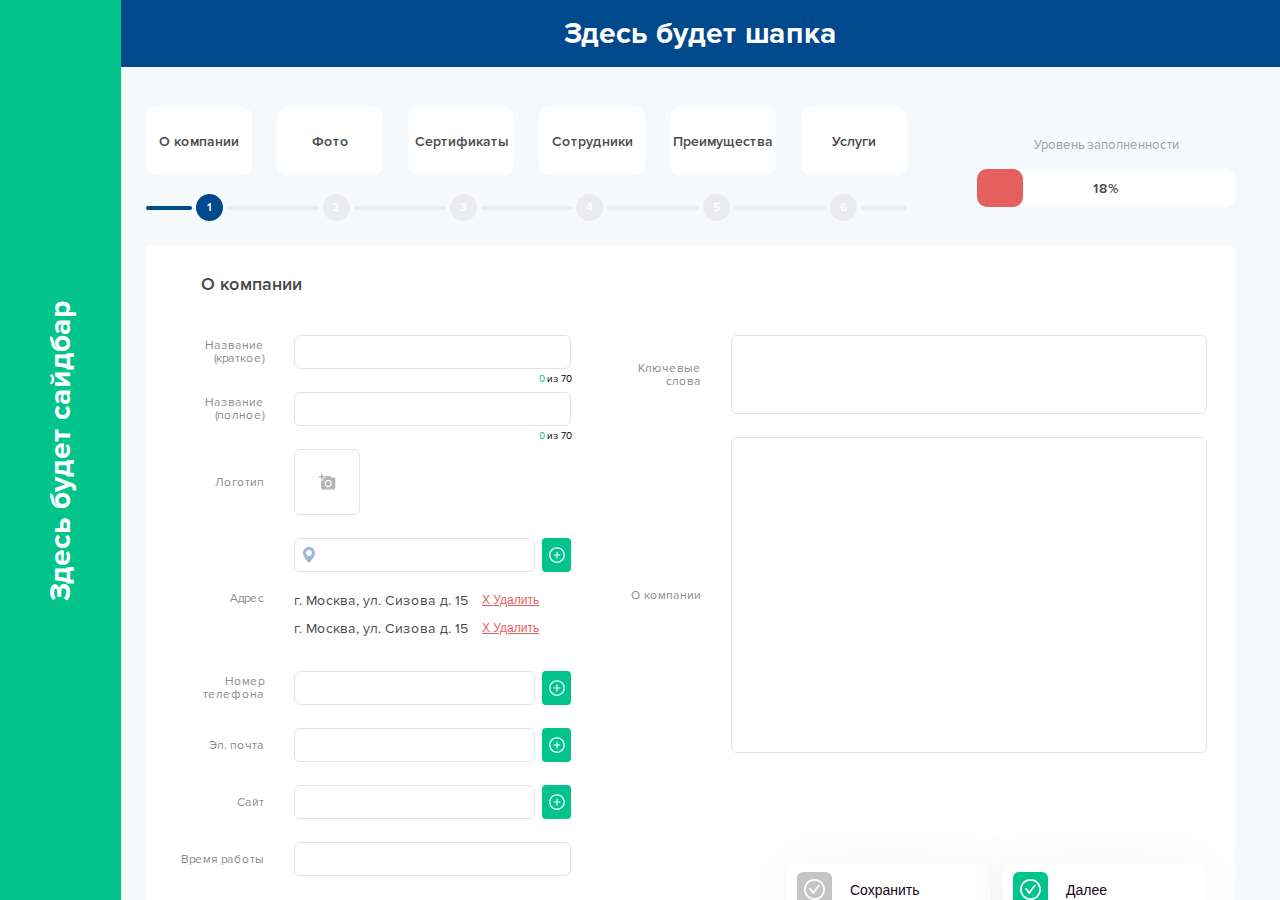
<file: index.html>
<!DOCTYPE html>
<html lang="en">

<head>
    <meta charset="UTF-8">
    <meta http-equiv="X-UA-Compatible" content="IE=edge">
    <meta name="viewport" content="width=device-width, initial-scale=1.0">
    <title>Добавление компании</title>
    <link rel="stylesheet" href="css/nice-select.css">
    <link rel="stylesheet" href="css/datepicker.css">
    <link rel="stylesheet" href="https://cdn.jsdelivr.net/npm/bootstrap@4.6.0/dist/css/bootstrap.min.css" integrity="sha384-B0vP5xmATw1+K9KRQjQERJvTumQW0nPEzvF6L/Z6nronJ3oUOFUFpCjEUQouq2+l" crossorigin="anonymous">
    <link rel="stylesheet" href="css/jquery.mCustomScrollbar.css">
    <link rel="stylesheet" href="css/style.css">
</head>

<body>
    <div class="wrapper">
        <aside class='removed-sidebar'>
            <span>Здесь будет сайдбар</span>
        </aside>
        <main>
            <header class='removed-header'>Здесь будет шапка</header>
            <div class="company-add">
                <div class="company-add__top">
                    <div class="company-add__top-left">
                        <div class="company-add__tabs">
                            <div class="company-add__tab">О компании</div>
                            <div class="company-add__tab">Фото</div>
                            <div class="company-add__tab">Сертификаты</div>
                            <div class="company-add__tab">Сотрудники</div>
                            <div class="company-add__tab">Преимущества</div>
                            <div class="company-add__tab">Услуги</div>
                        </div>
                        <div class="company-add__steps">
                            <div class="company-add__step company-add__step--active"><span>1</span></div>
                            <div class="company-add__step"><span>2</span></div>
                            <div class="company-add__step"><span>3</span></div>
                            <div class="company-add__step"><span>4</span></div>
                            <div class="company-add__step"><span>5</span></div>
                            <div class="company-add__step"><span>6</span></div>
                        </div>
                    </div>
                    <div class="company-add__top-right">
                        <p>Уровень заполненности</p>
                        <div class="company-add__progress-bar">
                            <strong>18%</strong>
                            <span style="width: 18%;background: #E75E5E;"></span>
                        </div>

                    </div>
                </div>
                <div class="company-add__content">
                    <div class="company-add__about">
                        <div class="company-add__title">О компании</div>
                        <div class="company-add__about-content">
                            <div class="company-add__about-left">
                                <div class="company-add__item">
                                    <span>Название (краткое)</span>
                                    <div class="company-add__item-input">
                                        <input type="text">
                                        <div><span>0</span> из 70</div>
                                    </div>
                                </div>
                                <div class="company-add__item">
                                    <span>Название (полное)</span>
                                    <div class="company-add__item-input">
                                        <input type="text">
                                        <div><span>0</span> из 70</div>
                                    </div>
                                </div>
                                <div class="company-add__item">
                                    <span>Логотип</span>
                                    <div class="company-add__item-add">
                                        <div>
                                            <input type="file" name="" id="" accept=".png, .jpg, .jpeg">
                                            <svg width="17" height="18" viewBox="0 0 17 18" fill="none" xmlns="http://www.w3.org/2000/svg">
                                                <path d="M2.125 3V0.75H3.54167V3H5.66667V4.5H3.54167V6.75H2.125V4.5H0V3H2.125ZM4.25 7.5V5.25H6.375V3H11.3333L12.6296 4.5H14.875C15.6542 4.5 16.2917 5.175 16.2917 6V15C16.2917 15.825 15.6542 16.5 14.875 16.5H3.54167C2.7625 16.5 2.125 15.825 2.125 15V7.5H4.25ZM9.20833 14.25C11.1633 14.25 12.75 12.57 12.75 10.5C12.75 8.43 11.1633 6.75 9.20833 6.75C7.25333 6.75 5.66667 8.43 5.66667 10.5C5.66667 12.57 7.25333 14.25 9.20833 14.25ZM6.94167 10.5C6.94167 11.8275 7.95458 12.9 9.20833 12.9C10.4621 12.9 11.475 11.8275 11.475 10.5C11.475 9.1725 10.4621 8.1 9.20833 8.1C7.95458 8.1 6.94167 9.1725 6.94167 10.5Z" fill="#B4B4B4"/>
                                            </svg>
                                        </div>
                                    </div>
                                </div>
                                <div class="company-add__item align-items-start">
                                    <span class="mt-10">Адрес</span>
                                    <div class="company-add__item-location">
                                        <div class="company-add__item-location-input">
                                            <input type="text">
                                            <button class="green-btn">
                                                <svg width="18" height="18" viewBox="0 0 18 18" fill="none" xmlns="http://www.w3.org/2000/svg">
                                                    <path d="M12.2344 8.4375H9.5625V5.76562C9.5625 5.68828 9.49922 5.625 9.42188 5.625H8.57813C8.50078 5.625 8.4375 5.68828 8.4375 5.76562V8.4375H5.76563C5.68828 8.4375 5.625 8.50078 5.625 8.57812V9.42188C5.625 9.49922 5.68828 9.5625 5.76563 9.5625H8.4375V12.2344C8.4375 12.3117 8.50078 12.375 8.57813 12.375H9.42188C9.49922 12.375 9.5625 12.3117 9.5625 12.2344V9.5625H12.2344C12.3117 9.5625 12.375 9.49922 12.375 9.42188V8.57812C12.375 8.50078 12.3117 8.4375 12.2344 8.4375Z" fill="white"/>
                                                    <path d="M9 1.125C4.65117 1.125 1.125 4.65117 1.125 9C1.125 13.3488 4.65117 16.875 9 16.875C13.3488 16.875 16.875 13.3488 16.875 9C16.875 4.65117 13.3488 1.125 9 1.125ZM9 15.5391C5.38945 15.5391 2.46094 12.6105 2.46094 9C2.46094 5.38945 5.38945 2.46094 9 2.46094C12.6105 2.46094 15.5391 5.38945 15.5391 9C15.5391 12.6105 12.6105 15.5391 9 15.5391Z" fill="white"/>
                                                </svg>
                                            </button>
                                        </div>
                                        <div class="company-add__item-location-selected">
                                            <p>
                                                <span>г. Москва, ул. Сизова д. 15</span>
                                                <button>Х Удалить</button>
                                            </p>
                                            <p class='mb-0'>
                                                <span>г. Москва, ул. Сизова д. 15</span>
                                                <button>Х Удалить</button>
                                            </p>
                                        </div>
                                    </div>
                                </div>
                                <div class="company-add__item">
                                    <span>Номер телефона</span>
                                    <div>
                                        <input type="text">
                                        <button class="green-btn">
                                            <svg width="18" height="18" viewBox="0 0 18 18" fill="none" xmlns="http://www.w3.org/2000/svg">
                                                <path d="M12.2344 8.4375H9.5625V5.76562C9.5625 5.68828 9.49922 5.625 9.42188 5.625H8.57813C8.50078 5.625 8.4375 5.68828 8.4375 5.76562V8.4375H5.76563C5.68828 8.4375 5.625 8.50078 5.625 8.57812V9.42188C5.625 9.49922 5.68828 9.5625 5.76563 9.5625H8.4375V12.2344C8.4375 12.3117 8.50078 12.375 8.57813 12.375H9.42188C9.49922 12.375 9.5625 12.3117 9.5625 12.2344V9.5625H12.2344C12.3117 9.5625 12.375 9.49922 12.375 9.42188V8.57812C12.375 8.50078 12.3117 8.4375 12.2344 8.4375Z" fill="white"/>
                                                <path d="M9 1.125C4.65117 1.125 1.125 4.65117 1.125 9C1.125 13.3488 4.65117 16.875 9 16.875C13.3488 16.875 16.875 13.3488 16.875 9C16.875 4.65117 13.3488 1.125 9 1.125ZM9 15.5391C5.38945 15.5391 2.46094 12.6105 2.46094 9C2.46094 5.38945 5.38945 2.46094 9 2.46094C12.6105 2.46094 15.5391 5.38945 15.5391 9C15.5391 12.6105 12.6105 15.5391 9 15.5391Z" fill="white"/>
                                            </svg>
                                        </button>
                                    </div>
                                </div>
                                <div class="company-add__item">
                                    <span>Эл.                                    почта</span>
                                    <div>
                                        <input type="text">
                                        <button class="green-btn">
                                            <svg width="18" height="18" viewBox="0 0 18 18" fill="none" xmlns="http://www.w3.org/2000/svg">
                                                <path d="M12.2344 8.4375H9.5625V5.76562C9.5625 5.68828 9.49922 5.625 9.42188 5.625H8.57813C8.50078 5.625 8.4375 5.68828 8.4375 5.76562V8.4375H5.76563C5.68828 8.4375 5.625 8.50078 5.625 8.57812V9.42188C5.625 9.49922 5.68828 9.5625 5.76563 9.5625H8.4375V12.2344C8.4375 12.3117 8.50078 12.375 8.57813 12.375H9.42188C9.49922 12.375 9.5625 12.3117 9.5625 12.2344V9.5625H12.2344C12.3117 9.5625 12.375 9.49922 12.375 9.42188V8.57812C12.375 8.50078 12.3117 8.4375 12.2344 8.4375Z" fill="white"/>
                                                <path d="M9 1.125C4.65117 1.125 1.125 4.65117 1.125 9C1.125 13.3488 4.65117 16.875 9 16.875C13.3488 16.875 16.875 13.3488 16.875 9C16.875 4.65117 13.3488 1.125 9 1.125ZM9 15.5391C5.38945 15.5391 2.46094 12.6105 2.46094 9C2.46094 5.38945 5.38945 2.46094 9 2.46094C12.6105 2.46094 15.5391 5.38945 15.5391 9C15.5391 12.6105 12.6105 15.5391 9 15.5391Z" fill="white"/>
                                            </svg>
                                        </button>
                                    </div>
                                </div>
                                <div class="company-add__item">
                                    <span>Сайт</span>
                                    <div>
                                        <input type="text">
                                        <button class="green-btn">
                                            <svg width="18" height="18" viewBox="0 0 18 18" fill="none" xmlns="http://www.w3.org/2000/svg">
                                                <path d="M12.2344 8.4375H9.5625V5.76562C9.5625 5.68828 9.49922 5.625 9.42188 5.625H8.57813C8.50078 5.625 8.4375 5.68828 8.4375 5.76562V8.4375H5.76563C5.68828 8.4375 5.625 8.50078 5.625 8.57812V9.42188C5.625 9.49922 5.68828 9.5625 5.76563 9.5625H8.4375V12.2344C8.4375 12.3117 8.50078 12.375 8.57813 12.375H9.42188C9.49922 12.375 9.5625 12.3117 9.5625 12.2344V9.5625H12.2344C12.3117 9.5625 12.375 9.49922 12.375 9.42188V8.57812C12.375 8.50078 12.3117 8.4375 12.2344 8.4375Z" fill="white"/>
                                                <path d="M9 1.125C4.65117 1.125 1.125 4.65117 1.125 9C1.125 13.3488 4.65117 16.875 9 16.875C13.3488 16.875 16.875 13.3488 16.875 9C16.875 4.65117 13.3488 1.125 9 1.125ZM9 15.5391C5.38945 15.5391 2.46094 12.6105 2.46094 9C2.46094 5.38945 5.38945 2.46094 9 2.46094C12.6105 2.46094 15.5391 5.38945 15.5391 9C15.5391 12.6105 12.6105 15.5391 9 15.5391Z" fill="white"/>
                                            </svg>
                                        </button>
                                    </div>
                                </div>
                                <div class="company-add__item">
                                    <span>Время работы</span>
                                    <div><input type="text"></div>
                                </div>
                            </div>
                            <div class="company-add__about-right">
                                <div class="company-add__item align-items-start">
                                    <span class="mt-1">Ключевые
                                        слова</span>
                                    <div>
                                        <textarea></textarea>
                                    </div>
                                </div>
                                <div class="company-add__item align-items-start">
                                    <span class="mt-1">О компании</span>
                                    <div>
                                        <textarea class="company-add__item-textarea316"></textarea>
                                    </div>
                                </div>
                            </div>
                        </div>
                        <div class="company-add__buttons">
                            <button class="save-btn save-btn--disabled custom-btn">
                                <i>
                                    <svg width="21" height="21" viewBox="0 0 21 21" fill="none" xmlns="http://www.w3.org/2000/svg">
                                        <path d="M15.7751 6H14.4522C14.1645 6 13.8909 6.13869 13.7217 6.37644L9.28767 12.5467L7.2794 9.75024C7.11017 9.51532 6.83939 9.37381 6.54887 9.37381H5.22601C5.04267 9.37381 4.93548 9.58325 5.04267 9.73326L8.55714 14.6241C8.64016 14.7404 8.74961 14.8352 8.87641 14.9005C9.00321 14.9659 9.14371 15 9.28626 15C9.42882 15 9.56932 14.9659 9.69612 14.9005C9.82292 14.8352 9.93237 14.7404 10.0154 14.6241L15.9556 6.35946C16.0656 6.20945 15.9584 6 15.7751 6Z" fill="white"></path>
                                        <path d="M10.5 0C4.70156 0 0 4.70156 0 10.5C0 16.2984 4.70156 21 10.5 21C16.2984 21 21 16.2984 21 10.5C21 4.70156 16.2984 0 10.5 0ZM10.5 19.2188C5.68594 19.2188 1.78125 15.3141 1.78125 10.5C1.78125 5.68594 5.68594 1.78125 10.5 1.78125C15.3141 1.78125 19.2188 5.68594 19.2188 10.5C19.2188 15.3141 15.3141 19.2188 10.5 19.2188Z" fill="white"></path>
                                    </svg>
                                </i>
                                <span>Сохранить</span>
                            </button>
                            <button class="save-btn custom-btn">
                                <i>
                                    <svg width="21" height="21" viewBox="0 0 21 21" fill="none" xmlns="http://www.w3.org/2000/svg">
                                        <path d="M15.7751 6H14.4522C14.1645 6 13.8909 6.13869 13.7217 6.37644L9.28767 12.5467L7.2794 9.75024C7.11017 9.51532 6.83939 9.37381 6.54887 9.37381H5.22601C5.04267 9.37381 4.93548 9.58325 5.04267 9.73326L8.55714 14.6241C8.64016 14.7404 8.74961 14.8352 8.87641 14.9005C9.00321 14.9659 9.14371 15 9.28626 15C9.42882 15 9.56932 14.9659 9.69612 14.9005C9.82292 14.8352 9.93237 14.7404 10.0154 14.6241L15.9556 6.35946C16.0656 6.20945 15.9584 6 15.7751 6Z" fill="white"></path>
                                        <path d="M10.5 0C4.70156 0 0 4.70156 0 10.5C0 16.2984 4.70156 21 10.5 21C16.2984 21 21 16.2984 21 10.5C21 4.70156 16.2984 0 10.5 0ZM10.5 19.2188C5.68594 19.2188 1.78125 15.3141 1.78125 10.5C1.78125 5.68594 5.68594 1.78125 10.5 1.78125C15.3141 1.78125 19.2188 5.68594 19.2188 10.5C19.2188 15.3141 15.3141 19.2188 10.5 19.2188Z" fill="white"></path>
                                    </svg>
                                </i>
                                <span>Далее</span>
                            </button>
                        </div>
                    </div>
                </div>
            </div>
        </main>
    </div>

    <script src="js/jquery-1.11.3.min.js"></script>
    <script src="js/bootstrap.min.js"></script>
    <script src="js/jquery.mCustomScrollbar.concat.min.js"></script>
    <script src="js/jquery.nice-select.min.js"></script>
    <script src="js/datapicker.js"></script>
    <script src="js/chart.min.js"></script>

    <script src="js/index.js"></script>
</body>

</html>
</file>
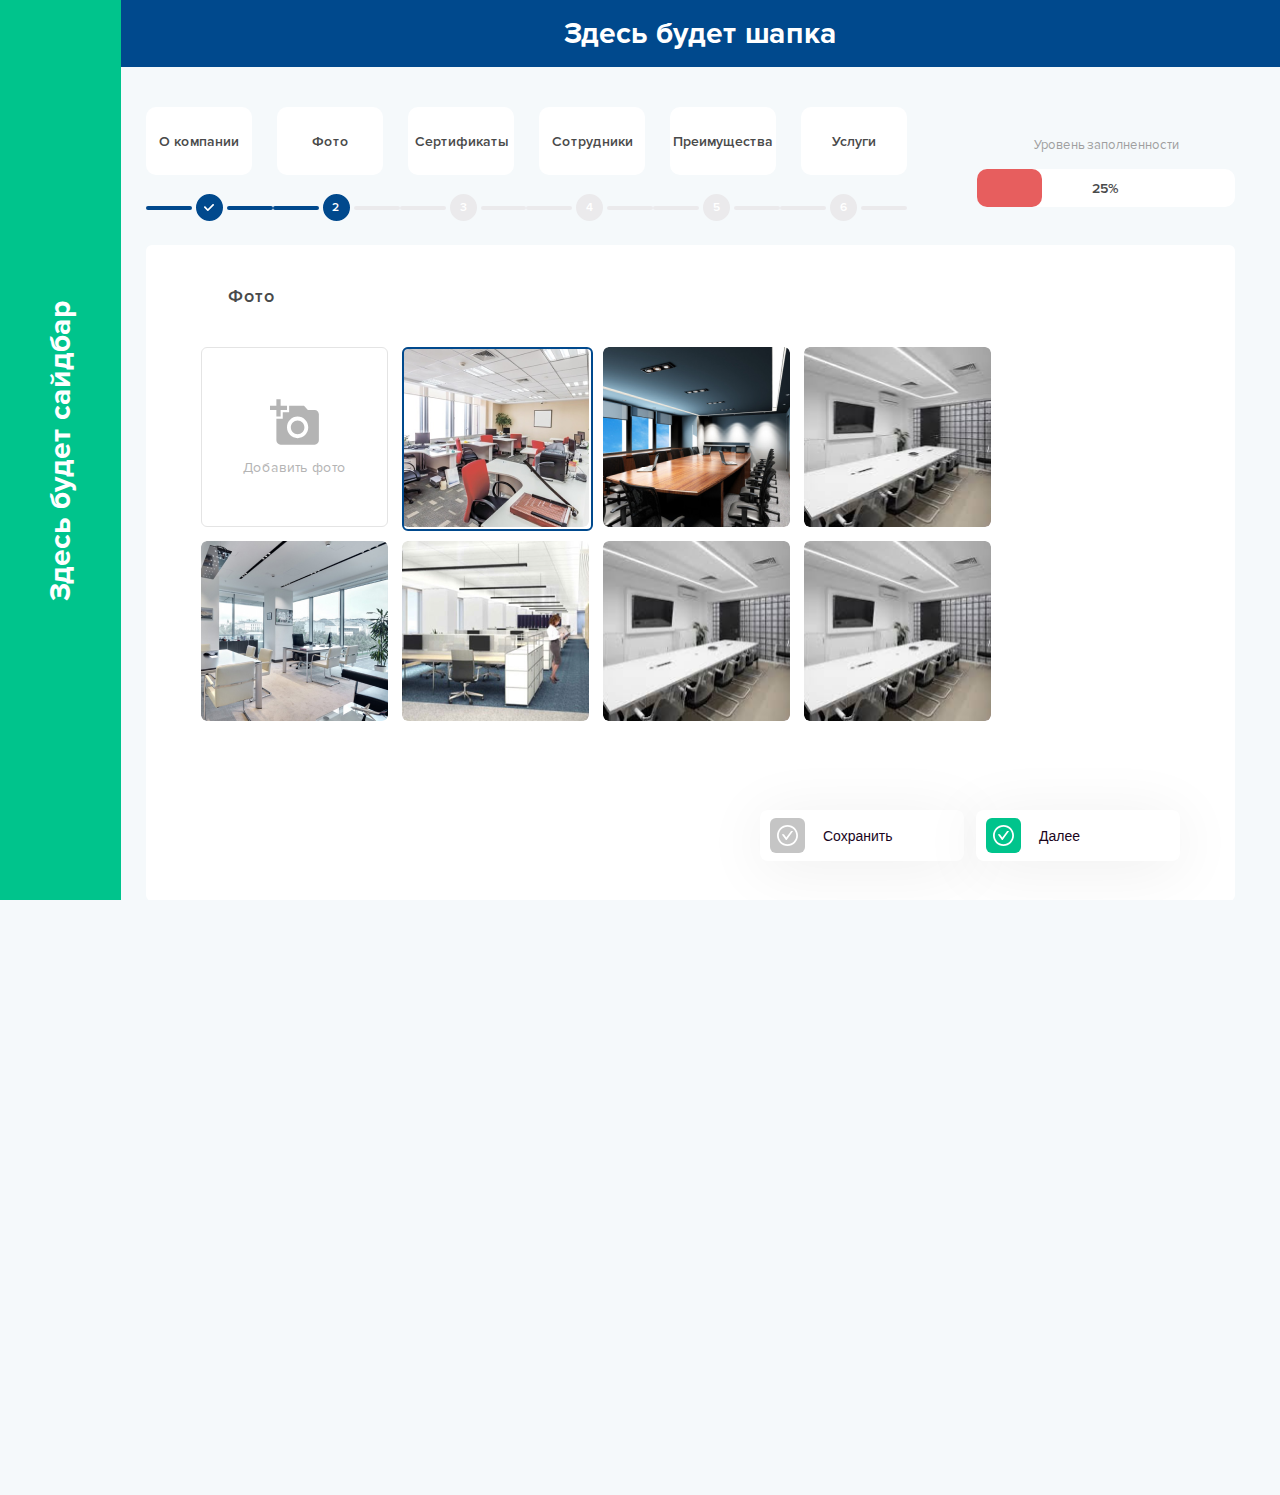
<file: index2.html>
<!DOCTYPE html>
<html lang="en">

<head>
    <meta charset="UTF-8">
    <meta http-equiv="X-UA-Compatible" content="IE=edge">
    <meta name="viewport" content="width=device-width, initial-scale=1.0">
    <title>Добавление компании</title>
    <link rel="stylesheet" href="css/nice-select.css">
    <link rel="stylesheet" href="css/datepicker.css">
    <link rel="stylesheet" href="https://cdn.jsdelivr.net/npm/bootstrap@4.6.0/dist/css/bootstrap.min.css" integrity="sha384-B0vP5xmATw1+K9KRQjQERJvTumQW0nPEzvF6L/Z6nronJ3oUOFUFpCjEUQouq2+l" crossorigin="anonymous">
    <link rel="stylesheet" href="css/jquery.mCustomScrollbar.css">
    <link rel="stylesheet" href="css/style.css">
</head>

<body>
    <div class="wrapper">
        <aside class='removed-sidebar'>
            <span>Здесь будет сайдбар</span>
        </aside>
        <main>
            <header class='removed-header'>Здесь будет шапка</header>
            <div class="company-add">
                <div class="company-add__top">
                    <div class="company-add__top-left">
                        <div class="company-add__tabs">
                            <div class="company-add__tab">О компании</div>
                            <div class="company-add__tab">Фото</div>
                            <div class="company-add__tab">Сертификаты</div>
                            <div class="company-add__tab">Сотрудники</div>
                            <div class="company-add__tab">Преимущества</div>
                            <div class="company-add__tab">Услуги</div>
                        </div>
                        <div class="company-add__steps">
                            <div class="company-add__step company-add__step--active company-add__step--filled"><span>1</span></div>
                            <div class="company-add__step company-add__step--active"><span>2</span></div>
                            <div class="company-add__step"><span>3</span></div>
                            <div class="company-add__step"><span>4</span></div>
                            <div class="company-add__step"><span>5</span></div>
                            <div class="company-add__step"><span>6</span></div>
                        </div>
                    </div>
                    <div class="company-add__top-right">
                        <p>Уровень заполненности</p>
                        <div class="company-add__progress-bar">
                            <strong>25%</strong>
                            <span style="width: 25%;background: #E75E5E;"></span>
                        </div>

                    </div>
                </div>
                <div class="company-add__content d-flex justify-content-between">
                    <div class="company-add__content-left">
                        <div class="company-add__content-left-inner">
                            <div class="company-add__title ml-0">Фото</div>
                            <div class="company-add__photo-items">
                                <div class="company-add__photo-item company-add__photo-item--file">
                                    <svg width="49" height="46" viewBox="0 0 49 46" fill="none" xmlns="http://www.w3.org/2000/svg">
                                    <path d="M6.375 6.66663V0.166626H10.625V6.66663H17V11H10.625V17.5H6.375V11H0V6.66663H6.375ZM12.75 19.6666V13.1666H19.125V6.66663H34L37.8887 11H44.625C46.9625 11 48.875 12.95 48.875 15.3333V41.3333C48.875 43.7166 46.9625 45.6666 44.625 45.6666H10.625C8.2875 45.6666 6.375 43.7166 6.375 41.3333V19.6666H12.75ZM27.625 39.1666C33.49 39.1666 38.25 34.3133 38.25 28.3333C38.25 22.3533 33.49 17.5 27.625 17.5C21.76 17.5 17 22.3533 17 28.3333C17 34.3133 21.76 39.1666 27.625 39.1666ZM20.825 28.3333C20.825 32.1683 23.8637 35.2666 27.625 35.2666C31.3862 35.2666 34.425 32.1683 34.425 28.3333C34.425 24.4983 31.3862 21.4 27.625 21.4C23.8637 21.4 20.825 24.4983 20.825 28.3333Z" fill="#B4B4B4"/>
                                </svg>
                                    <span>Добавить фото</span>
                                    <input type="file" accept=".png, .jpg, .jpeg">
                                </div>
                                <div class="company-add__photo-item company-add__photo-item--active">
                                    <img src="img/company1.png" alt="">
                                </div>
                                <div class="company-add__photo-item">
                                    <img src="img/company2.png" alt="">
                                </div>
                                <div class="company-add__photo-item">
                                    <img src="img/company3.png" alt="">
                                </div>
                                <div class="company-add__photo-item">
                                    <img src="img/company4.png" alt="">
                                </div>
                                <div class="company-add__photo-item">
                                    <img src="img/company5.png" alt="">
                                </div>
                                <div class="company-add__photo-item">
                                    <img src="img/company7.png" alt="">
                                </div>
                                <div class="company-add__photo-item">
                                    <img src="img/company7.png" alt="">
                                </div>

                            </div>
                        </div>

                        <div class="mt-0 company-add__buttons">
                            <button class=" save-btn save-btn--disabled custom-btn">
                                <i>
                                    <svg width="21" height="21" viewBox="0 0 21 21" fill="none" xmlns="http://www.w3.org/2000/svg">
                                        <path d="M15.7751 6H14.4522C14.1645 6 13.8909 6.13869 13.7217 6.37644L9.28767 12.5467L7.2794 9.75024C7.11017 9.51532 6.83939 9.37381 6.54887 9.37381H5.22601C5.04267 9.37381 4.93548 9.58325 5.04267 9.73326L8.55714 14.6241C8.64016 14.7404 8.74961 14.8352 8.87641 14.9005C9.00321 14.9659 9.14371 15 9.28626 15C9.42882 15 9.56932 14.9659 9.69612 14.9005C9.82292 14.8352 9.93237 14.7404 10.0154 14.6241L15.9556 6.35946C16.0656 6.20945 15.9584 6 15.7751 6Z" fill="white"></path>
                                        <path d="M10.5 0C4.70156 0 0 4.70156 0 10.5C0 16.2984 4.70156 21 10.5 21C16.2984 21 21 16.2984 21 10.5C21 4.70156 16.2984 0 10.5 0ZM10.5 19.2188C5.68594 19.2188 1.78125 15.3141 1.78125 10.5C1.78125 5.68594 5.68594 1.78125 10.5 1.78125C15.3141 1.78125 19.2188 5.68594 19.2188 10.5C19.2188 15.3141 15.3141 19.2188 10.5 19.2188Z" fill="white"></path>
                                    </svg>
                                </i>
                                <span>Сохранить</span>
                            </button>
                            <button class="save-btn custom-btn">
                                <i>
                                    <svg width="21" height="21" viewBox="0 0 21 21" fill="none" xmlns="http://www.w3.org/2000/svg">
                                        <path d="M15.7751 6H14.4522C14.1645 6 13.8909 6.13869 13.7217 6.37644L9.28767 12.5467L7.2794 9.75024C7.11017 9.51532 6.83939 9.37381 6.54887 9.37381H5.22601C5.04267 9.37381 4.93548 9.58325 5.04267 9.73326L8.55714 14.6241C8.64016 14.7404 8.74961 14.8352 8.87641 14.9005C9.00321 14.9659 9.14371 15 9.28626 15C9.42882 15 9.56932 14.9659 9.69612 14.9005C9.82292 14.8352 9.93237 14.7404 10.0154 14.6241L15.9556 6.35946C16.0656 6.20945 15.9584 6 15.7751 6Z" fill="white"></path>
                                        <path d="M10.5 0C4.70156 0 0 4.70156 0 10.5C0 16.2984 4.70156 21 10.5 21C16.2984 21 21 16.2984 21 10.5C21 4.70156 16.2984 0 10.5 0ZM10.5 19.2188C5.68594 19.2188 1.78125 15.3141 1.78125 10.5C1.78125 5.68594 5.68594 1.78125 10.5 1.78125C15.3141 1.78125 19.2188 5.68594 19.2188 10.5C19.2188 15.3141 15.3141 19.2188 10.5 19.2188Z" fill="white"></path>
                                    </svg>
                                </i>
                                <span>Далее</span>
                            </button>
                        </div>
                    </div>
                    <div class="company-add__content-right">
                        <div class="company-add__content-right-inner">
                            <div class="company-add__edit">
                                <div class="company-add__title ml-0">Редактирование фото</div>
                                <div class="company-add__edit-item">
                                    <span>Файл</span>
                                    <div>
                                        <img src="img/company1.png" alt="">
                                        <strong>Foto1.jpg</strong>
                                        <small>450x460</small>
                                    </div>
                                </div>
                                <div class="company-add__edit-item align-items-center">
                                    <span>Заголовок </span>
                                    <div>
                                        <input type="text">
                                    </div>
                                </div>
                                <div class="company-add__edit-item align-items-center">
                                    <span>Подпись</span>
                                    <div>
                                        <input type="text">
                                    </div>
                                </div>
                                <div class="company-add__edit-item">
                                    <span>Атрибут Alt</span>
                                    <div>
                                        <textarea class=""></textarea>
                                    </div>
                                </div>
                                <div class="company-add__edit-item">
                                    <span>Описание</span>
                                    <div>
                                        <textarea class="company-add__edit-item-textarea143"></textarea>
                                    </div>
                                </div>
                                <div class="company-add__edit-item">
                                    <span>Использовать
                                        как фото обложки</span>
                                    <div class="company-add__edit-item-check">
                                        <input type='checkbox' class="checkbox" id='c' />
                                        <label for='c'></label>
                                    </div>
                                </div>
                            </div>

                        </div>
                        <div class="content__right-nav">
                            <button class="save-btn custom-btn">
                                <i>
                                    <svg width="21" height="21" viewBox="0 0 21 21" fill="none" xmlns="http://www.w3.org/2000/svg">
                                        <path d="M15.7751 6H14.4522C14.1645 6 13.8909 6.13869 13.7217 6.37644L9.28767 12.5467L7.2794 9.75024C7.11017 9.51532 6.83939 9.37381 6.54887 9.37381H5.22601C5.04267 9.37381 4.93548 9.58325 5.04267 9.73326L8.55714 14.6241C8.64016 14.7404 8.74961 14.8352 8.87641 14.9005C9.00321 14.9659 9.14371 15 9.28626 15C9.42882 15 9.56932 14.9659 9.69612 14.9005C9.82292 14.8352 9.93237 14.7404 10.0154 14.6241L15.9556 6.35946C16.0656 6.20945 15.9584 6 15.7751 6Z" fill="white"></path>
                                        <path d="M10.5 0C4.70156 0 0 4.70156 0 10.5C0 16.2984 4.70156 21 10.5 21C16.2984 21 21 16.2984 21 10.5C21 4.70156 16.2984 0 10.5 0ZM10.5 19.2188C5.68594 19.2188 1.78125 15.3141 1.78125 10.5C1.78125 5.68594 5.68594 1.78125 10.5 1.78125C15.3141 1.78125 19.2188 5.68594 19.2188 10.5C19.2188 15.3141 15.3141 19.2188 10.5 19.2188Z" fill="white"></path>
                                    </svg>
                                </i>
                                <span>Сохранить</span>
                            </button>
                            <button class="delete-btn custom-btn">
                                <i>
                                    <svg width="22" height="22" viewBox="0 0 22 22" fill="none" xmlns="http://www.w3.org/2000/svg">
                                        <path d="M11 0C8.08262 0 5.28473 1.15893 3.22183 3.22183C1.15893 5.28473 0 8.08262 0 11C0 13.9174 1.15893 16.7153 3.22183 18.7782C5.28473 20.8411 8.08262 22 11 22C13.9174 22 16.7153 20.8411 18.7782 18.7782C20.8411 16.7153 22 13.9174 22 11C22 8.08262 20.8411 5.28473 18.7782 3.22183C16.7153 1.15893 13.9174 0 11 0V0ZM11 19.9375C8.62963 19.9375 6.35634 18.9959 4.68023 17.3198C3.00413 15.6437 2.0625 13.3704 2.0625 11C2.0625 8.62963 3.00413 6.35634 4.68023 4.68023C6.35634 3.00413 8.62963 2.0625 11 2.0625C13.3704 2.0625 15.6437 3.00413 17.3198 4.68023C18.9959 6.35634 19.9375 8.62963 19.9375 11C19.9375 13.3704 18.9959 15.6437 17.3198 17.3198C15.6437 18.9959 13.3704 19.9375 11 19.9375Z" fill="#FFFFFF"></path>
                                        <path d="M14.4375 5.5L11 8.9375L7.5625 5.5L5.5 7.5625L8.9375 11L5.5 14.4375L7.5625 16.5L11 13.0625L14.4375 16.5L16.5 14.4375L13.0625 11L16.5 7.5625L14.4375 5.5Z" fill="#FFFFFF"></path>
                                    </svg>
                                </i>
                                <span>Удалить</span>
                            </button>
                        </div>
                    </div>
                </div>
            </div>
        </main>
    </div>

    <script src="js/jquery-1.11.3.min.js"></script>
    <script src="js/bootstrap.min.js"></script>
    <script src="js/jquery.mCustomScrollbar.concat.min.js"></script>
    <script src="js/jquery.nice-select.min.js"></script>
    <script src="js/datapicker.js"></script>
    <script src="js/chart.min.js"></script>

    <script src="js/index.js"></script>
</body>

</html>
</file>
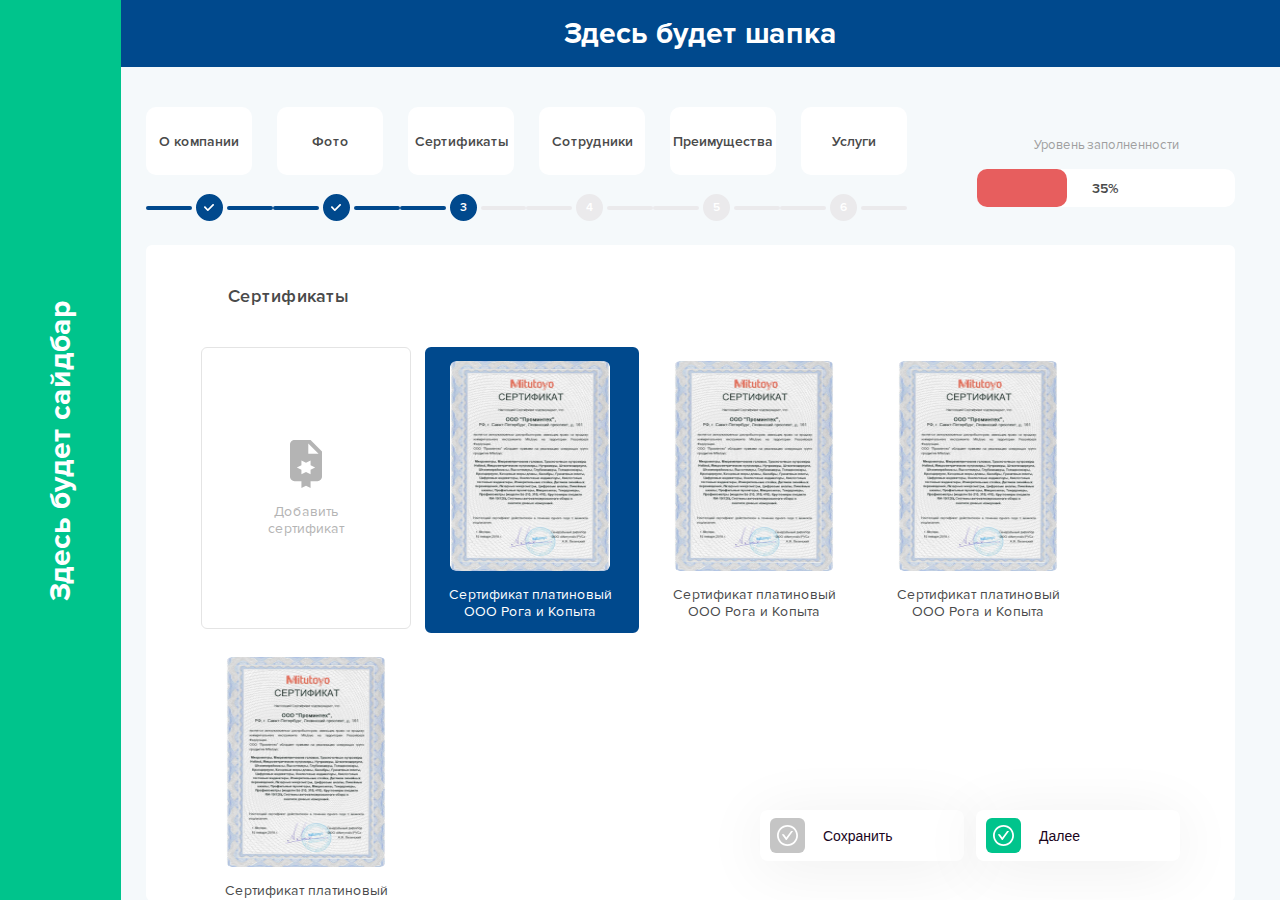
<file: index3.html>
<!DOCTYPE html>
<html lang="en">

<head>
    <meta charset="UTF-8">
    <meta http-equiv="X-UA-Compatible" content="IE=edge">
    <meta name="viewport" content="width=device-width, initial-scale=1.0">
    <title>Добавление компании</title>
    <link rel="stylesheet" href="css/nice-select.css">
    <link rel="stylesheet" href="css/datepicker.css">
    <link rel="stylesheet" href="https://cdn.jsdelivr.net/npm/bootstrap@4.6.0/dist/css/bootstrap.min.css" integrity="sha384-B0vP5xmATw1+K9KRQjQERJvTumQW0nPEzvF6L/Z6nronJ3oUOFUFpCjEUQouq2+l" crossorigin="anonymous">
    <link rel="stylesheet" href="css/jquery.mCustomScrollbar.css">
    <link rel="stylesheet" href="css/style.css">
</head>

<body>
    <div class="wrapper">
        <aside class='removed-sidebar'>
            <span>Здесь будет сайдбар</span>
        </aside>
        <main>
            <header class='removed-header'>Здесь будет шапка</header>
            <div class="company-add">
                <div class="company-add__top">
                    <div class="company-add__top-left">
                        <div class="company-add__tabs">
                            <div class="company-add__tab">О компании</div>
                            <div class="company-add__tab">Фото</div>
                            <div class="company-add__tab">Сертификаты</div>
                            <div class="company-add__tab">Сотрудники</div>
                            <div class="company-add__tab">Преимущества</div>
                            <div class="company-add__tab">Услуги</div>
                        </div>
                        <div class="company-add__steps">
                            <div class="company-add__step company-add__step--active company-add__step--filled"><span>1</span></div>
                            <div class="company-add__step company-add__step--active company-add__step--filled"><span>2</span></div>
                            <div class="company-add__step company-add__step--active"><span>3</span></div>
                            <div class="company-add__step"><span>4</span></div>
                            <div class="company-add__step"><span>5</span></div>
                            <div class="company-add__step"><span>6</span></div>
                        </div>
                    </div>
                    <div class="company-add__top-right">
                        <p>Уровень заполненности</p>
                        <div class="company-add__progress-bar">
                            <strong>35%</strong>
                            <span style="width: 35%;background: #E75E5E;"></span>
                        </div>

                    </div>
                </div>
                <div class="company-add__content d-flex justify-content-between">
                    <div class="company-add__content-left">
                        <div class="company-add__content-left-inner">
                            <div class="company-add__title ml-0">Сертификаты</div>
                            <div class="company-add__doc-items">
                                <div class="company-add__doc-item company-add__doc-item--file">
                                    <svg width="32" height="48" viewBox="0 0 32 48" fill="none" xmlns="http://www.w3.org/2000/svg">
                                        <path d="M20.5714 0H4.57143C3.35901 0 2.19625 0.481631 1.33894 1.33894C0.481631 2.19625 0 3.35901 0 4.57143V36.5714C0 37.7838 0.481631 38.9466 1.33894 39.8039C2.19625 40.6612 3.35901 41.1429 4.57143 41.1429H11.4286V48L16 45.7143L20.5714 48V41.1429H27.4286C28.641 41.1429 29.8038 40.6612 30.6611 39.8039C31.5184 38.9466 32 37.7838 32 36.5714V11.4286L20.5714 0ZM20.5714 29.7143V34.2857L16 32L11.4286 34.2857V29.7143L6.85714 27.4286L11.4286 25.1429V20.5714L16 22.8571L20.5714 20.5714V25.1429L25.1429 27.4286L20.5714 29.7143ZM18.2857 13.7143V3.42857L28.5714 13.7143H18.2857Z" fill="#B4B4B4"/>
                                    </svg>
                                    <span>Добавить <br> сертификат</span>
                                    <input type="file" accept=".png, .jpg, .jpeg">
                                </div>
                                <div class="company-add__doc-item company-add__doc-item--active">
                                    <img src="img/doc.png" alt="">
                                    <span>Сертификат платиновый ООО Рога и Копыта</span>
                                </div>
                                <div class="company-add__doc-item">
                                    <img src="img/doc.png" alt="">
                                    <span>Сертификат платиновый ООО Рога и Копыта</span>
                                </div>
                                <div class="company-add__doc-item">
                                    <img src="img/doc.png" alt="">
                                    <span>Сертификат платиновый ООО Рога и Копыта</span>
                                </div>
                                <div class="company-add__doc-item">
                                    <img src="img/doc.png" alt="">
                                    <span>Сертификат платиновый ООО Рога и Копыта</span>
                                </div>
                            </div>
                        </div>
                        <div class="mt-0 company-add__buttons">
                            <button class=" save-btn save-btn--disabled custom-btn">
                                <i>
                                    <svg width="21" height="21" viewBox="0 0 21 21" fill="none" xmlns="http://www.w3.org/2000/svg">
                                        <path d="M15.7751 6H14.4522C14.1645 6 13.8909 6.13869 13.7217 6.37644L9.28767 12.5467L7.2794 9.75024C7.11017 9.51532 6.83939 9.37381 6.54887 9.37381H5.22601C5.04267 9.37381 4.93548 9.58325 5.04267 9.73326L8.55714 14.6241C8.64016 14.7404 8.74961 14.8352 8.87641 14.9005C9.00321 14.9659 9.14371 15 9.28626 15C9.42882 15 9.56932 14.9659 9.69612 14.9005C9.82292 14.8352 9.93237 14.7404 10.0154 14.6241L15.9556 6.35946C16.0656 6.20945 15.9584 6 15.7751 6Z" fill="white"></path>
                                        <path d="M10.5 0C4.70156 0 0 4.70156 0 10.5C0 16.2984 4.70156 21 10.5 21C16.2984 21 21 16.2984 21 10.5C21 4.70156 16.2984 0 10.5 0ZM10.5 19.2188C5.68594 19.2188 1.78125 15.3141 1.78125 10.5C1.78125 5.68594 5.68594 1.78125 10.5 1.78125C15.3141 1.78125 19.2188 5.68594 19.2188 10.5C19.2188 15.3141 15.3141 19.2188 10.5 19.2188Z" fill="white"></path>
                                    </svg>
                                </i>
                                <span>Сохранить</span>
                            </button>
                            <button class="save-btn custom-btn">
                                <i>
                                    <svg width="21" height="21" viewBox="0 0 21 21" fill="none" xmlns="http://www.w3.org/2000/svg">
                                        <path d="M15.7751 6H14.4522C14.1645 6 13.8909 6.13869 13.7217 6.37644L9.28767 12.5467L7.2794 9.75024C7.11017 9.51532 6.83939 9.37381 6.54887 9.37381H5.22601C5.04267 9.37381 4.93548 9.58325 5.04267 9.73326L8.55714 14.6241C8.64016 14.7404 8.74961 14.8352 8.87641 14.9005C9.00321 14.9659 9.14371 15 9.28626 15C9.42882 15 9.56932 14.9659 9.69612 14.9005C9.82292 14.8352 9.93237 14.7404 10.0154 14.6241L15.9556 6.35946C16.0656 6.20945 15.9584 6 15.7751 6Z" fill="white"></path>
                                        <path d="M10.5 0C4.70156 0 0 4.70156 0 10.5C0 16.2984 4.70156 21 10.5 21C16.2984 21 21 16.2984 21 10.5C21 4.70156 16.2984 0 10.5 0ZM10.5 19.2188C5.68594 19.2188 1.78125 15.3141 1.78125 10.5C1.78125 5.68594 5.68594 1.78125 10.5 1.78125C15.3141 1.78125 19.2188 5.68594 19.2188 10.5C19.2188 15.3141 15.3141 19.2188 10.5 19.2188Z" fill="white"></path>
                                    </svg>
                                </i>
                                <span>Далее</span>
                            </button>
                        </div>
                    </div>
                    <div class="company-add__content-right">
                        <div class="company-add__content-right-inner">
                            <div class="company-add__edit company-add__edit--doc">
                                <div class="company-add__title ml-0">Редактирование сертификата</div>
                                <div class="company-add__edit-item">
                                    <span>Файл</span>
                                    <div>
                                        <img src="img/doc.png" alt="">
                                        <strong>Foto1.jpg</strong>
                                        <small>450x460</small>
                                    </div>
                                </div>
                                <div class="company-add__edit-item align-items-center">
                                    <span>Заголовок </span>
                                    <div>
                                        <textarea class=""></textarea>
                                    </div>
                                </div>
                                <div class="company-add__edit-item align-items-center">
                                    <span>Подпись</span>
                                    <div>
                                        <input type="text">
                                    </div>
                                </div>
                                <div class="company-add__edit-item">
                                    <span>Атрибут Alt</span>
                                    <div>
                                        <textarea class=""></textarea>
                                    </div>
                                </div>
                                <div class="company-add__edit-item">
                                    <span>Описание</span>
                                    <div>
                                        <textarea class="company-add__edit-item-textarea103"></textarea>
                                    </div>
                                </div>
                            </div>

                        </div>
                        <div class="content__right-nav">
                            <button class="save-btn custom-btn">
                                <i>
                                    <svg width="21" height="21" viewBox="0 0 21 21" fill="none" xmlns="http://www.w3.org/2000/svg">
                                        <path d="M15.7751 6H14.4522C14.1645 6 13.8909 6.13869 13.7217 6.37644L9.28767 12.5467L7.2794 9.75024C7.11017 9.51532 6.83939 9.37381 6.54887 9.37381H5.22601C5.04267 9.37381 4.93548 9.58325 5.04267 9.73326L8.55714 14.6241C8.64016 14.7404 8.74961 14.8352 8.87641 14.9005C9.00321 14.9659 9.14371 15 9.28626 15C9.42882 15 9.56932 14.9659 9.69612 14.9005C9.82292 14.8352 9.93237 14.7404 10.0154 14.6241L15.9556 6.35946C16.0656 6.20945 15.9584 6 15.7751 6Z" fill="white"></path>
                                        <path d="M10.5 0C4.70156 0 0 4.70156 0 10.5C0 16.2984 4.70156 21 10.5 21C16.2984 21 21 16.2984 21 10.5C21 4.70156 16.2984 0 10.5 0ZM10.5 19.2188C5.68594 19.2188 1.78125 15.3141 1.78125 10.5C1.78125 5.68594 5.68594 1.78125 10.5 1.78125C15.3141 1.78125 19.2188 5.68594 19.2188 10.5C19.2188 15.3141 15.3141 19.2188 10.5 19.2188Z" fill="white"></path>
                                    </svg>
                                </i>
                                <span>Сохранить</span>
                            </button>
                            <button class="delete-btn custom-btn">
                                <i>
                                    <svg width="22" height="22" viewBox="0 0 22 22" fill="none" xmlns="http://www.w3.org/2000/svg">
                                        <path d="M11 0C8.08262 0 5.28473 1.15893 3.22183 3.22183C1.15893 5.28473 0 8.08262 0 11C0 13.9174 1.15893 16.7153 3.22183 18.7782C5.28473 20.8411 8.08262 22 11 22C13.9174 22 16.7153 20.8411 18.7782 18.7782C20.8411 16.7153 22 13.9174 22 11C22 8.08262 20.8411 5.28473 18.7782 3.22183C16.7153 1.15893 13.9174 0 11 0V0ZM11 19.9375C8.62963 19.9375 6.35634 18.9959 4.68023 17.3198C3.00413 15.6437 2.0625 13.3704 2.0625 11C2.0625 8.62963 3.00413 6.35634 4.68023 4.68023C6.35634 3.00413 8.62963 2.0625 11 2.0625C13.3704 2.0625 15.6437 3.00413 17.3198 4.68023C18.9959 6.35634 19.9375 8.62963 19.9375 11C19.9375 13.3704 18.9959 15.6437 17.3198 17.3198C15.6437 18.9959 13.3704 19.9375 11 19.9375Z" fill="#FFFFFF"></path>
                                        <path d="M14.4375 5.5L11 8.9375L7.5625 5.5L5.5 7.5625L8.9375 11L5.5 14.4375L7.5625 16.5L11 13.0625L14.4375 16.5L16.5 14.4375L13.0625 11L16.5 7.5625L14.4375 5.5Z" fill="#FFFFFF"></path>
                                    </svg>
                                </i>
                                <span>Удалить</span>
                            </button>
                        </div>
                    </div>
                </div>
            </div>
        </main>
    </div>

    <script src="js/jquery-1.11.3.min.js"></script>
    <script src="js/bootstrap.min.js"></script>
    <script src="js/jquery.mCustomScrollbar.concat.min.js"></script>
    <script src="js/jquery.nice-select.min.js"></script>
    <script src="js/datapicker.js"></script>
    <script src="js/chart.min.js"></script>

    <script src="js/index.js"></script>
</body>

</html>
</file>
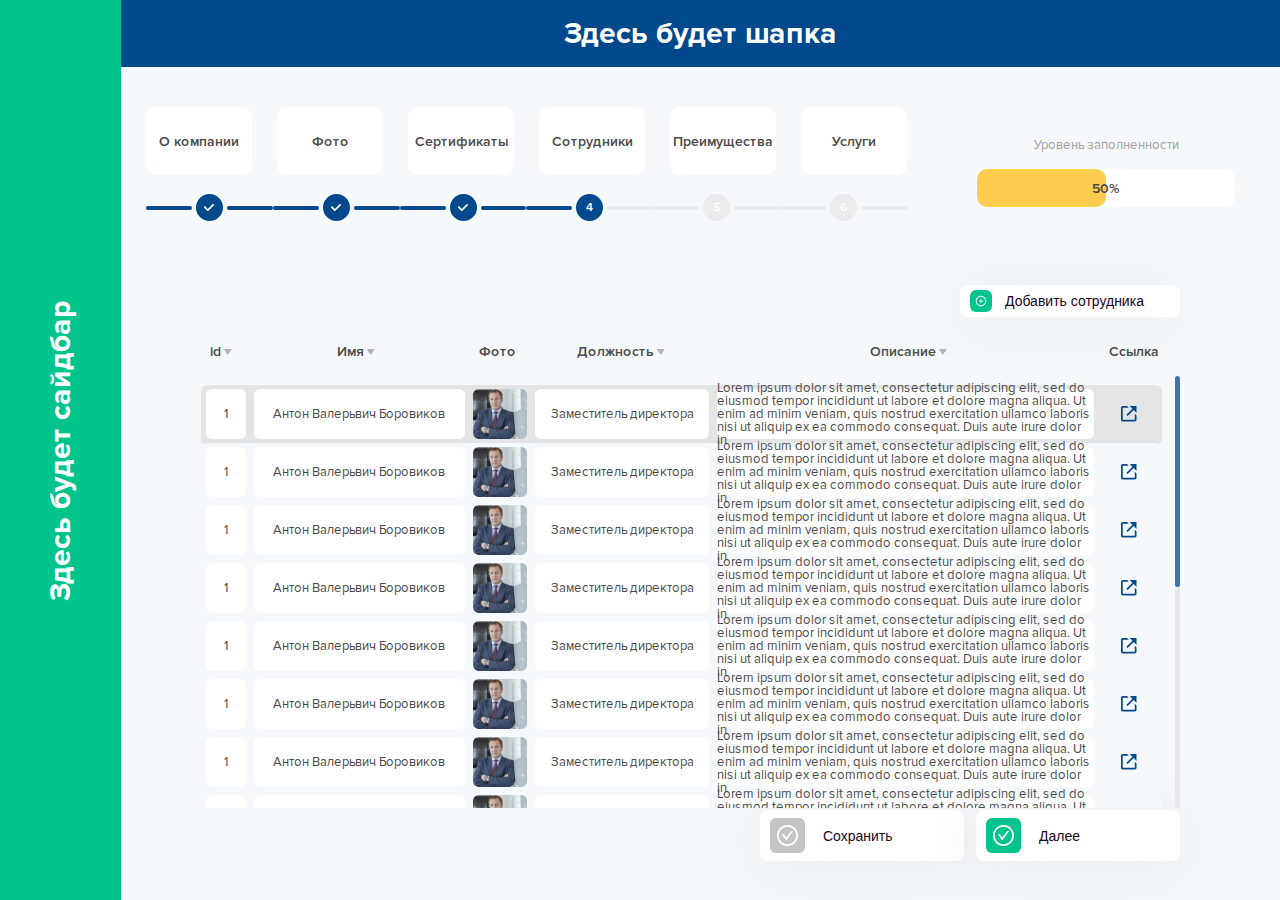
<file: index4.html>
<!DOCTYPE html>
<html lang="en">

<head>
    <meta charset="UTF-8">
    <meta http-equiv="X-UA-Compatible" content="IE=edge">
    <meta name="viewport" content="width=device-width, initial-scale=1.0">
    <title>Добавление компании</title>
    <link rel="stylesheet" href="css/nice-select.css">
    <link rel="stylesheet" href="css/datepicker.css">
    <link rel="stylesheet" href="https://cdn.jsdelivr.net/npm/bootstrap@4.6.0/dist/css/bootstrap.min.css" integrity="sha384-B0vP5xmATw1+K9KRQjQERJvTumQW0nPEzvF6L/Z6nronJ3oUOFUFpCjEUQouq2+l" crossorigin="anonymous">
    <link rel="stylesheet" href="css/jquery.mCustomScrollbar.css">
    <link rel="stylesheet" href="css/style.css">
</head>

<body>
    <div class="wrapper">
        <aside class='removed-sidebar'>
            <span>Здесь будет сайдбар</span>
        </aside>
        <main>
            <header class='removed-header'>Здесь будет шапка</header>
            <div class="company-add">
                <div class="company-add__top">
                    <div class="company-add__top-left">
                        <div class="company-add__tabs">
                            <div class="company-add__tab">О компании</div>
                            <div class="company-add__tab">Фото</div>
                            <div class="company-add__tab">Сертификаты</div>
                            <div class="company-add__tab">Сотрудники</div>
                            <div class="company-add__tab">Преимущества</div>
                            <div class="company-add__tab">Услуги</div>
                        </div>
                        <div class="company-add__steps">
                            <div class="company-add__step company-add__step--active company-add__step--filled"><span>1</span></div>
                            <div class="company-add__step company-add__step--active company-add__step--filled"><span>2</span></div>
                            <div class="company-add__step company-add__step--active company-add__step--filled"><span>3</span></div>
                            <div class="company-add__step company-add__step--active"><span>4</span></div>
                            <div class="company-add__step "><span>5</span></div>
                            <div class="company-add__step"><span>6</span></div>
                        </div>
                    </div>
                    <div class="company-add__top-right">
                        <p>Уровень заполненности</p>
                        <div class="company-add__progress-bar">
                            <strong>50%</strong>
                            <span style="width: 50%;background: #FFCD4D;"></span>
                        </div>

                    </div>
                </div>
                <div class="company-add__content d-flex justify-content-between">
                    <div class="company-add__content-left bg-none p-0">
                        <div class="company-add__content-left-inner">
                            <button class="add-article add-article--absolute add-btn custom-btn">
                                <i>
                                    <svg width="12" height="12" viewBox="0 0 12 12" fill="none" xmlns="http://www.w3.org/2000/svg">
                                        <path d="M8.15625 5.625H6.375V3.84375C6.375 3.79219 6.33281 3.75 6.28125 3.75H5.71875C5.66719 3.75 5.625 3.79219 5.625 3.84375V5.625H3.84375C3.79219 5.625 3.75 5.66719 3.75 5.71875V6.28125C3.75 6.33281 3.79219 6.375 3.84375 6.375H5.625V8.15625C5.625 8.20781 5.66719 8.25 5.71875 8.25H6.28125C6.33281 8.25 6.375 8.20781 6.375 8.15625V6.375H8.15625C8.20781 6.375 8.25 6.33281 8.25 6.28125V5.71875C8.25 5.66719 8.20781 5.625 8.15625 5.625Z" fill="white"></path>
                                        <path d="M6 0.75C3.10078 0.75 0.75 3.10078 0.75 6C0.75 8.89922 3.10078 11.25 6 11.25C8.89922 11.25 11.25 8.89922 11.25 6C11.25 3.10078 8.89922 0.75 6 0.75ZM6 10.3594C3.59297 10.3594 1.64062 8.40703 1.64062 6C1.64062 3.59297 3.59297 1.64062 6 1.64062C8.40703 1.64062 10.3594 3.59297 10.3594 6C10.3594 8.40703 8.40703 10.3594 6 10.3594Z" fill="white"></path>
                                    </svg>
                                </i>
                                <span>Добавить сотрудника</span>
                            </button>
                            <div class="table">
                                <div class="table__head">
                                    <div class="table__head-title">
                                        <span>id</span>
                                        <svg class="svg-sort" width="8" height="6" viewBox="0 0 8 6" fill="none" xmlns="http://www.w3.org/2000/svg">
                                            <path d="M3.44095 5.46338C3.47535 5.51334 3.52138 5.5542 3.57508 5.58242C3.62878 5.61064 3.68853 5.62539 3.7492 5.62539C3.80986 5.62539 3.86962 5.61064 3.92331 5.58242C3.97701 5.5542 4.02305 5.51334 4.05745 5.46338L7.43245 0.588375C7.47151 0.532147 7.49442 0.466287 7.49869 0.397952C7.50295 0.329618 7.4884 0.261421 7.45663 0.200773C7.42486 0.140124 7.37707 0.0893432 7.31846 0.0539468C7.25985 0.0185505 7.19267 -0.000107379 7.1242 4.6487e-07H0.374198C0.305889 0.000282618 0.23895 0.0191805 0.180578 0.0546616C0.122207 0.0901427 0.0746116 0.140865 0.0429113 0.201373C0.0112111 0.261881 -0.00339494 0.329886 0.000664049 0.398075C0.00472303 0.466263 0.0272934 0.532055 0.065948 0.588375L3.44095 5.46338Z" fill="#B4B4B4"></path>
                                        </svg>
                                    </div>
                                    <div class="table__head-title">
                                        <span>Имя</span>
                                        <svg class="svg-sort" width="8" height="6" viewBox="0 0 8 6" fill="none" xmlns="http://www.w3.org/2000/svg">
                                            <path d="M3.44095 5.46338C3.47535 5.51334 3.52138 5.5542 3.57508 5.58242C3.62878 5.61064 3.68853 5.62539 3.7492 5.62539C3.80986 5.62539 3.86962 5.61064 3.92331 5.58242C3.97701 5.5542 4.02305 5.51334 4.05745 5.46338L7.43245 0.588375C7.47151 0.532147 7.49442 0.466287 7.49869 0.397952C7.50295 0.329618 7.4884 0.261421 7.45663 0.200773C7.42486 0.140124 7.37707 0.0893432 7.31846 0.0539468C7.25985 0.0185505 7.19267 -0.000107379 7.1242 4.6487e-07H0.374198C0.305889 0.000282618 0.23895 0.0191805 0.180578 0.0546616C0.122207 0.0901427 0.0746116 0.140865 0.0429113 0.201373C0.0112111 0.261881 -0.00339494 0.329886 0.000664049 0.398075C0.00472303 0.466263 0.0272934 0.532055 0.065948 0.588375L3.44095 5.46338Z" fill="#B4B4B4"></path>
                                        </svg>
                                    </div>
                                    <div class="table__head-title">
                                        <span>Фото</span>
                                    </div>
                                    <div class="table__head-title">
                                        <span>Должность</span>
                                        <svg class="svg-sort" width="8" height="6" viewBox="0 0 8 6" fill="none" xmlns="http://www.w3.org/2000/svg">
                                            <path d="M3.44095 5.46338C3.47535 5.51334 3.52138 5.5542 3.57508 5.58242C3.62878 5.61064 3.68853 5.62539 3.7492 5.62539C3.80986 5.62539 3.86962 5.61064 3.92331 5.58242C3.97701 5.5542 4.02305 5.51334 4.05745 5.46338L7.43245 0.588375C7.47151 0.532147 7.49442 0.466287 7.49869 0.397952C7.50295 0.329618 7.4884 0.261421 7.45663 0.200773C7.42486 0.140124 7.37707 0.0893432 7.31846 0.0539468C7.25985 0.0185505 7.19267 -0.000107379 7.1242 4.6487e-07H0.374198C0.305889 0.000282618 0.23895 0.0191805 0.180578 0.0546616C0.122207 0.0901427 0.0746116 0.140865 0.0429113 0.201373C0.0112111 0.261881 -0.00339494 0.329886 0.000664049 0.398075C0.00472303 0.466263 0.0272934 0.532055 0.065948 0.588375L3.44095 5.46338Z" fill="#B4B4B4"></path>
                                        </svg>
                                    </div>
                                    <div class="table__head-title">
                                        <span>Описание</span>
                                        <svg class="svg-sort" width="8" height="6" viewBox="0 0 8 6" fill="none" xmlns="http://www.w3.org/2000/svg">
                                            <path d="M3.44095 5.46338C3.47535 5.51334 3.52138 5.5542 3.57508 5.58242C3.62878 5.61064 3.68853 5.62539 3.7492 5.62539C3.80986 5.62539 3.86962 5.61064 3.92331 5.58242C3.97701 5.5542 4.02305 5.51334 4.05745 5.46338L7.43245 0.588375C7.47151 0.532147 7.49442 0.466287 7.49869 0.397952C7.50295 0.329618 7.4884 0.261421 7.45663 0.200773C7.42486 0.140124 7.37707 0.0893432 7.31846 0.0539468C7.25985 0.0185505 7.19267 -0.000107379 7.1242 4.6487e-07H0.374198C0.305889 0.000282618 0.23895 0.0191805 0.180578 0.0546616C0.122207 0.0901427 0.0746116 0.140865 0.0429113 0.201373C0.0112111 0.261881 -0.00339494 0.329886 0.000664049 0.398075C0.00472303 0.466263 0.0272934 0.532055 0.065948 0.588375L3.44095 5.46338Z" fill="#B4B4B4"></path>
                                        </svg>
                                    </div>
                                    <div class="table__head-title">
                                        <span>Ссылка</span>
                                    </div>
                                </div>
                                <div class="table__rows">
                                    <div class="table__row table__row--active">
                                        <div> 1 </div>
                                        <div>Антон Валерьвич Боровиков</div>
                                        <div>
                                            <img src="img/avatar.png" alt="">
                                        </div>
                                        <div>Заместитель директора</div>
                                        <div>Lorem ipsum dolor sit amet, consectetur adipiscing elit, sed do eiusmod tempor incididunt ut labore et dolore magna aliqua. Ut enim ad minim veniam, quis nostrud exercitation ullamco laboris nisi ut aliquip ex ea
                                            commodo consequat. Duis aute irure dolor in </div>
                                        <div><img src="img/link.svg" alt=""></div>
                                    </div>
                                    <div class="table__row">
                                        <div> 1 </div>
                                        <div>Антон Валерьвич Боровиков</div>
                                        <div>
                                            <img src="img/avatar.png" alt="">
                                        </div>
                                        <div>Заместитель директора</div>
                                        <div>Lorem ipsum dolor sit amet, consectetur adipiscing elit, sed do eiusmod tempor incididunt ut labore et dolore magna aliqua. Ut enim ad minim veniam, quis nostrud exercitation ullamco laboris nisi ut aliquip ex ea
                                            commodo consequat. Duis aute irure dolor in </div>
                                        <div><img src="img/link.svg" alt=""></div>
                                    </div>
                                    <div class="table__row">
                                        <div> 1 </div>
                                        <div>Антон Валерьвич Боровиков</div>
                                        <div>
                                            <img src="img/avatar.png" alt="">
                                        </div>
                                        <div>Заместитель директора</div>
                                        <div>Lorem ipsum dolor sit amet, consectetur adipiscing elit, sed do eiusmod tempor incididunt ut labore et dolore magna aliqua. Ut enim ad minim veniam, quis nostrud exercitation ullamco laboris nisi ut aliquip ex ea
                                            commodo consequat. Duis aute irure dolor in </div>
                                        <div><img src="img/link.svg" alt=""></div>
                                    </div>
                                    <div class="table__row">
                                        <div> 1 </div>
                                        <div>Антон Валерьвич Боровиков</div>
                                        <div>
                                            <img src="img/avatar.png" alt="">
                                        </div>
                                        <div>Заместитель директора</div>
                                        <div>Lorem ipsum dolor sit amet, consectetur adipiscing elit, sed do eiusmod tempor incididunt ut labore et dolore magna aliqua. Ut enim ad minim veniam, quis nostrud exercitation ullamco laboris nisi ut aliquip ex ea
                                            commodo consequat. Duis aute irure dolor in </div>
                                        <div><img src="img/link.svg" alt=""></div>
                                    </div>
                                    <div class="table__row">
                                        <div> 1 </div>
                                        <div>Антон Валерьвич Боровиков</div>
                                        <div>
                                            <img src="img/avatar.png" alt="">
                                        </div>
                                        <div>Заместитель директора</div>
                                        <div>Lorem ipsum dolor sit amet, consectetur adipiscing elit, sed do eiusmod tempor incididunt ut labore et dolore magna aliqua. Ut enim ad minim veniam, quis nostrud exercitation ullamco laboris nisi ut aliquip ex ea
                                            commodo consequat. Duis aute irure dolor in </div>
                                        <div><img src="img/link.svg" alt=""></div>
                                    </div>
                                    <div class="table__row">
                                        <div> 1 </div>
                                        <div>Антон Валерьвич Боровиков</div>
                                        <div>
                                            <img src="img/avatar.png" alt="">
                                        </div>
                                        <div>Заместитель директора</div>
                                        <div>Lorem ipsum dolor sit amet, consectetur adipiscing elit, sed do eiusmod tempor incididunt ut labore et dolore magna aliqua. Ut enim ad minim veniam, quis nostrud exercitation ullamco laboris nisi ut aliquip ex ea
                                            commodo consequat. Duis aute irure dolor in </div>
                                        <div><img src="img/link.svg" alt=""></div>
                                    </div>
                                    <div class="table__row">
                                        <div> 1 </div>
                                        <div>Антон Валерьвич Боровиков</div>
                                        <div>
                                            <img src="img/avatar.png" alt="">
                                        </div>
                                        <div>Заместитель директора</div>
                                        <div>Lorem ipsum dolor sit amet, consectetur adipiscing elit, sed do eiusmod tempor incididunt ut labore et dolore magna aliqua. Ut enim ad minim veniam, quis nostrud exercitation ullamco laboris nisi ut aliquip ex ea
                                            commodo consequat. Duis aute irure dolor in </div>
                                        <div><img src="img/link.svg" alt=""></div>
                                    </div>
                                    <div class="table__row">
                                        <div> 1 </div>
                                        <div>Антон Валерьвич Боровиков</div>
                                        <div>
                                            <img src="img/avatar.png" alt="">
                                        </div>
                                        <div>Заместитель директора</div>
                                        <div>Lorem ipsum dolor sit amet, consectetur adipiscing elit, sed do eiusmod tempor incididunt ut labore et dolore magna aliqua. Ut enim ad minim veniam, quis nostrud exercitation ullamco laboris nisi ut aliquip ex ea
                                            commodo consequat. Duis aute irure dolor in </div>
                                        <div><img src="img/link.svg" alt=""></div>
                                    </div>
                                    <div class="table__row">
                                        <div> 1 </div>
                                        <div>Антон Валерьвич Боровиков</div>
                                        <div>
                                            <img src="img/avatar.png" alt="">
                                        </div>
                                        <div>Заместитель директора</div>
                                        <div>Lorem ipsum dolor sit amet, consectetur adipiscing elit, sed do eiusmod tempor incididunt ut labore et dolore magna aliqua. Ut enim ad minim veniam, quis nostrud exercitation ullamco laboris nisi ut aliquip ex ea
                                            commodo consequat. Duis aute irure dolor in </div>
                                        <div><img src="img/link.svg" alt=""></div>
                                    </div>
                                    <div class="table__row">
                                        <div> 1 </div>
                                        <div>Антон Валерьвич Боровиков</div>
                                        <div>
                                            <img src="img/avatar.png" alt="">
                                        </div>
                                        <div>Заместитель директора</div>
                                        <div>Lorem ipsum dolor sit amet, consectetur adipiscing elit, sed do eiusmod tempor incididunt ut labore et dolore magna aliqua. Ut enim ad minim veniam, quis nostrud exercitation ullamco laboris nisi ut aliquip ex ea
                                            commodo consequat. Duis aute irure dolor in </div>
                                        <div><img src="img/link.svg" alt=""></div>
                                    </div>
                                    <div class="table__row">
                                        <div> 1 </div>
                                        <div>Антон Валерьвич Боровиков</div>
                                        <div>
                                            <img src="img/avatar.png" alt="">
                                        </div>
                                        <div>Заместитель директора</div>
                                        <div>Lorem ipsum dolor sit amet, consectetur adipiscing elit, sed do eiusmod tempor incididunt ut labore et dolore magna aliqua. Ut enim ad minim veniam, quis nostrud exercitation ullamco laboris nisi ut aliquip ex ea
                                            commodo consequat. Duis aute irure dolor in </div>
                                        <div><img src="img/link.svg" alt=""></div>
                                    </div>
                                    <div class="table__row">
                                        <div> 1 </div>
                                        <div>Антон Валерьвич Боровиков</div>
                                        <div>
                                            <img src="img/avatar.png" alt="">
                                        </div>
                                        <div>Заместитель директора</div>
                                        <div>Lorem ipsum dolor sit amet, consectetur adipiscing elit, sed do eiusmod tempor incididunt ut labore et dolore magna aliqua. Ut enim ad minim veniam, quis nostrud exercitation ullamco laboris nisi ut aliquip ex ea
                                            commodo consequat. Duis aute irure dolor in </div>
                                        <div><img src="img/link.svg" alt=""></div>
                                    </div>
                                    <div class="table__row">
                                        <div> 1 </div>
                                        <div>Антон Валерьвич Боровиков</div>
                                        <div>
                                            <img src="img/avatar.png" alt="">
                                        </div>
                                        <div>Заместитель директора</div>
                                        <div>Lorem ipsum dolor sit amet, consectetur adipiscing elit, sed do eiusmod tempor incididunt ut labore et dolore magna aliqua. Ut enim ad minim veniam, quis nostrud exercitation ullamco laboris nisi ut aliquip ex ea
                                            commodo consequat. Duis aute irure dolor in </div>
                                        <div><img src="img/link.svg" alt=""></div>
                                    </div>
                                </div>
                            </div>
                        </div>
                        <div class="mt-0 company-add__buttons">
                            <button class=" save-btn save-btn--disabled custom-btn">
                                <i>
                                    <svg width="21" height="21" viewBox="0 0 21 21" fill="none" xmlns="http://www.w3.org/2000/svg">
                                        <path d="M15.7751 6H14.4522C14.1645 6 13.8909 6.13869 13.7217 6.37644L9.28767 12.5467L7.2794 9.75024C7.11017 9.51532 6.83939 9.37381 6.54887 9.37381H5.22601C5.04267 9.37381 4.93548 9.58325 5.04267 9.73326L8.55714 14.6241C8.64016 14.7404 8.74961 14.8352 8.87641 14.9005C9.00321 14.9659 9.14371 15 9.28626 15C9.42882 15 9.56932 14.9659 9.69612 14.9005C9.82292 14.8352 9.93237 14.7404 10.0154 14.6241L15.9556 6.35946C16.0656 6.20945 15.9584 6 15.7751 6Z" fill="white"></path>
                                        <path d="M10.5 0C4.70156 0 0 4.70156 0 10.5C0 16.2984 4.70156 21 10.5 21C16.2984 21 21 16.2984 21 10.5C21 4.70156 16.2984 0 10.5 0ZM10.5 19.2188C5.68594 19.2188 1.78125 15.3141 1.78125 10.5C1.78125 5.68594 5.68594 1.78125 10.5 1.78125C15.3141 1.78125 19.2188 5.68594 19.2188 10.5C19.2188 15.3141 15.3141 19.2188 10.5 19.2188Z" fill="white"></path>
                                    </svg>
                                </i>
                                <span>Сохранить</span>
                            </button>
                            <button class="save-btn custom-btn">
                                <i>
                                    <svg width="21" height="21" viewBox="0 0 21 21" fill="none" xmlns="http://www.w3.org/2000/svg">
                                        <path d="M15.7751 6H14.4522C14.1645 6 13.8909 6.13869 13.7217 6.37644L9.28767 12.5467L7.2794 9.75024C7.11017 9.51532 6.83939 9.37381 6.54887 9.37381H5.22601C5.04267 9.37381 4.93548 9.58325 5.04267 9.73326L8.55714 14.6241C8.64016 14.7404 8.74961 14.8352 8.87641 14.9005C9.00321 14.9659 9.14371 15 9.28626 15C9.42882 15 9.56932 14.9659 9.69612 14.9005C9.82292 14.8352 9.93237 14.7404 10.0154 14.6241L15.9556 6.35946C16.0656 6.20945 15.9584 6 15.7751 6Z" fill="white"></path>
                                        <path d="M10.5 0C4.70156 0 0 4.70156 0 10.5C0 16.2984 4.70156 21 10.5 21C16.2984 21 21 16.2984 21 10.5C21 4.70156 16.2984 0 10.5 0ZM10.5 19.2188C5.68594 19.2188 1.78125 15.3141 1.78125 10.5C1.78125 5.68594 5.68594 1.78125 10.5 1.78125C15.3141 1.78125 19.2188 5.68594 19.2188 10.5C19.2188 15.3141 15.3141 19.2188 10.5 19.2188Z" fill="white"></path>
                                    </svg>
                                </i>
                                <span>Далее</span>
                            </button>
                        </div>
                    </div>
                    <div class="company-add__content-right">
                        <div class="company-add__content-right-inner">
                            <div class="company-add__edit company-add__edit--worker">
                                <div class="company-add__title ml-0">Редактирование сотрудника</div>
                                <div class="company-add__edit-item">
                                    <span>Фото</span>
                                    <div>
                                        <img src="img/avatar.png" alt="">
                                        <strong>Foto1.jpg</strong>
                                        <small>450x460</small>
                                    </div>
                                </div>
                                <div class="company-add__edit-item align-items-center">
                                    <span>Имя</span>
                                    <div>
                                        <input type="text">
                                    </div>
                                </div>
                                <div class="company-add__edit-item">
                                    <span>Описание</span>
                                    <div>
                                        <textarea class="company-add__edit-item-textarea103"></textarea>
                                    </div>
                                </div>
                                <div class="company-add__edit-item align-items-center">
                                    <span>Должность</span>
                                    <div>
                                        <input type="text">
                                    </div>
                                </div>
                                <div class="company-add__edit-item align-items-center">
                                    <span>Почта</span>
                                    <div>
                                        <input type="email">
                                    </div>
                                </div>
                                <div class="company-add__edit-item align-items-center">
                                    <span>Телефон</span>
                                    <div>
                                        <input type="tel">
                                    </div>
                                </div>
                                <div class="company-add__edit-item align-items-center">
                                    <span>Ссылка</span>
                                    <div>
                                        <input class="company-add__edit-item-link" type="text">
                                    </div>
                                </div>

                            </div>

                        </div>
                        <div class="content__right-nav">
                            <button class="save-btn custom-btn">
                                <i>
                                    <svg width="21" height="21" viewBox="0 0 21 21" fill="none" xmlns="http://www.w3.org/2000/svg">
                                        <path d="M15.7751 6H14.4522C14.1645 6 13.8909 6.13869 13.7217 6.37644L9.28767 12.5467L7.2794 9.75024C7.11017 9.51532 6.83939 9.37381 6.54887 9.37381H5.22601C5.04267 9.37381 4.93548 9.58325 5.04267 9.73326L8.55714 14.6241C8.64016 14.7404 8.74961 14.8352 8.87641 14.9005C9.00321 14.9659 9.14371 15 9.28626 15C9.42882 15 9.56932 14.9659 9.69612 14.9005C9.82292 14.8352 9.93237 14.7404 10.0154 14.6241L15.9556 6.35946C16.0656 6.20945 15.9584 6 15.7751 6Z" fill="white"></path>
                                        <path d="M10.5 0C4.70156 0 0 4.70156 0 10.5C0 16.2984 4.70156 21 10.5 21C16.2984 21 21 16.2984 21 10.5C21 4.70156 16.2984 0 10.5 0ZM10.5 19.2188C5.68594 19.2188 1.78125 15.3141 1.78125 10.5C1.78125 5.68594 5.68594 1.78125 10.5 1.78125C15.3141 1.78125 19.2188 5.68594 19.2188 10.5C19.2188 15.3141 15.3141 19.2188 10.5 19.2188Z" fill="white"></path>
                                    </svg>
                                </i>
                                <span>Сохранить</span>
                            </button>
                            <button class="delete-btn custom-btn">
                                <i>
                                    <svg width="22" height="22" viewBox="0 0 22 22" fill="none" xmlns="http://www.w3.org/2000/svg">
                                        <path d="M11 0C8.08262 0 5.28473 1.15893 3.22183 3.22183C1.15893 5.28473 0 8.08262 0 11C0 13.9174 1.15893 16.7153 3.22183 18.7782C5.28473 20.8411 8.08262 22 11 22C13.9174 22 16.7153 20.8411 18.7782 18.7782C20.8411 16.7153 22 13.9174 22 11C22 8.08262 20.8411 5.28473 18.7782 3.22183C16.7153 1.15893 13.9174 0 11 0V0ZM11 19.9375C8.62963 19.9375 6.35634 18.9959 4.68023 17.3198C3.00413 15.6437 2.0625 13.3704 2.0625 11C2.0625 8.62963 3.00413 6.35634 4.68023 4.68023C6.35634 3.00413 8.62963 2.0625 11 2.0625C13.3704 2.0625 15.6437 3.00413 17.3198 4.68023C18.9959 6.35634 19.9375 8.62963 19.9375 11C19.9375 13.3704 18.9959 15.6437 17.3198 17.3198C15.6437 18.9959 13.3704 19.9375 11 19.9375Z" fill="#FFFFFF"></path>
                                        <path d="M14.4375 5.5L11 8.9375L7.5625 5.5L5.5 7.5625L8.9375 11L5.5 14.4375L7.5625 16.5L11 13.0625L14.4375 16.5L16.5 14.4375L13.0625 11L16.5 7.5625L14.4375 5.5Z" fill="#FFFFFF"></path>
                                    </svg>
                                </i>
                                <span>Удалить</span>
                            </button>
                        </div>
                    </div>
                </div>
            </div>
        </main>
    </div>

    <script src="js/jquery-1.11.3.min.js"></script>
    <script src="js/bootstrap.min.js"></script>
    <script src="js/jquery.mCustomScrollbar.concat.min.js"></script>
    <script src="js/jquery.nice-select.min.js"></script>
    <script src="js/datapicker.js"></script>
    <script src="js/chart.min.js"></script>

    <script src="js/index.js"></script>
</body>

</html>
</file>
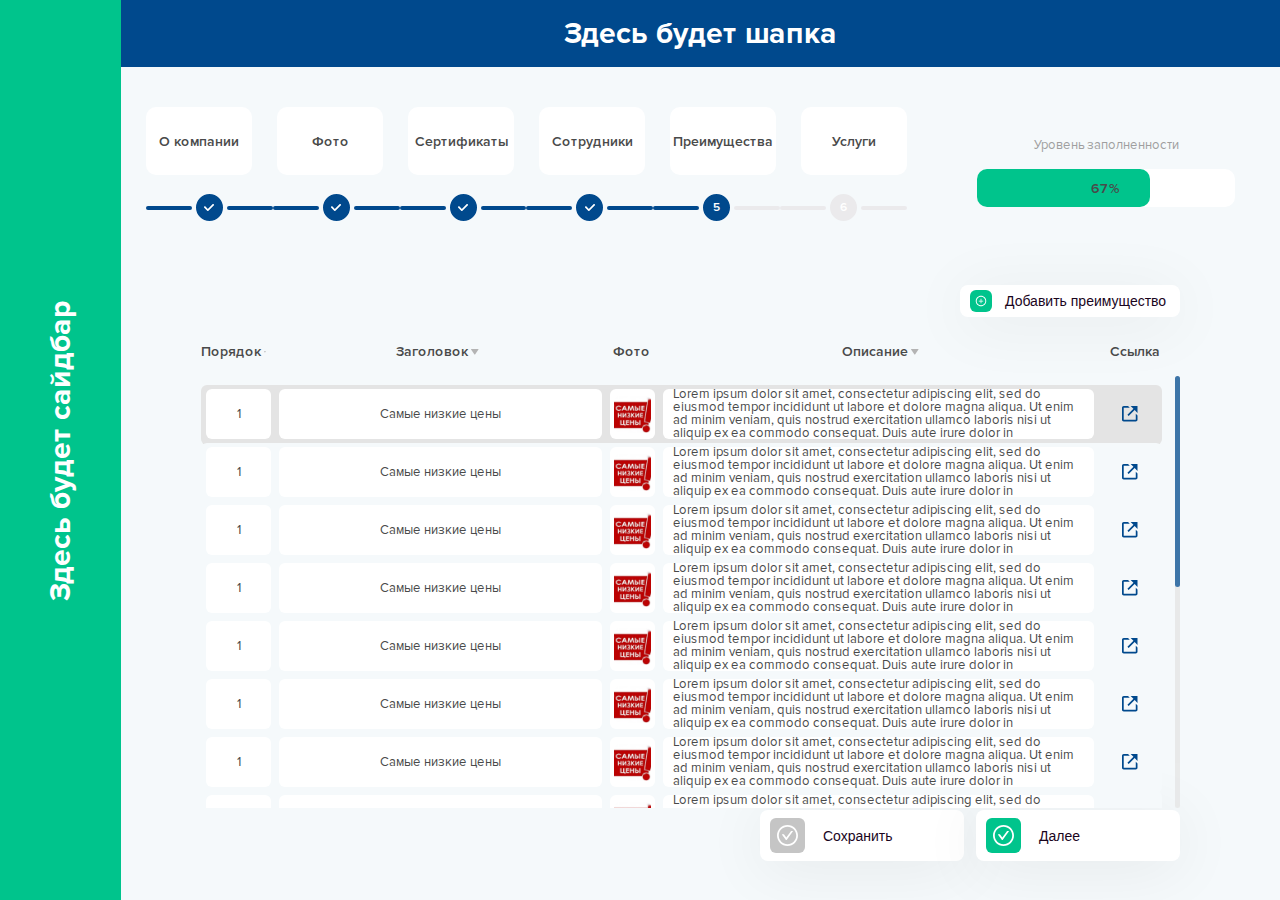
<file: index5.html>
<!DOCTYPE html>
<html lang="en">

<head>
    <meta charset="UTF-8">
    <meta http-equiv="X-UA-Compatible" content="IE=edge">
    <meta name="viewport" content="width=device-width, initial-scale=1.0">
    <title>Добавление компании</title>
    <link rel="stylesheet" href="css/nice-select.css">
    <link rel="stylesheet" href="css/datepicker.css">
    <link rel="stylesheet" href="https://cdn.jsdelivr.net/npm/bootstrap@4.6.0/dist/css/bootstrap.min.css" integrity="sha384-B0vP5xmATw1+K9KRQjQERJvTumQW0nPEzvF6L/Z6nronJ3oUOFUFpCjEUQouq2+l" crossorigin="anonymous">
    <link rel="stylesheet" href="css/jquery.mCustomScrollbar.css">
    <link rel="stylesheet" href="css/style.css">
</head>

<body>
    <div class="wrapper">
        <aside class='removed-sidebar'>
            <span>Здесь будет сайдбар</span>
        </aside>
        <main>
            <header class='removed-header'>Здесь будет шапка</header>
            <div class="company-add">
                <div class="company-add__top">
                    <div class="company-add__top-left">
                        <div class="company-add__tabs">
                            <div class="company-add__tab">О компании</div>
                            <div class="company-add__tab">Фото</div>
                            <div class="company-add__tab">Сертификаты</div>
                            <div class="company-add__tab">Сотрудники</div>
                            <div class="company-add__tab">Преимущества</div>
                            <div class="company-add__tab">Услуги</div>
                        </div>
                        <div class="company-add__steps">
                            <div class="company-add__step company-add__step--active company-add__step--filled"><span>1</span></div>
                            <div class="company-add__step company-add__step--active company-add__step--filled"><span>2</span></div>
                            <div class="company-add__step company-add__step--active company-add__step--filled"><span>3</span></div>
                            <div class="company-add__step company-add__step--active company-add__step--filled"><span>4</span></div>
                            <div class="company-add__step company-add__step--active"><span>5</span></div>
                            <div class="company-add__step"><span>6</span></div>
                        </div>
                    </div>
                    <div class="company-add__top-right">
                        <p>Уровень заполненности</p>
                        <div class="company-add__progress-bar">
                            <strong>67%</strong>
                            <span style="width: 67%;background: #00C48C;"></span>
                        </div>

                    </div>
                </div>
                <div class="company-add__content d-flex justify-content-between">
                    <div class="company-add__content-left bg-none p-0">
                        <div class="company-add__content-left-inner">
                            <button class="add-article add-article--absolute add-btn custom-btn">
                                <i>
                                    <svg width="12" height="12" viewBox="0 0 12 12" fill="none" xmlns="http://www.w3.org/2000/svg">
                                        <path d="M8.15625 5.625H6.375V3.84375C6.375 3.79219 6.33281 3.75 6.28125 3.75H5.71875C5.66719 3.75 5.625 3.79219 5.625 3.84375V5.625H3.84375C3.79219 5.625 3.75 5.66719 3.75 5.71875V6.28125C3.75 6.33281 3.79219 6.375 3.84375 6.375H5.625V8.15625C5.625 8.20781 5.66719 8.25 5.71875 8.25H6.28125C6.33281 8.25 6.375 8.20781 6.375 8.15625V6.375H8.15625C8.20781 6.375 8.25 6.33281 8.25 6.28125V5.71875C8.25 5.66719 8.20781 5.625 8.15625 5.625Z" fill="white"></path>
                                        <path d="M6 0.75C3.10078 0.75 0.75 3.10078 0.75 6C0.75 8.89922 3.10078 11.25 6 11.25C8.89922 11.25 11.25 8.89922 11.25 6C11.25 3.10078 8.89922 0.75 6 0.75ZM6 10.3594C3.59297 10.3594 1.64062 8.40703 1.64062 6C1.64062 3.59297 3.59297 1.64062 6 1.64062C8.40703 1.64062 10.3594 3.59297 10.3594 6C10.3594 8.40703 8.40703 10.3594 6 10.3594Z" fill="white"></path>
                                    </svg>
                                </i>
                                <span>Добавить преимущество</span>
                            </button>
                            <div class="table table--advantage">
                                <div class="table__head">
                                    <div class="table__head-title">
                                        <span>Порядок</span>
                                        <svg class="svg-sort" width="8" height="6" viewBox="0 0 8 6" fill="none" xmlns="http://www.w3.org/2000/svg">
                                            <path d="M3.44095 5.46338C3.47535 5.51334 3.52138 5.5542 3.57508 5.58242C3.62878 5.61064 3.68853 5.62539 3.7492 5.62539C3.80986 5.62539 3.86962 5.61064 3.92331 5.58242C3.97701 5.5542 4.02305 5.51334 4.05745 5.46338L7.43245 0.588375C7.47151 0.532147 7.49442 0.466287 7.49869 0.397952C7.50295 0.329618 7.4884 0.261421 7.45663 0.200773C7.42486 0.140124 7.37707 0.0893432 7.31846 0.0539468C7.25985 0.0185505 7.19267 -0.000107379 7.1242 4.6487e-07H0.374198C0.305889 0.000282618 0.23895 0.0191805 0.180578 0.0546616C0.122207 0.0901427 0.0746116 0.140865 0.0429113 0.201373C0.0112111 0.261881 -0.00339494 0.329886 0.000664049 0.398075C0.00472303 0.466263 0.0272934 0.532055 0.065948 0.588375L3.44095 5.46338Z" fill="#B4B4B4"></path>
                                        </svg>
                                    </div>
                                    <div class="table__head-title">
                                        <span>Заголовок</span>
                                        <svg class="svg-sort" width="8" height="6" viewBox="0 0 8 6" fill="none" xmlns="http://www.w3.org/2000/svg">
                                            <path d="M3.44095 5.46338C3.47535 5.51334 3.52138 5.5542 3.57508 5.58242C3.62878 5.61064 3.68853 5.62539 3.7492 5.62539C3.80986 5.62539 3.86962 5.61064 3.92331 5.58242C3.97701 5.5542 4.02305 5.51334 4.05745 5.46338L7.43245 0.588375C7.47151 0.532147 7.49442 0.466287 7.49869 0.397952C7.50295 0.329618 7.4884 0.261421 7.45663 0.200773C7.42486 0.140124 7.37707 0.0893432 7.31846 0.0539468C7.25985 0.0185505 7.19267 -0.000107379 7.1242 4.6487e-07H0.374198C0.305889 0.000282618 0.23895 0.0191805 0.180578 0.0546616C0.122207 0.0901427 0.0746116 0.140865 0.0429113 0.201373C0.0112111 0.261881 -0.00339494 0.329886 0.000664049 0.398075C0.00472303 0.466263 0.0272934 0.532055 0.065948 0.588375L3.44095 5.46338Z" fill="#B4B4B4"></path>
                                        </svg>
                                    </div>
                                    <div class="table__head-title">
                                        <span>Фото</span>
                                    </div>
                                    <div class="table__head-title">
                                        <span>Описание</span>
                                        <svg class="svg-sort" width="8" height="6" viewBox="0 0 8 6" fill="none" xmlns="http://www.w3.org/2000/svg">
                                            <path d="M3.44095 5.46338C3.47535 5.51334 3.52138 5.5542 3.57508 5.58242C3.62878 5.61064 3.68853 5.62539 3.7492 5.62539C3.80986 5.62539 3.86962 5.61064 3.92331 5.58242C3.97701 5.5542 4.02305 5.51334 4.05745 5.46338L7.43245 0.588375C7.47151 0.532147 7.49442 0.466287 7.49869 0.397952C7.50295 0.329618 7.4884 0.261421 7.45663 0.200773C7.42486 0.140124 7.37707 0.0893432 7.31846 0.0539468C7.25985 0.0185505 7.19267 -0.000107379 7.1242 4.6487e-07H0.374198C0.305889 0.000282618 0.23895 0.0191805 0.180578 0.0546616C0.122207 0.0901427 0.0746116 0.140865 0.0429113 0.201373C0.0112111 0.261881 -0.00339494 0.329886 0.000664049 0.398075C0.00472303 0.466263 0.0272934 0.532055 0.065948 0.588375L3.44095 5.46338Z" fill="#B4B4B4"></path>
                                        </svg>
                                    </div>
                                    <div class="table__head-title">
                                        <span>Ссылка</span>
                                    </div>
                                </div>
                                <div class="table__rows">
                                    <div class="table__row table__row--active">
                                        <div> 1 </div>
                                        <div>Самые низкие цены</div>
                                        <div>
                                            <img src="img/advantage.png" alt="">
                                        </div>
                                        <div>Lorem ipsum dolor sit amet, consectetur adipiscing elit, sed do eiusmod tempor incididunt ut labore et dolore magna aliqua. Ut enim ad minim veniam, quis nostrud exercitation ullamco laboris nisi ut aliquip ex ea
                                            commodo consequat. Duis aute irure dolor in </div>
                                        <div><img src="img/link.svg" alt=""></div>
                                    </div>
                                    <div class="table__row ">
                                        <div> 1 </div>
                                        <div>Самые низкие цены</div>
                                        <div>
                                            <img src="img/advantage.png" alt="">
                                        </div>
                                        <div>Lorem ipsum dolor sit amet, consectetur adipiscing elit, sed do eiusmod tempor incididunt ut labore et dolore magna aliqua. Ut enim ad minim veniam, quis nostrud exercitation ullamco laboris nisi ut aliquip ex ea
                                            commodo consequat. Duis aute irure dolor in </div>
                                        <div><img src="img/link.svg" alt=""></div>
                                    </div>
                                    <div class="table__row ">
                                        <div> 1 </div>
                                        <div>Самые низкие цены</div>
                                        <div>
                                            <img src="img/advantage.png" alt="">
                                        </div>
                                        <div>Lorem ipsum dolor sit amet, consectetur adipiscing elit, sed do eiusmod tempor incididunt ut labore et dolore magna aliqua. Ut enim ad minim veniam, quis nostrud exercitation ullamco laboris nisi ut aliquip ex ea
                                            commodo consequat. Duis aute irure dolor in </div>
                                        <div><img src="img/link.svg" alt=""></div>
                                    </div>
                                    <div class="table__row ">
                                        <div> 1 </div>
                                        <div>Самые низкие цены</div>
                                        <div>
                                            <img src="img/advantage.png" alt="">
                                        </div>
                                        <div>Lorem ipsum dolor sit amet, consectetur adipiscing elit, sed do eiusmod tempor incididunt ut labore et dolore magna aliqua. Ut enim ad minim veniam, quis nostrud exercitation ullamco laboris nisi ut aliquip ex ea
                                            commodo consequat. Duis aute irure dolor in </div>
                                        <div><img src="img/link.svg" alt=""></div>
                                    </div>
                                    <div class="table__row ">
                                        <div> 1 </div>
                                        <div>Самые низкие цены</div>
                                        <div>
                                            <img src="img/advantage.png" alt="">
                                        </div>
                                        <div>Lorem ipsum dolor sit amet, consectetur adipiscing elit, sed do eiusmod tempor incididunt ut labore et dolore magna aliqua. Ut enim ad minim veniam, quis nostrud exercitation ullamco laboris nisi ut aliquip ex ea
                                            commodo consequat. Duis aute irure dolor in </div>
                                        <div><img src="img/link.svg" alt=""></div>
                                    </div>
                                    <div class="table__row ">
                                        <div> 1 </div>
                                        <div>Самые низкие цены</div>
                                        <div>
                                            <img src="img/advantage.png" alt="">
                                        </div>
                                        <div>Lorem ipsum dolor sit amet, consectetur adipiscing elit, sed do eiusmod tempor incididunt ut labore et dolore magna aliqua. Ut enim ad minim veniam, quis nostrud exercitation ullamco laboris nisi ut aliquip ex ea
                                            commodo consequat. Duis aute irure dolor in </div>
                                        <div><img src="img/link.svg" alt=""></div>
                                    </div>
                                    <div class="table__row ">
                                        <div> 1 </div>
                                        <div>Самые низкие цены</div>
                                        <div>
                                            <img src="img/advantage.png" alt="">
                                        </div>
                                        <div>Lorem ipsum dolor sit amet, consectetur adipiscing elit, sed do eiusmod tempor incididunt ut labore et dolore magna aliqua. Ut enim ad minim veniam, quis nostrud exercitation ullamco laboris nisi ut aliquip ex ea
                                            commodo consequat. Duis aute irure dolor in </div>
                                        <div><img src="img/link.svg" alt=""></div>
                                    </div>
                                    <div class="table__row ">
                                        <div> 1 </div>
                                        <div>Самые низкие цены</div>
                                        <div>
                                            <img src="img/advantage.png" alt="">
                                        </div>
                                        <div>Lorem ipsum dolor sit amet, consectetur adipiscing elit, sed do eiusmod tempor incididunt ut labore et dolore magna aliqua. Ut enim ad minim veniam, quis nostrud exercitation ullamco laboris nisi ut aliquip ex ea
                                            commodo consequat. Duis aute irure dolor in </div>
                                        <div><img src="img/link.svg" alt=""></div>
                                    </div>
                                    <div class="table__row ">
                                        <div> 1 </div>
                                        <div>Самые низкие цены</div>
                                        <div>
                                            <img src="img/advantage.png" alt="">
                                        </div>
                                        <div>Lorem ipsum dolor sit amet, consectetur adipiscing elit, sed do eiusmod tempor incididunt ut labore et dolore magna aliqua. Ut enim ad minim veniam, quis nostrud exercitation ullamco laboris nisi ut aliquip ex ea
                                            commodo consequat. Duis aute irure dolor in </div>
                                        <div><img src="img/link.svg" alt=""></div>
                                    </div>
                                    <div class="table__row ">
                                        <div> 1 </div>
                                        <div>Самые низкие цены</div>
                                        <div>
                                            <img src="img/advantage.png" alt="">
                                        </div>
                                        <div>Lorem ipsum dolor sit amet, consectetur adipiscing elit, sed do eiusmod tempor incididunt ut labore et dolore magna aliqua. Ut enim ad minim veniam, quis nostrud exercitation ullamco laboris nisi ut aliquip ex ea
                                            commodo consequat. Duis aute irure dolor in </div>
                                        <div><img src="img/link.svg" alt=""></div>
                                    </div>
                                    <div class="table__row ">
                                        <div> 1 </div>
                                        <div>Самые низкие цены</div>
                                        <div>
                                            <img src="img/advantage.png" alt="">
                                        </div>
                                        <div>Lorem ipsum dolor sit amet, consectetur adipiscing elit, sed do eiusmod tempor incididunt ut labore et dolore magna aliqua. Ut enim ad minim veniam, quis nostrud exercitation ullamco laboris nisi ut aliquip ex ea
                                            commodo consequat. Duis aute irure dolor in </div>
                                        <div><img src="img/link.svg" alt=""></div>
                                    </div>
                                    <div class="table__row ">
                                        <div> 1 </div>
                                        <div>Самые низкие цены</div>
                                        <div>
                                            <img src="img/advantage.png" alt="">
                                        </div>
                                        <div>Lorem ipsum dolor sit amet, consectetur adipiscing elit, sed do eiusmod tempor incididunt ut labore et dolore magna aliqua. Ut enim ad minim veniam, quis nostrud exercitation ullamco laboris nisi ut aliquip ex ea
                                            commodo consequat. Duis aute irure dolor in </div>
                                        <div><img src="img/link.svg" alt=""></div>
                                    </div>
                                    <div class="table__row ">
                                        <div> 1 </div>
                                        <div>Самые низкие цены</div>
                                        <div>
                                            <img src="img/advantage.png" alt="">
                                        </div>
                                        <div>Lorem ipsum dolor sit amet, consectetur adipiscing elit, sed do eiusmod tempor incididunt ut labore et dolore magna aliqua. Ut enim ad minim veniam, quis nostrud exercitation ullamco laboris nisi ut aliquip ex ea
                                            commodo consequat. Duis aute irure dolor in </div>
                                        <div><img src="img/link.svg" alt=""></div>
                                    </div>
                                </div>
                            </div>
                        </div>
                        <div class="mt-0 company-add__buttons">
                            <button class=" save-btn save-btn--disabled custom-btn">
                                <i>
                                    <svg width="21" height="21" viewBox="0 0 21 21" fill="none" xmlns="http://www.w3.org/2000/svg">
                                        <path d="M15.7751 6H14.4522C14.1645 6 13.8909 6.13869 13.7217 6.37644L9.28767 12.5467L7.2794 9.75024C7.11017 9.51532 6.83939 9.37381 6.54887 9.37381H5.22601C5.04267 9.37381 4.93548 9.58325 5.04267 9.73326L8.55714 14.6241C8.64016 14.7404 8.74961 14.8352 8.87641 14.9005C9.00321 14.9659 9.14371 15 9.28626 15C9.42882 15 9.56932 14.9659 9.69612 14.9005C9.82292 14.8352 9.93237 14.7404 10.0154 14.6241L15.9556 6.35946C16.0656 6.20945 15.9584 6 15.7751 6Z" fill="white"></path>
                                        <path d="M10.5 0C4.70156 0 0 4.70156 0 10.5C0 16.2984 4.70156 21 10.5 21C16.2984 21 21 16.2984 21 10.5C21 4.70156 16.2984 0 10.5 0ZM10.5 19.2188C5.68594 19.2188 1.78125 15.3141 1.78125 10.5C1.78125 5.68594 5.68594 1.78125 10.5 1.78125C15.3141 1.78125 19.2188 5.68594 19.2188 10.5C19.2188 15.3141 15.3141 19.2188 10.5 19.2188Z" fill="white"></path>
                                    </svg>
                                </i>
                                <span>Сохранить</span>
                            </button>
                            <button class="save-btn custom-btn">
                                <i>
                                    <svg width="21" height="21" viewBox="0 0 21 21" fill="none" xmlns="http://www.w3.org/2000/svg">
                                        <path d="M15.7751 6H14.4522C14.1645 6 13.8909 6.13869 13.7217 6.37644L9.28767 12.5467L7.2794 9.75024C7.11017 9.51532 6.83939 9.37381 6.54887 9.37381H5.22601C5.04267 9.37381 4.93548 9.58325 5.04267 9.73326L8.55714 14.6241C8.64016 14.7404 8.74961 14.8352 8.87641 14.9005C9.00321 14.9659 9.14371 15 9.28626 15C9.42882 15 9.56932 14.9659 9.69612 14.9005C9.82292 14.8352 9.93237 14.7404 10.0154 14.6241L15.9556 6.35946C16.0656 6.20945 15.9584 6 15.7751 6Z" fill="white"></path>
                                        <path d="M10.5 0C4.70156 0 0 4.70156 0 10.5C0 16.2984 4.70156 21 10.5 21C16.2984 21 21 16.2984 21 10.5C21 4.70156 16.2984 0 10.5 0ZM10.5 19.2188C5.68594 19.2188 1.78125 15.3141 1.78125 10.5C1.78125 5.68594 5.68594 1.78125 10.5 1.78125C15.3141 1.78125 19.2188 5.68594 19.2188 10.5C19.2188 15.3141 15.3141 19.2188 10.5 19.2188Z" fill="white"></path>
                                    </svg>
                                </i>
                                <span>Далее</span>
                            </button>
                        </div>
                    </div>
                    <div class="company-add__content-right">
                        <div class="company-add__content-right-inner">
                            <div class="company-add__edit company-add__edit--advantage">
                                <div class="company-add__title ml-0">Редактирование сотрудника</div>
                                <div class="company-add__edit-item">
                                    <span>Фото</span>
                                    <div>
                                        <img src="img/advantage.png" alt="">
                                        <strong>Foto1.jpg</strong>
                                        <small>450x460</small>
                                    </div>
                                </div>
                                <div class="company-add__edit-item align-items-center">
                                    <span>Заголовок</span>
                                    <div>
                                        <input type="text">
                                    </div>
                                </div>
                                <div class="company-add__edit-item">
                                    <span>Описание</span>
                                    <div>
                                        <textarea class="company-add__edit-item-textarea103"></textarea>
                                    </div>
                                </div>
                                <div class="company-add__edit-item align-items-center">
                                    <span>Порядок</span>
                                    <div>
                                        <input type="tel">
                                    </div>
                                </div>
                                <div class="company-add__edit-item align-items-center">
                                    <span>Ссылка</span>
                                    <div>
                                        <input class="company-add__edit-item-link" type="text">
                                    </div>
                                </div>

                            </div>

                        </div>
                        <div class="content__right-nav">
                            <button class="save-btn custom-btn">
                                <i>
                                    <svg width="21" height="21" viewBox="0 0 21 21" fill="none" xmlns="http://www.w3.org/2000/svg">
                                        <path d="M15.7751 6H14.4522C14.1645 6 13.8909 6.13869 13.7217 6.37644L9.28767 12.5467L7.2794 9.75024C7.11017 9.51532 6.83939 9.37381 6.54887 9.37381H5.22601C5.04267 9.37381 4.93548 9.58325 5.04267 9.73326L8.55714 14.6241C8.64016 14.7404 8.74961 14.8352 8.87641 14.9005C9.00321 14.9659 9.14371 15 9.28626 15C9.42882 15 9.56932 14.9659 9.69612 14.9005C9.82292 14.8352 9.93237 14.7404 10.0154 14.6241L15.9556 6.35946C16.0656 6.20945 15.9584 6 15.7751 6Z" fill="white"></path>
                                        <path d="M10.5 0C4.70156 0 0 4.70156 0 10.5C0 16.2984 4.70156 21 10.5 21C16.2984 21 21 16.2984 21 10.5C21 4.70156 16.2984 0 10.5 0ZM10.5 19.2188C5.68594 19.2188 1.78125 15.3141 1.78125 10.5C1.78125 5.68594 5.68594 1.78125 10.5 1.78125C15.3141 1.78125 19.2188 5.68594 19.2188 10.5C19.2188 15.3141 15.3141 19.2188 10.5 19.2188Z" fill="white"></path>
                                    </svg>
                                </i>
                                <span>Сохранить</span>
                            </button>
                            <button class="delete-btn custom-btn">
                                <i>
                                    <svg width="22" height="22" viewBox="0 0 22 22" fill="none" xmlns="http://www.w3.org/2000/svg">
                                        <path d="M11 0C8.08262 0 5.28473 1.15893 3.22183 3.22183C1.15893 5.28473 0 8.08262 0 11C0 13.9174 1.15893 16.7153 3.22183 18.7782C5.28473 20.8411 8.08262 22 11 22C13.9174 22 16.7153 20.8411 18.7782 18.7782C20.8411 16.7153 22 13.9174 22 11C22 8.08262 20.8411 5.28473 18.7782 3.22183C16.7153 1.15893 13.9174 0 11 0V0ZM11 19.9375C8.62963 19.9375 6.35634 18.9959 4.68023 17.3198C3.00413 15.6437 2.0625 13.3704 2.0625 11C2.0625 8.62963 3.00413 6.35634 4.68023 4.68023C6.35634 3.00413 8.62963 2.0625 11 2.0625C13.3704 2.0625 15.6437 3.00413 17.3198 4.68023C18.9959 6.35634 19.9375 8.62963 19.9375 11C19.9375 13.3704 18.9959 15.6437 17.3198 17.3198C15.6437 18.9959 13.3704 19.9375 11 19.9375Z" fill="#FFFFFF"></path>
                                        <path d="M14.4375 5.5L11 8.9375L7.5625 5.5L5.5 7.5625L8.9375 11L5.5 14.4375L7.5625 16.5L11 13.0625L14.4375 16.5L16.5 14.4375L13.0625 11L16.5 7.5625L14.4375 5.5Z" fill="#FFFFFF"></path>
                                    </svg>
                                </i>
                                <span>Удалить</span>
                            </button>
                        </div>
                    </div>
                </div>
            </div>
        </main>
    </div>

    <script src="js/jquery-1.11.3.min.js"></script>
    <script src="js/bootstrap.min.js"></script>
    <script src="js/jquery.mCustomScrollbar.concat.min.js"></script>
    <script src="js/jquery.nice-select.min.js"></script>
    <script src="js/datapicker.js"></script>
    <script src="js/chart.min.js"></script>

    <script src="js/index.js"></script>
</body>

</html>
</file>
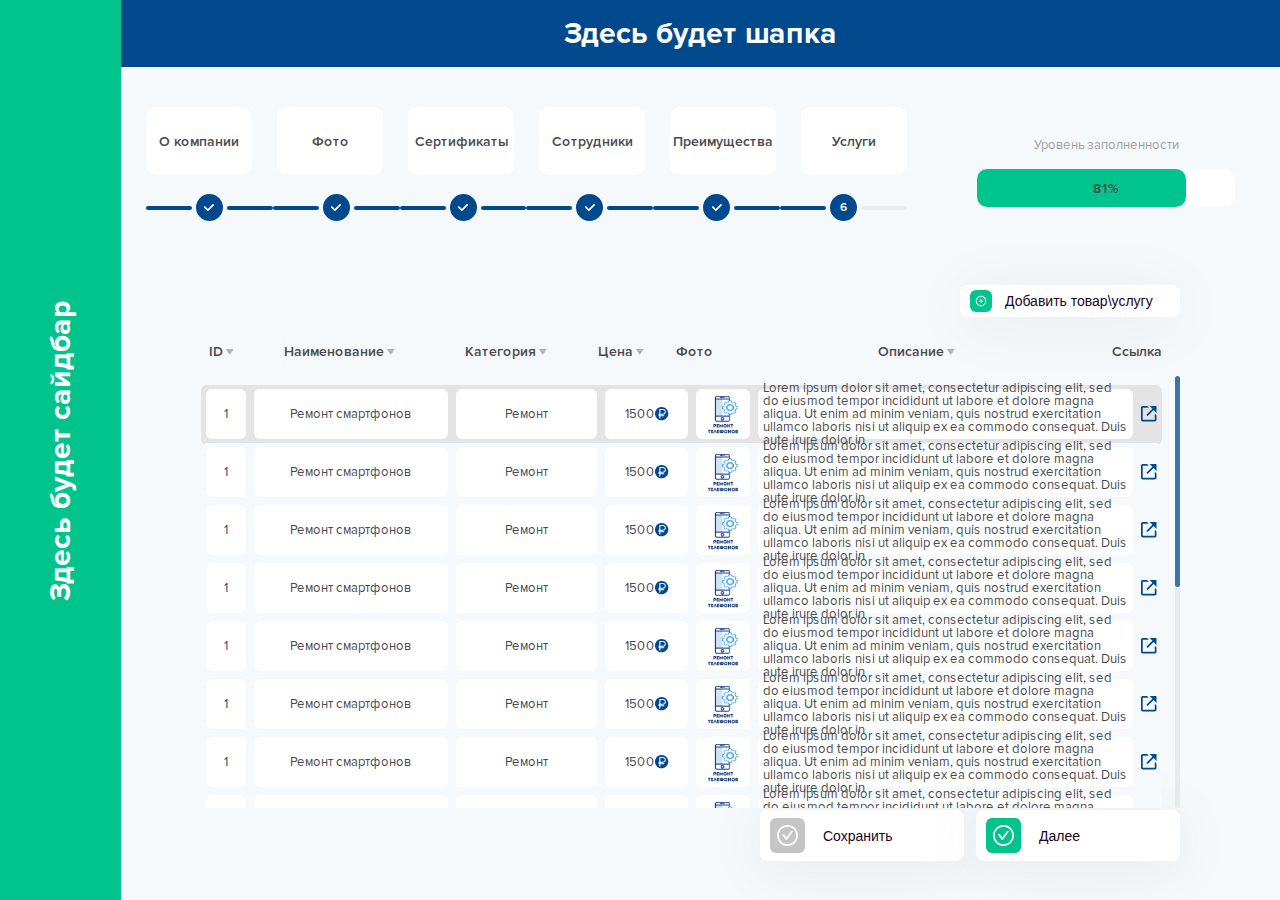
<file: index6.html>
<!DOCTYPE html>
<html lang="en">

<head>
    <meta charset="UTF-8">
    <meta http-equiv="X-UA-Compatible" content="IE=edge">
    <meta name="viewport" content="width=device-width, initial-scale=1.0">
    <title>Добавление компании</title>
    <link rel="stylesheet" href="css/nice-select.css">
    <link rel="stylesheet" href="css/datepicker.css">
    <link rel="stylesheet" href="https://cdn.jsdelivr.net/npm/bootstrap@4.6.0/dist/css/bootstrap.min.css" integrity="sha384-B0vP5xmATw1+K9KRQjQERJvTumQW0nPEzvF6L/Z6nronJ3oUOFUFpCjEUQouq2+l" crossorigin="anonymous">
    <link rel="stylesheet" href="css/jquery.mCustomScrollbar.css">
    <link rel="stylesheet" href="css/style.css">
</head>

<body>
    <div class="wrapper">
        <aside class='removed-sidebar'>
            <span>Здесь будет сайдбар</span>
        </aside>
        <main>
            <header class='removed-header'>Здесь будет шапка</header>
            <div class="company-add">
                <div class="company-add__top">
                    <div class="company-add__top-left">
                        <div class="company-add__tabs">
                            <div class="company-add__tab">О компании</div>
                            <div class="company-add__tab">Фото</div>
                            <div class="company-add__tab">Сертификаты</div>
                            <div class="company-add__tab">Сотрудники</div>
                            <div class="company-add__tab">Преимущества</div>
                            <div class="company-add__tab">Услуги</div>
                        </div>
                        <div class="company-add__steps">
                            <div class="company-add__step company-add__step--active company-add__step--filled"><span>1</span></div>
                            <div class="company-add__step company-add__step--active company-add__step--filled"><span>2</span></div>
                            <div class="company-add__step company-add__step--active company-add__step--filled"><span>3</span></div>
                            <div class="company-add__step company-add__step--active company-add__step--filled"><span>4</span></div>
                            <div class="company-add__step company-add__step--active company-add__step--filled"><span>5</span></div>
                            <div class="company-add__step company-add__step--active"><span>6</span></div>
                        </div>
                    </div>
                    <div class="company-add__top-right">
                        <p>Уровень заполненности</p>
                        <div class="company-add__progress-bar">
                            <strong>81%</strong>
                            <span style="width: 81%;background: #00C48C;"></span>
                        </div>

                    </div>
                </div>
                <div class="company-add__content d-flex justify-content-between">
                    <div class="company-add__content-left bg-none p-0">
                        <div class="company-add__content-left-inner">
                            <button class="add-article add-article--absolute add-btn custom-btn">
                                <i>
                                    <svg width="12" height="12" viewBox="0 0 12 12" fill="none" xmlns="http://www.w3.org/2000/svg">
                                        <path d="M8.15625 5.625H6.375V3.84375C6.375 3.79219 6.33281 3.75 6.28125 3.75H5.71875C5.66719 3.75 5.625 3.79219 5.625 3.84375V5.625H3.84375C3.79219 5.625 3.75 5.66719 3.75 5.71875V6.28125C3.75 6.33281 3.79219 6.375 3.84375 6.375H5.625V8.15625C5.625 8.20781 5.66719 8.25 5.71875 8.25H6.28125C6.33281 8.25 6.375 8.20781 6.375 8.15625V6.375H8.15625C8.20781 6.375 8.25 6.33281 8.25 6.28125V5.71875C8.25 5.66719 8.20781 5.625 8.15625 5.625Z" fill="white"></path>
                                        <path d="M6 0.75C3.10078 0.75 0.75 3.10078 0.75 6C0.75 8.89922 3.10078 11.25 6 11.25C8.89922 11.25 11.25 8.89922 11.25 6C11.25 3.10078 8.89922 0.75 6 0.75ZM6 10.3594C3.59297 10.3594 1.64062 8.40703 1.64062 6C1.64062 3.59297 3.59297 1.64062 6 1.64062C8.40703 1.64062 10.3594 3.59297 10.3594 6C10.3594 8.40703 8.40703 10.3594 6 10.3594Z" fill="white"></path>
                                    </svg>
                                </i>
                                <span>Добавить товар\услугу</span>
                            </button>
                            <div class="table table--service">
                                <div class="table__head">
                                    <div class="table__head-title">
                                        <span>ID</span>
                                        <svg class="svg-sort" width="8" height="6" viewBox="0 0 8 6" fill="none" xmlns="http://www.w3.org/2000/svg">
                                            <path d="M3.44095 5.46338C3.47535 5.51334 3.52138 5.5542 3.57508 5.58242C3.62878 5.61064 3.68853 5.62539 3.7492 5.62539C3.80986 5.62539 3.86962 5.61064 3.92331 5.58242C3.97701 5.5542 4.02305 5.51334 4.05745 5.46338L7.43245 0.588375C7.47151 0.532147 7.49442 0.466287 7.49869 0.397952C7.50295 0.329618 7.4884 0.261421 7.45663 0.200773C7.42486 0.140124 7.37707 0.0893432 7.31846 0.0539468C7.25985 0.0185505 7.19267 -0.000107379 7.1242 4.6487e-07H0.374198C0.305889 0.000282618 0.23895 0.0191805 0.180578 0.0546616C0.122207 0.0901427 0.0746116 0.140865 0.0429113 0.201373C0.0112111 0.261881 -0.00339494 0.329886 0.000664049 0.398075C0.00472303 0.466263 0.0272934 0.532055 0.065948 0.588375L3.44095 5.46338Z" fill="#B4B4B4"></path>
                                        </svg>
                                    </div>
                                    <div class="table__head-title">
                                        <span>Наименование</span>
                                        <svg class="svg-sort" width="8" height="6" viewBox="0 0 8 6" fill="none" xmlns="http://www.w3.org/2000/svg">
                                            <path d="M3.44095 5.46338C3.47535 5.51334 3.52138 5.5542 3.57508 5.58242C3.62878 5.61064 3.68853 5.62539 3.7492 5.62539C3.80986 5.62539 3.86962 5.61064 3.92331 5.58242C3.97701 5.5542 4.02305 5.51334 4.05745 5.46338L7.43245 0.588375C7.47151 0.532147 7.49442 0.466287 7.49869 0.397952C7.50295 0.329618 7.4884 0.261421 7.45663 0.200773C7.42486 0.140124 7.37707 0.0893432 7.31846 0.0539468C7.25985 0.0185505 7.19267 -0.000107379 7.1242 4.6487e-07H0.374198C0.305889 0.000282618 0.23895 0.0191805 0.180578 0.0546616C0.122207 0.0901427 0.0746116 0.140865 0.0429113 0.201373C0.0112111 0.261881 -0.00339494 0.329886 0.000664049 0.398075C0.00472303 0.466263 0.0272934 0.532055 0.065948 0.588375L3.44095 5.46338Z" fill="#B4B4B4"></path>
                                        </svg>
                                    </div>

                                    <div class="table__head-title">
                                        <span>Категория</span>
                                        <svg class="svg-sort" width="8" height="6" viewBox="0 0 8 6" fill="none" xmlns="http://www.w3.org/2000/svg">
                                            <path d="M3.44095 5.46338C3.47535 5.51334 3.52138 5.5542 3.57508 5.58242C3.62878 5.61064 3.68853 5.62539 3.7492 5.62539C3.80986 5.62539 3.86962 5.61064 3.92331 5.58242C3.97701 5.5542 4.02305 5.51334 4.05745 5.46338L7.43245 0.588375C7.47151 0.532147 7.49442 0.466287 7.49869 0.397952C7.50295 0.329618 7.4884 0.261421 7.45663 0.200773C7.42486 0.140124 7.37707 0.0893432 7.31846 0.0539468C7.25985 0.0185505 7.19267 -0.000107379 7.1242 4.6487e-07H0.374198C0.305889 0.000282618 0.23895 0.0191805 0.180578 0.0546616C0.122207 0.0901427 0.0746116 0.140865 0.0429113 0.201373C0.0112111 0.261881 -0.00339494 0.329886 0.000664049 0.398075C0.00472303 0.466263 0.0272934 0.532055 0.065948 0.588375L3.44095 5.46338Z" fill="#B4B4B4"></path>
                                        </svg>
                                    </div>
                                    <div class="table__head-title">
                                        <span>Цена</span>
                                        <svg class="svg-sort" width="8" height="6" viewBox="0 0 8 6" fill="none" xmlns="http://www.w3.org/2000/svg">
                                            <path d="M3.44095 5.46338C3.47535 5.51334 3.52138 5.5542 3.57508 5.58242C3.62878 5.61064 3.68853 5.62539 3.7492 5.62539C3.80986 5.62539 3.86962 5.61064 3.92331 5.58242C3.97701 5.5542 4.02305 5.51334 4.05745 5.46338L7.43245 0.588375C7.47151 0.532147 7.49442 0.466287 7.49869 0.397952C7.50295 0.329618 7.4884 0.261421 7.45663 0.200773C7.42486 0.140124 7.37707 0.0893432 7.31846 0.0539468C7.25985 0.0185505 7.19267 -0.000107379 7.1242 4.6487e-07H0.374198C0.305889 0.000282618 0.23895 0.0191805 0.180578 0.0546616C0.122207 0.0901427 0.0746116 0.140865 0.0429113 0.201373C0.0112111 0.261881 -0.00339494 0.329886 0.000664049 0.398075C0.00472303 0.466263 0.0272934 0.532055 0.065948 0.588375L3.44095 5.46338Z" fill="#B4B4B4"></path>
                                        </svg>
                                    </div>
                                    <div class="table__head-title">
                                        <span>Фото</span>
                                    </div>
                                    <div class="table__head-title">
                                        <span>Описание</span>
                                        <svg class="svg-sort" width="8" height="6" viewBox="0 0 8 6" fill="none" xmlns="http://www.w3.org/2000/svg">
                                            <path d="M3.44095 5.46338C3.47535 5.51334 3.52138 5.5542 3.57508 5.58242C3.62878 5.61064 3.68853 5.62539 3.7492 5.62539C3.80986 5.62539 3.86962 5.61064 3.92331 5.58242C3.97701 5.5542 4.02305 5.51334 4.05745 5.46338L7.43245 0.588375C7.47151 0.532147 7.49442 0.466287 7.49869 0.397952C7.50295 0.329618 7.4884 0.261421 7.45663 0.200773C7.42486 0.140124 7.37707 0.0893432 7.31846 0.0539468C7.25985 0.0185505 7.19267 -0.000107379 7.1242 4.6487e-07H0.374198C0.305889 0.000282618 0.23895 0.0191805 0.180578 0.0546616C0.122207 0.0901427 0.0746116 0.140865 0.0429113 0.201373C0.0112111 0.261881 -0.00339494 0.329886 0.000664049 0.398075C0.00472303 0.466263 0.0272934 0.532055 0.065948 0.588375L3.44095 5.46338Z" fill="#B4B4B4"></path>
                                        </svg>
                                    </div>
                                    <div class="table__head-title">
                                        <span>Ссылка</span>
                                    </div>
                                </div>
                                <div class="table__rows">
                                    <div class="table__row table__row--active">
                                        <div> 1 </div>
                                        <div>Ремонт смартфонов</div>
                                        <div>Ремонт</div>
                                        <div>
                                            <span>1500</span>
                                            <svg width="14" height="14" viewBox="0 0 14 14" fill="none" xmlns="http://www.w3.org/2000/svg">
                                                <path d="M7.81185 3.02149H5.41602V6.69232H7.82852C8.33948 6.71504 8.83876 6.53524 9.21792 6.19197C9.59708 5.8487 9.82548 5.36969 9.85352 4.85899C9.84073 4.60407 9.7777 4.35419 9.66805 4.1237C9.5584 3.89322 9.40429 3.68667 9.21457 3.51592C9.02485 3.34518 8.80326 3.2136 8.56254 3.12875C8.32182 3.0439 8.0667 3.00745 7.81185 3.02149Z" fill="#00498D"/>
                                                <path d="M6.66667 0C5.34813 0 4.0592 0.390993 2.96287 1.12354C1.86654 1.85608 1.01206 2.89727 0.507473 4.11544C0.00288854 5.33362 -0.129134 6.67406 0.128101 7.96727C0.385336 9.26048 1.02027 10.4484 1.95262 11.3807C2.88497 12.3131 4.07286 12.948 5.36607 13.2052C6.65927 13.4625 7.99972 13.3304 9.21789 12.8259C10.4361 12.3213 11.4773 11.4668 12.2098 10.3705C12.9423 9.27414 13.3333 7.98521 13.3333 6.66667C13.3333 4.89856 12.631 3.20286 11.3807 1.95262C10.1305 0.702379 8.43478 0 6.66667 0ZM7.8125 7.73333H5.41667V8.33333H8.87084C8.98134 8.33333 9.08732 8.37723 9.16546 8.45537C9.2436 8.53351 9.2875 8.63949 9.2875 8.75C9.2875 8.86051 9.2436 8.96649 9.16546 9.04463C9.08732 9.12277 8.98134 9.16667 8.87084 9.16667H5.41667V11.25C5.41667 11.3881 5.3618 11.5206 5.26412 11.6183C5.16645 11.716 5.03397 11.7708 4.89584 11.7708C4.7577 11.7708 4.62523 11.716 4.52755 11.6183C4.42988 11.5206 4.375 11.3881 4.375 11.25V9.16667H3.85417C3.74366 9.16667 3.63768 9.12277 3.55954 9.04463C3.4814 8.96649 3.4375 8.86051 3.4375 8.75C3.4375 8.63949 3.4814 8.53351 3.55954 8.45537C3.63768 8.37723 3.74366 8.33333 3.85417 8.33333H4.35834V7.73333H3.85417C3.71604 7.73333 3.58356 7.67846 3.48588 7.58079C3.38821 7.48311 3.33334 7.35063 3.33334 7.2125C3.33334 7.07437 3.38821 6.94189 3.48588 6.84422C3.58356 6.74654 3.71604 6.69167 3.85417 6.69167H4.35834V2.5C4.35834 2.36187 4.41321 2.22939 4.51088 2.13172C4.60856 2.03404 4.74104 1.97917 4.87917 1.97917H7.79584C8.58356 1.95445 9.3489 2.24331 9.92386 2.78233C10.4988 3.32135 10.8364 4.06649 10.8625 4.85417C10.8364 5.63924 10.5012 6.38222 9.93003 6.92143C9.35883 7.46065 8.59778 7.75244 7.8125 7.73333Z" fill="#00498D"/>
                                            </svg>
                                        </div>
                                        <div>
                                            <img src="img/phone.png" alt="">
                                        </div>
                                        <div>Lorem ipsum dolor sit amet, consectetur adipiscing elit, sed do eiusmod tempor incididunt ut labore et dolore magna aliqua. Ut enim ad minim veniam, quis nostrud exercitation ullamco laboris nisi ut aliquip ex ea
                                            commodo consequat. Duis aute irure dolor in </div>
                                        <div><img src="img/link.svg" alt=""></div>
                                    </div>
                                    <div class="table__row">
                                        <div> 1 </div>
                                        <div>Ремонт смартфонов</div>
                                        <div>Ремонт</div>
                                        <div>
                                            <span>1500</span>
                                            <svg width="14" height="14" viewBox="0 0 14 14" fill="none" xmlns="http://www.w3.org/2000/svg">
                                                <path d="M7.81185 3.02149H5.41602V6.69232H7.82852C8.33948 6.71504 8.83876 6.53524 9.21792 6.19197C9.59708 5.8487 9.82548 5.36969 9.85352 4.85899C9.84073 4.60407 9.7777 4.35419 9.66805 4.1237C9.5584 3.89322 9.40429 3.68667 9.21457 3.51592C9.02485 3.34518 8.80326 3.2136 8.56254 3.12875C8.32182 3.0439 8.0667 3.00745 7.81185 3.02149Z" fill="#00498D"/>
                                                <path d="M6.66667 0C5.34813 0 4.0592 0.390993 2.96287 1.12354C1.86654 1.85608 1.01206 2.89727 0.507473 4.11544C0.00288854 5.33362 -0.129134 6.67406 0.128101 7.96727C0.385336 9.26048 1.02027 10.4484 1.95262 11.3807C2.88497 12.3131 4.07286 12.948 5.36607 13.2052C6.65927 13.4625 7.99972 13.3304 9.21789 12.8259C10.4361 12.3213 11.4773 11.4668 12.2098 10.3705C12.9423 9.27414 13.3333 7.98521 13.3333 6.66667C13.3333 4.89856 12.631 3.20286 11.3807 1.95262C10.1305 0.702379 8.43478 0 6.66667 0ZM7.8125 7.73333H5.41667V8.33333H8.87084C8.98134 8.33333 9.08732 8.37723 9.16546 8.45537C9.2436 8.53351 9.2875 8.63949 9.2875 8.75C9.2875 8.86051 9.2436 8.96649 9.16546 9.04463C9.08732 9.12277 8.98134 9.16667 8.87084 9.16667H5.41667V11.25C5.41667 11.3881 5.3618 11.5206 5.26412 11.6183C5.16645 11.716 5.03397 11.7708 4.89584 11.7708C4.7577 11.7708 4.62523 11.716 4.52755 11.6183C4.42988 11.5206 4.375 11.3881 4.375 11.25V9.16667H3.85417C3.74366 9.16667 3.63768 9.12277 3.55954 9.04463C3.4814 8.96649 3.4375 8.86051 3.4375 8.75C3.4375 8.63949 3.4814 8.53351 3.55954 8.45537C3.63768 8.37723 3.74366 8.33333 3.85417 8.33333H4.35834V7.73333H3.85417C3.71604 7.73333 3.58356 7.67846 3.48588 7.58079C3.38821 7.48311 3.33334 7.35063 3.33334 7.2125C3.33334 7.07437 3.38821 6.94189 3.48588 6.84422C3.58356 6.74654 3.71604 6.69167 3.85417 6.69167H4.35834V2.5C4.35834 2.36187 4.41321 2.22939 4.51088 2.13172C4.60856 2.03404 4.74104 1.97917 4.87917 1.97917H7.79584C8.58356 1.95445 9.3489 2.24331 9.92386 2.78233C10.4988 3.32135 10.8364 4.06649 10.8625 4.85417C10.8364 5.63924 10.5012 6.38222 9.93003 6.92143C9.35883 7.46065 8.59778 7.75244 7.8125 7.73333Z" fill="#00498D"/>
                                            </svg>
                                        </div>
                                        <div>
                                            <img src="img/phone.png" alt="">
                                        </div>
                                        <div>Lorem ipsum dolor sit amet, consectetur adipiscing elit, sed do eiusmod tempor incididunt ut labore et dolore magna aliqua. Ut enim ad minim veniam, quis nostrud exercitation ullamco laboris nisi ut aliquip ex ea
                                            commodo consequat. Duis aute irure dolor in </div>
                                        <div><img src="img/link.svg" alt=""></div>
                                    </div>
                                    <div class="table__row">
                                        <div> 1 </div>
                                        <div>Ремонт смартфонов</div>
                                        <div>Ремонт</div>
                                        <div>
                                            <span>1500</span>
                                            <svg width="14" height="14" viewBox="0 0 14 14" fill="none" xmlns="http://www.w3.org/2000/svg">
                                                <path d="M7.81185 3.02149H5.41602V6.69232H7.82852C8.33948 6.71504 8.83876 6.53524 9.21792 6.19197C9.59708 5.8487 9.82548 5.36969 9.85352 4.85899C9.84073 4.60407 9.7777 4.35419 9.66805 4.1237C9.5584 3.89322 9.40429 3.68667 9.21457 3.51592C9.02485 3.34518 8.80326 3.2136 8.56254 3.12875C8.32182 3.0439 8.0667 3.00745 7.81185 3.02149Z" fill="#00498D"/>
                                                <path d="M6.66667 0C5.34813 0 4.0592 0.390993 2.96287 1.12354C1.86654 1.85608 1.01206 2.89727 0.507473 4.11544C0.00288854 5.33362 -0.129134 6.67406 0.128101 7.96727C0.385336 9.26048 1.02027 10.4484 1.95262 11.3807C2.88497 12.3131 4.07286 12.948 5.36607 13.2052C6.65927 13.4625 7.99972 13.3304 9.21789 12.8259C10.4361 12.3213 11.4773 11.4668 12.2098 10.3705C12.9423 9.27414 13.3333 7.98521 13.3333 6.66667C13.3333 4.89856 12.631 3.20286 11.3807 1.95262C10.1305 0.702379 8.43478 0 6.66667 0ZM7.8125 7.73333H5.41667V8.33333H8.87084C8.98134 8.33333 9.08732 8.37723 9.16546 8.45537C9.2436 8.53351 9.2875 8.63949 9.2875 8.75C9.2875 8.86051 9.2436 8.96649 9.16546 9.04463C9.08732 9.12277 8.98134 9.16667 8.87084 9.16667H5.41667V11.25C5.41667 11.3881 5.3618 11.5206 5.26412 11.6183C5.16645 11.716 5.03397 11.7708 4.89584 11.7708C4.7577 11.7708 4.62523 11.716 4.52755 11.6183C4.42988 11.5206 4.375 11.3881 4.375 11.25V9.16667H3.85417C3.74366 9.16667 3.63768 9.12277 3.55954 9.04463C3.4814 8.96649 3.4375 8.86051 3.4375 8.75C3.4375 8.63949 3.4814 8.53351 3.55954 8.45537C3.63768 8.37723 3.74366 8.33333 3.85417 8.33333H4.35834V7.73333H3.85417C3.71604 7.73333 3.58356 7.67846 3.48588 7.58079C3.38821 7.48311 3.33334 7.35063 3.33334 7.2125C3.33334 7.07437 3.38821 6.94189 3.48588 6.84422C3.58356 6.74654 3.71604 6.69167 3.85417 6.69167H4.35834V2.5C4.35834 2.36187 4.41321 2.22939 4.51088 2.13172C4.60856 2.03404 4.74104 1.97917 4.87917 1.97917H7.79584C8.58356 1.95445 9.3489 2.24331 9.92386 2.78233C10.4988 3.32135 10.8364 4.06649 10.8625 4.85417C10.8364 5.63924 10.5012 6.38222 9.93003 6.92143C9.35883 7.46065 8.59778 7.75244 7.8125 7.73333Z" fill="#00498D"/>
                                            </svg>
                                        </div>
                                        <div>
                                            <img src="img/phone.png" alt="">
                                        </div>
                                        <div>Lorem ipsum dolor sit amet, consectetur adipiscing elit, sed do eiusmod tempor incididunt ut labore et dolore magna aliqua. Ut enim ad minim veniam, quis nostrud exercitation ullamco laboris nisi ut aliquip ex ea
                                            commodo consequat. Duis aute irure dolor in </div>
                                        <div><img src="img/link.svg" alt=""></div>
                                    </div>
                                    <div class="table__row">
                                        <div> 1 </div>
                                        <div>Ремонт смартфонов</div>
                                        <div>Ремонт</div>
                                        <div>
                                            <span>1500</span>
                                            <svg width="14" height="14" viewBox="0 0 14 14" fill="none" xmlns="http://www.w3.org/2000/svg">
                                                <path d="M7.81185 3.02149H5.41602V6.69232H7.82852C8.33948 6.71504 8.83876 6.53524 9.21792 6.19197C9.59708 5.8487 9.82548 5.36969 9.85352 4.85899C9.84073 4.60407 9.7777 4.35419 9.66805 4.1237C9.5584 3.89322 9.40429 3.68667 9.21457 3.51592C9.02485 3.34518 8.80326 3.2136 8.56254 3.12875C8.32182 3.0439 8.0667 3.00745 7.81185 3.02149Z" fill="#00498D"/>
                                                <path d="M6.66667 0C5.34813 0 4.0592 0.390993 2.96287 1.12354C1.86654 1.85608 1.01206 2.89727 0.507473 4.11544C0.00288854 5.33362 -0.129134 6.67406 0.128101 7.96727C0.385336 9.26048 1.02027 10.4484 1.95262 11.3807C2.88497 12.3131 4.07286 12.948 5.36607 13.2052C6.65927 13.4625 7.99972 13.3304 9.21789 12.8259C10.4361 12.3213 11.4773 11.4668 12.2098 10.3705C12.9423 9.27414 13.3333 7.98521 13.3333 6.66667C13.3333 4.89856 12.631 3.20286 11.3807 1.95262C10.1305 0.702379 8.43478 0 6.66667 0ZM7.8125 7.73333H5.41667V8.33333H8.87084C8.98134 8.33333 9.08732 8.37723 9.16546 8.45537C9.2436 8.53351 9.2875 8.63949 9.2875 8.75C9.2875 8.86051 9.2436 8.96649 9.16546 9.04463C9.08732 9.12277 8.98134 9.16667 8.87084 9.16667H5.41667V11.25C5.41667 11.3881 5.3618 11.5206 5.26412 11.6183C5.16645 11.716 5.03397 11.7708 4.89584 11.7708C4.7577 11.7708 4.62523 11.716 4.52755 11.6183C4.42988 11.5206 4.375 11.3881 4.375 11.25V9.16667H3.85417C3.74366 9.16667 3.63768 9.12277 3.55954 9.04463C3.4814 8.96649 3.4375 8.86051 3.4375 8.75C3.4375 8.63949 3.4814 8.53351 3.55954 8.45537C3.63768 8.37723 3.74366 8.33333 3.85417 8.33333H4.35834V7.73333H3.85417C3.71604 7.73333 3.58356 7.67846 3.48588 7.58079C3.38821 7.48311 3.33334 7.35063 3.33334 7.2125C3.33334 7.07437 3.38821 6.94189 3.48588 6.84422C3.58356 6.74654 3.71604 6.69167 3.85417 6.69167H4.35834V2.5C4.35834 2.36187 4.41321 2.22939 4.51088 2.13172C4.60856 2.03404 4.74104 1.97917 4.87917 1.97917H7.79584C8.58356 1.95445 9.3489 2.24331 9.92386 2.78233C10.4988 3.32135 10.8364 4.06649 10.8625 4.85417C10.8364 5.63924 10.5012 6.38222 9.93003 6.92143C9.35883 7.46065 8.59778 7.75244 7.8125 7.73333Z" fill="#00498D"/>
                                            </svg>
                                        </div>
                                        <div>
                                            <img src="img/phone.png" alt="">
                                        </div>
                                        <div>Lorem ipsum dolor sit amet, consectetur adipiscing elit, sed do eiusmod tempor incididunt ut labore et dolore magna aliqua. Ut enim ad minim veniam, quis nostrud exercitation ullamco laboris nisi ut aliquip ex ea
                                            commodo consequat. Duis aute irure dolor in </div>
                                        <div><img src="img/link.svg" alt=""></div>
                                    </div>
                                    <div class="table__row">
                                        <div> 1 </div>
                                        <div>Ремонт смартфонов</div>
                                        <div>Ремонт</div>
                                        <div>
                                            <span>1500</span>
                                            <svg width="14" height="14" viewBox="0 0 14 14" fill="none" xmlns="http://www.w3.org/2000/svg">
                                                <path d="M7.81185 3.02149H5.41602V6.69232H7.82852C8.33948 6.71504 8.83876 6.53524 9.21792 6.19197C9.59708 5.8487 9.82548 5.36969 9.85352 4.85899C9.84073 4.60407 9.7777 4.35419 9.66805 4.1237C9.5584 3.89322 9.40429 3.68667 9.21457 3.51592C9.02485 3.34518 8.80326 3.2136 8.56254 3.12875C8.32182 3.0439 8.0667 3.00745 7.81185 3.02149Z" fill="#00498D"/>
                                                <path d="M6.66667 0C5.34813 0 4.0592 0.390993 2.96287 1.12354C1.86654 1.85608 1.01206 2.89727 0.507473 4.11544C0.00288854 5.33362 -0.129134 6.67406 0.128101 7.96727C0.385336 9.26048 1.02027 10.4484 1.95262 11.3807C2.88497 12.3131 4.07286 12.948 5.36607 13.2052C6.65927 13.4625 7.99972 13.3304 9.21789 12.8259C10.4361 12.3213 11.4773 11.4668 12.2098 10.3705C12.9423 9.27414 13.3333 7.98521 13.3333 6.66667C13.3333 4.89856 12.631 3.20286 11.3807 1.95262C10.1305 0.702379 8.43478 0 6.66667 0ZM7.8125 7.73333H5.41667V8.33333H8.87084C8.98134 8.33333 9.08732 8.37723 9.16546 8.45537C9.2436 8.53351 9.2875 8.63949 9.2875 8.75C9.2875 8.86051 9.2436 8.96649 9.16546 9.04463C9.08732 9.12277 8.98134 9.16667 8.87084 9.16667H5.41667V11.25C5.41667 11.3881 5.3618 11.5206 5.26412 11.6183C5.16645 11.716 5.03397 11.7708 4.89584 11.7708C4.7577 11.7708 4.62523 11.716 4.52755 11.6183C4.42988 11.5206 4.375 11.3881 4.375 11.25V9.16667H3.85417C3.74366 9.16667 3.63768 9.12277 3.55954 9.04463C3.4814 8.96649 3.4375 8.86051 3.4375 8.75C3.4375 8.63949 3.4814 8.53351 3.55954 8.45537C3.63768 8.37723 3.74366 8.33333 3.85417 8.33333H4.35834V7.73333H3.85417C3.71604 7.73333 3.58356 7.67846 3.48588 7.58079C3.38821 7.48311 3.33334 7.35063 3.33334 7.2125C3.33334 7.07437 3.38821 6.94189 3.48588 6.84422C3.58356 6.74654 3.71604 6.69167 3.85417 6.69167H4.35834V2.5C4.35834 2.36187 4.41321 2.22939 4.51088 2.13172C4.60856 2.03404 4.74104 1.97917 4.87917 1.97917H7.79584C8.58356 1.95445 9.3489 2.24331 9.92386 2.78233C10.4988 3.32135 10.8364 4.06649 10.8625 4.85417C10.8364 5.63924 10.5012 6.38222 9.93003 6.92143C9.35883 7.46065 8.59778 7.75244 7.8125 7.73333Z" fill="#00498D"/>
                                            </svg>
                                        </div>
                                        <div>
                                            <img src="img/phone.png" alt="">
                                        </div>
                                        <div>Lorem ipsum dolor sit amet, consectetur adipiscing elit, sed do eiusmod tempor incididunt ut labore et dolore magna aliqua. Ut enim ad minim veniam, quis nostrud exercitation ullamco laboris nisi ut aliquip ex ea
                                            commodo consequat. Duis aute irure dolor in </div>
                                        <div><img src="img/link.svg" alt=""></div>
                                    </div>
                                    <div class="table__row">
                                        <div> 1 </div>
                                        <div>Ремонт смартфонов</div>
                                        <div>Ремонт</div>
                                        <div>
                                            <span>1500</span>
                                            <svg width="14" height="14" viewBox="0 0 14 14" fill="none" xmlns="http://www.w3.org/2000/svg">
                                                <path d="M7.81185 3.02149H5.41602V6.69232H7.82852C8.33948 6.71504 8.83876 6.53524 9.21792 6.19197C9.59708 5.8487 9.82548 5.36969 9.85352 4.85899C9.84073 4.60407 9.7777 4.35419 9.66805 4.1237C9.5584 3.89322 9.40429 3.68667 9.21457 3.51592C9.02485 3.34518 8.80326 3.2136 8.56254 3.12875C8.32182 3.0439 8.0667 3.00745 7.81185 3.02149Z" fill="#00498D"/>
                                                <path d="M6.66667 0C5.34813 0 4.0592 0.390993 2.96287 1.12354C1.86654 1.85608 1.01206 2.89727 0.507473 4.11544C0.00288854 5.33362 -0.129134 6.67406 0.128101 7.96727C0.385336 9.26048 1.02027 10.4484 1.95262 11.3807C2.88497 12.3131 4.07286 12.948 5.36607 13.2052C6.65927 13.4625 7.99972 13.3304 9.21789 12.8259C10.4361 12.3213 11.4773 11.4668 12.2098 10.3705C12.9423 9.27414 13.3333 7.98521 13.3333 6.66667C13.3333 4.89856 12.631 3.20286 11.3807 1.95262C10.1305 0.702379 8.43478 0 6.66667 0ZM7.8125 7.73333H5.41667V8.33333H8.87084C8.98134 8.33333 9.08732 8.37723 9.16546 8.45537C9.2436 8.53351 9.2875 8.63949 9.2875 8.75C9.2875 8.86051 9.2436 8.96649 9.16546 9.04463C9.08732 9.12277 8.98134 9.16667 8.87084 9.16667H5.41667V11.25C5.41667 11.3881 5.3618 11.5206 5.26412 11.6183C5.16645 11.716 5.03397 11.7708 4.89584 11.7708C4.7577 11.7708 4.62523 11.716 4.52755 11.6183C4.42988 11.5206 4.375 11.3881 4.375 11.25V9.16667H3.85417C3.74366 9.16667 3.63768 9.12277 3.55954 9.04463C3.4814 8.96649 3.4375 8.86051 3.4375 8.75C3.4375 8.63949 3.4814 8.53351 3.55954 8.45537C3.63768 8.37723 3.74366 8.33333 3.85417 8.33333H4.35834V7.73333H3.85417C3.71604 7.73333 3.58356 7.67846 3.48588 7.58079C3.38821 7.48311 3.33334 7.35063 3.33334 7.2125C3.33334 7.07437 3.38821 6.94189 3.48588 6.84422C3.58356 6.74654 3.71604 6.69167 3.85417 6.69167H4.35834V2.5C4.35834 2.36187 4.41321 2.22939 4.51088 2.13172C4.60856 2.03404 4.74104 1.97917 4.87917 1.97917H7.79584C8.58356 1.95445 9.3489 2.24331 9.92386 2.78233C10.4988 3.32135 10.8364 4.06649 10.8625 4.85417C10.8364 5.63924 10.5012 6.38222 9.93003 6.92143C9.35883 7.46065 8.59778 7.75244 7.8125 7.73333Z" fill="#00498D"/>
                                            </svg>
                                        </div>
                                        <div>
                                            <img src="img/phone.png" alt="">
                                        </div>
                                        <div>Lorem ipsum dolor sit amet, consectetur adipiscing elit, sed do eiusmod tempor incididunt ut labore et dolore magna aliqua. Ut enim ad minim veniam, quis nostrud exercitation ullamco laboris nisi ut aliquip ex ea
                                            commodo consequat. Duis aute irure dolor in </div>
                                        <div><img src="img/link.svg" alt=""></div>
                                    </div>
                                    <div class="table__row">
                                        <div> 1 </div>
                                        <div>Ремонт смартфонов</div>
                                        <div>Ремонт</div>
                                        <div>
                                            <span>1500</span>
                                            <svg width="14" height="14" viewBox="0 0 14 14" fill="none" xmlns="http://www.w3.org/2000/svg">
                                                <path d="M7.81185 3.02149H5.41602V6.69232H7.82852C8.33948 6.71504 8.83876 6.53524 9.21792 6.19197C9.59708 5.8487 9.82548 5.36969 9.85352 4.85899C9.84073 4.60407 9.7777 4.35419 9.66805 4.1237C9.5584 3.89322 9.40429 3.68667 9.21457 3.51592C9.02485 3.34518 8.80326 3.2136 8.56254 3.12875C8.32182 3.0439 8.0667 3.00745 7.81185 3.02149Z" fill="#00498D"/>
                                                <path d="M6.66667 0C5.34813 0 4.0592 0.390993 2.96287 1.12354C1.86654 1.85608 1.01206 2.89727 0.507473 4.11544C0.00288854 5.33362 -0.129134 6.67406 0.128101 7.96727C0.385336 9.26048 1.02027 10.4484 1.95262 11.3807C2.88497 12.3131 4.07286 12.948 5.36607 13.2052C6.65927 13.4625 7.99972 13.3304 9.21789 12.8259C10.4361 12.3213 11.4773 11.4668 12.2098 10.3705C12.9423 9.27414 13.3333 7.98521 13.3333 6.66667C13.3333 4.89856 12.631 3.20286 11.3807 1.95262C10.1305 0.702379 8.43478 0 6.66667 0ZM7.8125 7.73333H5.41667V8.33333H8.87084C8.98134 8.33333 9.08732 8.37723 9.16546 8.45537C9.2436 8.53351 9.2875 8.63949 9.2875 8.75C9.2875 8.86051 9.2436 8.96649 9.16546 9.04463C9.08732 9.12277 8.98134 9.16667 8.87084 9.16667H5.41667V11.25C5.41667 11.3881 5.3618 11.5206 5.26412 11.6183C5.16645 11.716 5.03397 11.7708 4.89584 11.7708C4.7577 11.7708 4.62523 11.716 4.52755 11.6183C4.42988 11.5206 4.375 11.3881 4.375 11.25V9.16667H3.85417C3.74366 9.16667 3.63768 9.12277 3.55954 9.04463C3.4814 8.96649 3.4375 8.86051 3.4375 8.75C3.4375 8.63949 3.4814 8.53351 3.55954 8.45537C3.63768 8.37723 3.74366 8.33333 3.85417 8.33333H4.35834V7.73333H3.85417C3.71604 7.73333 3.58356 7.67846 3.48588 7.58079C3.38821 7.48311 3.33334 7.35063 3.33334 7.2125C3.33334 7.07437 3.38821 6.94189 3.48588 6.84422C3.58356 6.74654 3.71604 6.69167 3.85417 6.69167H4.35834V2.5C4.35834 2.36187 4.41321 2.22939 4.51088 2.13172C4.60856 2.03404 4.74104 1.97917 4.87917 1.97917H7.79584C8.58356 1.95445 9.3489 2.24331 9.92386 2.78233C10.4988 3.32135 10.8364 4.06649 10.8625 4.85417C10.8364 5.63924 10.5012 6.38222 9.93003 6.92143C9.35883 7.46065 8.59778 7.75244 7.8125 7.73333Z" fill="#00498D"/>
                                            </svg>
                                        </div>
                                        <div>
                                            <img src="img/phone.png" alt="">
                                        </div>
                                        <div>Lorem ipsum dolor sit amet, consectetur adipiscing elit, sed do eiusmod tempor incididunt ut labore et dolore magna aliqua. Ut enim ad minim veniam, quis nostrud exercitation ullamco laboris nisi ut aliquip ex ea
                                            commodo consequat. Duis aute irure dolor in </div>
                                        <div><img src="img/link.svg" alt=""></div>
                                    </div>
                                    <div class="table__row">
                                        <div> 1 </div>
                                        <div>Ремонт смартфонов</div>
                                        <div>Ремонт</div>
                                        <div>
                                            <span>1500</span>
                                            <svg width="14" height="14" viewBox="0 0 14 14" fill="none" xmlns="http://www.w3.org/2000/svg">
                                                <path d="M7.81185 3.02149H5.41602V6.69232H7.82852C8.33948 6.71504 8.83876 6.53524 9.21792 6.19197C9.59708 5.8487 9.82548 5.36969 9.85352 4.85899C9.84073 4.60407 9.7777 4.35419 9.66805 4.1237C9.5584 3.89322 9.40429 3.68667 9.21457 3.51592C9.02485 3.34518 8.80326 3.2136 8.56254 3.12875C8.32182 3.0439 8.0667 3.00745 7.81185 3.02149Z" fill="#00498D"/>
                                                <path d="M6.66667 0C5.34813 0 4.0592 0.390993 2.96287 1.12354C1.86654 1.85608 1.01206 2.89727 0.507473 4.11544C0.00288854 5.33362 -0.129134 6.67406 0.128101 7.96727C0.385336 9.26048 1.02027 10.4484 1.95262 11.3807C2.88497 12.3131 4.07286 12.948 5.36607 13.2052C6.65927 13.4625 7.99972 13.3304 9.21789 12.8259C10.4361 12.3213 11.4773 11.4668 12.2098 10.3705C12.9423 9.27414 13.3333 7.98521 13.3333 6.66667C13.3333 4.89856 12.631 3.20286 11.3807 1.95262C10.1305 0.702379 8.43478 0 6.66667 0ZM7.8125 7.73333H5.41667V8.33333H8.87084C8.98134 8.33333 9.08732 8.37723 9.16546 8.45537C9.2436 8.53351 9.2875 8.63949 9.2875 8.75C9.2875 8.86051 9.2436 8.96649 9.16546 9.04463C9.08732 9.12277 8.98134 9.16667 8.87084 9.16667H5.41667V11.25C5.41667 11.3881 5.3618 11.5206 5.26412 11.6183C5.16645 11.716 5.03397 11.7708 4.89584 11.7708C4.7577 11.7708 4.62523 11.716 4.52755 11.6183C4.42988 11.5206 4.375 11.3881 4.375 11.25V9.16667H3.85417C3.74366 9.16667 3.63768 9.12277 3.55954 9.04463C3.4814 8.96649 3.4375 8.86051 3.4375 8.75C3.4375 8.63949 3.4814 8.53351 3.55954 8.45537C3.63768 8.37723 3.74366 8.33333 3.85417 8.33333H4.35834V7.73333H3.85417C3.71604 7.73333 3.58356 7.67846 3.48588 7.58079C3.38821 7.48311 3.33334 7.35063 3.33334 7.2125C3.33334 7.07437 3.38821 6.94189 3.48588 6.84422C3.58356 6.74654 3.71604 6.69167 3.85417 6.69167H4.35834V2.5C4.35834 2.36187 4.41321 2.22939 4.51088 2.13172C4.60856 2.03404 4.74104 1.97917 4.87917 1.97917H7.79584C8.58356 1.95445 9.3489 2.24331 9.92386 2.78233C10.4988 3.32135 10.8364 4.06649 10.8625 4.85417C10.8364 5.63924 10.5012 6.38222 9.93003 6.92143C9.35883 7.46065 8.59778 7.75244 7.8125 7.73333Z" fill="#00498D"/>
                                            </svg>
                                        </div>
                                        <div>
                                            <img src="img/phone.png" alt="">
                                        </div>
                                        <div>Lorem ipsum dolor sit amet, consectetur adipiscing elit, sed do eiusmod tempor incididunt ut labore et dolore magna aliqua. Ut enim ad minim veniam, quis nostrud exercitation ullamco laboris nisi ut aliquip ex ea
                                            commodo consequat. Duis aute irure dolor in </div>
                                        <div><img src="img/link.svg" alt=""></div>
                                    </div>
                                    <div class="table__row">
                                        <div> 1 </div>
                                        <div>Ремонт смартфонов</div>
                                        <div>Ремонт</div>
                                        <div>
                                            <span>1500</span>
                                            <svg width="14" height="14" viewBox="0 0 14 14" fill="none" xmlns="http://www.w3.org/2000/svg">
                                                <path d="M7.81185 3.02149H5.41602V6.69232H7.82852C8.33948 6.71504 8.83876 6.53524 9.21792 6.19197C9.59708 5.8487 9.82548 5.36969 9.85352 4.85899C9.84073 4.60407 9.7777 4.35419 9.66805 4.1237C9.5584 3.89322 9.40429 3.68667 9.21457 3.51592C9.02485 3.34518 8.80326 3.2136 8.56254 3.12875C8.32182 3.0439 8.0667 3.00745 7.81185 3.02149Z" fill="#00498D"/>
                                                <path d="M6.66667 0C5.34813 0 4.0592 0.390993 2.96287 1.12354C1.86654 1.85608 1.01206 2.89727 0.507473 4.11544C0.00288854 5.33362 -0.129134 6.67406 0.128101 7.96727C0.385336 9.26048 1.02027 10.4484 1.95262 11.3807C2.88497 12.3131 4.07286 12.948 5.36607 13.2052C6.65927 13.4625 7.99972 13.3304 9.21789 12.8259C10.4361 12.3213 11.4773 11.4668 12.2098 10.3705C12.9423 9.27414 13.3333 7.98521 13.3333 6.66667C13.3333 4.89856 12.631 3.20286 11.3807 1.95262C10.1305 0.702379 8.43478 0 6.66667 0ZM7.8125 7.73333H5.41667V8.33333H8.87084C8.98134 8.33333 9.08732 8.37723 9.16546 8.45537C9.2436 8.53351 9.2875 8.63949 9.2875 8.75C9.2875 8.86051 9.2436 8.96649 9.16546 9.04463C9.08732 9.12277 8.98134 9.16667 8.87084 9.16667H5.41667V11.25C5.41667 11.3881 5.3618 11.5206 5.26412 11.6183C5.16645 11.716 5.03397 11.7708 4.89584 11.7708C4.7577 11.7708 4.62523 11.716 4.52755 11.6183C4.42988 11.5206 4.375 11.3881 4.375 11.25V9.16667H3.85417C3.74366 9.16667 3.63768 9.12277 3.55954 9.04463C3.4814 8.96649 3.4375 8.86051 3.4375 8.75C3.4375 8.63949 3.4814 8.53351 3.55954 8.45537C3.63768 8.37723 3.74366 8.33333 3.85417 8.33333H4.35834V7.73333H3.85417C3.71604 7.73333 3.58356 7.67846 3.48588 7.58079C3.38821 7.48311 3.33334 7.35063 3.33334 7.2125C3.33334 7.07437 3.38821 6.94189 3.48588 6.84422C3.58356 6.74654 3.71604 6.69167 3.85417 6.69167H4.35834V2.5C4.35834 2.36187 4.41321 2.22939 4.51088 2.13172C4.60856 2.03404 4.74104 1.97917 4.87917 1.97917H7.79584C8.58356 1.95445 9.3489 2.24331 9.92386 2.78233C10.4988 3.32135 10.8364 4.06649 10.8625 4.85417C10.8364 5.63924 10.5012 6.38222 9.93003 6.92143C9.35883 7.46065 8.59778 7.75244 7.8125 7.73333Z" fill="#00498D"/>
                                            </svg>
                                        </div>
                                        <div>
                                            <img src="img/phone.png" alt="">
                                        </div>
                                        <div>Lorem ipsum dolor sit amet, consectetur adipiscing elit, sed do eiusmod tempor incididunt ut labore et dolore magna aliqua. Ut enim ad minim veniam, quis nostrud exercitation ullamco laboris nisi ut aliquip ex ea
                                            commodo consequat. Duis aute irure dolor in </div>
                                        <div><img src="img/link.svg" alt=""></div>
                                    </div>
                                    <div class="table__row">
                                        <div> 1 </div>
                                        <div>Ремонт смартфонов</div>
                                        <div>Ремонт</div>
                                        <div>
                                            <span>1500</span>
                                            <svg width="14" height="14" viewBox="0 0 14 14" fill="none" xmlns="http://www.w3.org/2000/svg">
                                                <path d="M7.81185 3.02149H5.41602V6.69232H7.82852C8.33948 6.71504 8.83876 6.53524 9.21792 6.19197C9.59708 5.8487 9.82548 5.36969 9.85352 4.85899C9.84073 4.60407 9.7777 4.35419 9.66805 4.1237C9.5584 3.89322 9.40429 3.68667 9.21457 3.51592C9.02485 3.34518 8.80326 3.2136 8.56254 3.12875C8.32182 3.0439 8.0667 3.00745 7.81185 3.02149Z" fill="#00498D"/>
                                                <path d="M6.66667 0C5.34813 0 4.0592 0.390993 2.96287 1.12354C1.86654 1.85608 1.01206 2.89727 0.507473 4.11544C0.00288854 5.33362 -0.129134 6.67406 0.128101 7.96727C0.385336 9.26048 1.02027 10.4484 1.95262 11.3807C2.88497 12.3131 4.07286 12.948 5.36607 13.2052C6.65927 13.4625 7.99972 13.3304 9.21789 12.8259C10.4361 12.3213 11.4773 11.4668 12.2098 10.3705C12.9423 9.27414 13.3333 7.98521 13.3333 6.66667C13.3333 4.89856 12.631 3.20286 11.3807 1.95262C10.1305 0.702379 8.43478 0 6.66667 0ZM7.8125 7.73333H5.41667V8.33333H8.87084C8.98134 8.33333 9.08732 8.37723 9.16546 8.45537C9.2436 8.53351 9.2875 8.63949 9.2875 8.75C9.2875 8.86051 9.2436 8.96649 9.16546 9.04463C9.08732 9.12277 8.98134 9.16667 8.87084 9.16667H5.41667V11.25C5.41667 11.3881 5.3618 11.5206 5.26412 11.6183C5.16645 11.716 5.03397 11.7708 4.89584 11.7708C4.7577 11.7708 4.62523 11.716 4.52755 11.6183C4.42988 11.5206 4.375 11.3881 4.375 11.25V9.16667H3.85417C3.74366 9.16667 3.63768 9.12277 3.55954 9.04463C3.4814 8.96649 3.4375 8.86051 3.4375 8.75C3.4375 8.63949 3.4814 8.53351 3.55954 8.45537C3.63768 8.37723 3.74366 8.33333 3.85417 8.33333H4.35834V7.73333H3.85417C3.71604 7.73333 3.58356 7.67846 3.48588 7.58079C3.38821 7.48311 3.33334 7.35063 3.33334 7.2125C3.33334 7.07437 3.38821 6.94189 3.48588 6.84422C3.58356 6.74654 3.71604 6.69167 3.85417 6.69167H4.35834V2.5C4.35834 2.36187 4.41321 2.22939 4.51088 2.13172C4.60856 2.03404 4.74104 1.97917 4.87917 1.97917H7.79584C8.58356 1.95445 9.3489 2.24331 9.92386 2.78233C10.4988 3.32135 10.8364 4.06649 10.8625 4.85417C10.8364 5.63924 10.5012 6.38222 9.93003 6.92143C9.35883 7.46065 8.59778 7.75244 7.8125 7.73333Z" fill="#00498D"/>
                                            </svg>
                                        </div>
                                        <div>
                                            <img src="img/phone.png" alt="">
                                        </div>
                                        <div>Lorem ipsum dolor sit amet, consectetur adipiscing elit, sed do eiusmod tempor incididunt ut labore et dolore magna aliqua. Ut enim ad minim veniam, quis nostrud exercitation ullamco laboris nisi ut aliquip ex ea
                                            commodo consequat. Duis aute irure dolor in </div>
                                        <div><img src="img/link.svg" alt=""></div>
                                    </div>
                                </div>
                            </div>
                        </div>
                        <div class="mt-0 company-add__buttons">
                            <button class=" save-btn save-btn--disabled custom-btn">
                                <i>
                                    <svg width="21" height="21" viewBox="0 0 21 21" fill="none" xmlns="http://www.w3.org/2000/svg">
                                        <path d="M15.7751 6H14.4522C14.1645 6 13.8909 6.13869 13.7217 6.37644L9.28767 12.5467L7.2794 9.75024C7.11017 9.51532 6.83939 9.37381 6.54887 9.37381H5.22601C5.04267 9.37381 4.93548 9.58325 5.04267 9.73326L8.55714 14.6241C8.64016 14.7404 8.74961 14.8352 8.87641 14.9005C9.00321 14.9659 9.14371 15 9.28626 15C9.42882 15 9.56932 14.9659 9.69612 14.9005C9.82292 14.8352 9.93237 14.7404 10.0154 14.6241L15.9556 6.35946C16.0656 6.20945 15.9584 6 15.7751 6Z" fill="white"></path>
                                        <path d="M10.5 0C4.70156 0 0 4.70156 0 10.5C0 16.2984 4.70156 21 10.5 21C16.2984 21 21 16.2984 21 10.5C21 4.70156 16.2984 0 10.5 0ZM10.5 19.2188C5.68594 19.2188 1.78125 15.3141 1.78125 10.5C1.78125 5.68594 5.68594 1.78125 10.5 1.78125C15.3141 1.78125 19.2188 5.68594 19.2188 10.5C19.2188 15.3141 15.3141 19.2188 10.5 19.2188Z" fill="white"></path>
                                    </svg>
                                </i>
                                <span>Сохранить</span>
                            </button>
                            <button class="save-btn custom-btn">
                                <i>
                                    <svg width="21" height="21" viewBox="0 0 21 21" fill="none" xmlns="http://www.w3.org/2000/svg">
                                        <path d="M15.7751 6H14.4522C14.1645 6 13.8909 6.13869 13.7217 6.37644L9.28767 12.5467L7.2794 9.75024C7.11017 9.51532 6.83939 9.37381 6.54887 9.37381H5.22601C5.04267 9.37381 4.93548 9.58325 5.04267 9.73326L8.55714 14.6241C8.64016 14.7404 8.74961 14.8352 8.87641 14.9005C9.00321 14.9659 9.14371 15 9.28626 15C9.42882 15 9.56932 14.9659 9.69612 14.9005C9.82292 14.8352 9.93237 14.7404 10.0154 14.6241L15.9556 6.35946C16.0656 6.20945 15.9584 6 15.7751 6Z" fill="white"></path>
                                        <path d="M10.5 0C4.70156 0 0 4.70156 0 10.5C0 16.2984 4.70156 21 10.5 21C16.2984 21 21 16.2984 21 10.5C21 4.70156 16.2984 0 10.5 0ZM10.5 19.2188C5.68594 19.2188 1.78125 15.3141 1.78125 10.5C1.78125 5.68594 5.68594 1.78125 10.5 1.78125C15.3141 1.78125 19.2188 5.68594 19.2188 10.5C19.2188 15.3141 15.3141 19.2188 10.5 19.2188Z" fill="white"></path>
                                    </svg>
                                </i>
                                <span>Далее</span>
                            </button>
                        </div>
                    </div>
                    <div class="company-add__content-right">
                        <div class="company-add__content-right-inner">
                            <div class="company-add__edit company-add__edit--phone">
                                <div class="company-add__title ml-0">Редактирование услуги</div>
                                <div class="company-add__edit-item">
                                    <span>Фото</span>
                                    <div>
                                        <img src="img/phone.png" alt="">
                                        <strong>Foto1.jpg</strong>
                                        <small>450x460</small>
                                    </div>
                                </div>
                                <div class="company-add__edit-item align-items-center">
                                    <span>Нименование</span>
                                    <div>
                                        <input type="text">
                                    </div>
                                </div>
                                <div class="company-add__edit-item align-items-center">
                                    <span>Цена</span>
                                    <div class="d-flex align-items-center">
                                        <input type="text">
                                        <svg width="14" height="14" viewBox="0 0 14 14" fill="none" xmlns="http://www.w3.org/2000/svg">
                                            <path d="M7.81185 3.02149H5.41602V6.69232H7.82852C8.33948 6.71504 8.83876 6.53524 9.21792 6.19197C9.59708 5.8487 9.82548 5.36969 9.85352 4.85899C9.84073 4.60407 9.7777 4.35419 9.66805 4.1237C9.5584 3.89322 9.40429 3.68667 9.21457 3.51592C9.02485 3.34518 8.80326 3.2136 8.56254 3.12875C8.32182 3.0439 8.0667 3.00745 7.81185 3.02149Z" fill="#00498D"/>
                                            <path d="M6.66667 0C5.34813 0 4.0592 0.390993 2.96287 1.12354C1.86654 1.85608 1.01206 2.89727 0.507473 4.11544C0.00288854 5.33362 -0.129134 6.67406 0.128101 7.96727C0.385336 9.26048 1.02027 10.4484 1.95262 11.3807C2.88497 12.3131 4.07286 12.948 5.36607 13.2052C6.65927 13.4625 7.99972 13.3304 9.21789 12.8259C10.4361 12.3213 11.4773 11.4668 12.2098 10.3705C12.9423 9.27414 13.3333 7.98521 13.3333 6.66667C13.3333 4.89856 12.631 3.20286 11.3807 1.95262C10.1305 0.702379 8.43478 0 6.66667 0ZM7.8125 7.73333H5.41667V8.33333H8.87084C8.98134 8.33333 9.08732 8.37723 9.16546 8.45537C9.2436 8.53351 9.2875 8.63949 9.2875 8.75C9.2875 8.86051 9.2436 8.96649 9.16546 9.04463C9.08732 9.12277 8.98134 9.16667 8.87084 9.16667H5.41667V11.25C5.41667 11.3881 5.3618 11.5206 5.26412 11.6183C5.16645 11.716 5.03397 11.7708 4.89584 11.7708C4.7577 11.7708 4.62523 11.716 4.52755 11.6183C4.42988 11.5206 4.375 11.3881 4.375 11.25V9.16667H3.85417C3.74366 9.16667 3.63768 9.12277 3.55954 9.04463C3.4814 8.96649 3.4375 8.86051 3.4375 8.75C3.4375 8.63949 3.4814 8.53351 3.55954 8.45537C3.63768 8.37723 3.74366 8.33333 3.85417 8.33333H4.35834V7.73333H3.85417C3.71604 7.73333 3.58356 7.67846 3.48588 7.58079C3.38821 7.48311 3.33334 7.35063 3.33334 7.2125C3.33334 7.07437 3.38821 6.94189 3.48588 6.84422C3.58356 6.74654 3.71604 6.69167 3.85417 6.69167H4.35834V2.5C4.35834 2.36187 4.41321 2.22939 4.51088 2.13172C4.60856 2.03404 4.74104 1.97917 4.87917 1.97917H7.79584C8.58356 1.95445 9.3489 2.24331 9.92386 2.78233C10.4988 3.32135 10.8364 4.06649 10.8625 4.85417C10.8364 5.63924 10.5012 6.38222 9.93003 6.92143C9.35883 7.46065 8.59778 7.75244 7.8125 7.73333Z" fill="#00498D"/>
                                        </svg>
                                        <svg width="14" height="14" viewBox="0 0 14 14" fill="none" xmlns="http://www.w3.org/2000/svg">
                                            <path d="M7 0C3.13438 0 0 3.13438 0 7C0 10.8656 3.13438 14 7 14C10.8656 14 14 10.8656 14 7C14 3.13438 10.8656 0 7 0ZM7.34844 10.3938L7.35156 10.8891C7.35156 10.9578 7.29531 11.0156 7.22656 11.0156H6.78281C6.71406 11.0156 6.65781 10.9594 6.65781 10.8906V10.4C5.27031 10.2969 4.61719 9.50625 4.54688 8.64688C4.54063 8.57344 4.59844 8.51094 4.67188 8.51094H5.39375C5.45469 8.51094 5.50781 8.55469 5.51719 8.61406C5.59688 9.10938 5.98281 9.47969 6.675 9.57187V7.34219L6.28906 7.24375C5.47188 7.04844 4.69375 6.53906 4.69375 5.48281C4.69375 4.34375 5.55937 3.73125 6.66563 3.62344V3.10781C6.66563 3.03906 6.72188 2.98281 6.79063 2.98281H7.22969C7.29844 2.98281 7.35469 3.03906 7.35469 3.10781V3.61875C8.425 3.72656 9.22812 4.35156 9.32187 5.325C9.32969 5.39844 9.27187 5.4625 9.19687 5.4625H8.49531C8.43281 5.4625 8.37969 5.41563 8.37187 5.35469C8.30937 4.89844 7.94375 4.52656 7.34844 4.44531V6.54375L7.74531 6.63594C8.75781 6.88594 9.44687 7.37031 9.44687 8.45469C9.44687 9.63125 8.57187 10.2875 7.34844 10.3938ZM5.66563 5.41094C5.66563 5.80781 5.91094 6.11562 6.43906 6.30625C6.5125 6.33594 6.58594 6.35938 6.67344 6.38438V4.44688C6.09688 4.52031 5.66563 4.84375 5.66563 5.41094ZM7.48594 7.52344C7.44219 7.51406 7.39844 7.50312 7.34844 7.48906V9.57812C8.01406 9.51875 8.47344 9.15312 8.47344 8.54062C8.47344 8.06094 8.225 7.74844 7.48594 7.52344Z" fill="#B4B4B4"/>
                                        </svg>
                                        <svg width="14" height="14" viewBox="0 0 14 14" fill="none" xmlns="http://www.w3.org/2000/svg">
                                            <path d="M7 0C3.13438 0 0 3.13438 0 7C0 10.8656 3.13438 14 7 14C10.8656 14 14 10.8656 14 7C14 3.13438 10.8656 0 7 0ZM7.99219 5.87187C8.06094 5.87187 8.11719 5.92812 8.11719 5.99687V6.42188C8.11719 6.49062 8.06094 6.54688 7.99219 6.54688H5.86719C5.8625 6.61562 5.8625 6.68906 5.8625 6.7625V7.325H7.99063C8.05938 7.325 8.11563 7.38125 8.11563 7.45V7.875C8.11563 7.94375 8.05938 8 7.99063 8H5.95156C6.19062 8.96875 6.90938 9.54062 7.97969 9.54062C8.29063 9.54062 8.55937 9.52188 8.78906 9.47656C8.86563 9.46094 8.9375 9.52031 8.9375 9.59844V10.2672C8.9375 10.3266 8.89531 10.3766 8.8375 10.3891C8.58906 10.4422 8.30156 10.4688 7.97344 10.4688C6.25781 10.4688 5.11406 9.55 4.84531 8H4.375C4.30625 8 4.25 7.94375 4.25 7.875V7.45C4.25 7.38125 4.30625 7.325 4.375 7.325H4.78281V6.74844C4.78281 6.67969 4.78281 6.61094 4.7875 6.54844H4.375C4.30625 6.54844 4.25 6.49219 4.25 6.42344V5.99844C4.25 5.92969 4.30625 5.87344 4.375 5.87344H4.87031C5.17813 4.40156 6.30781 3.53125 7.97344 3.53125C8.3 3.53125 8.58906 3.56094 8.8375 3.61562C8.89531 3.62812 8.93594 3.67813 8.93594 3.7375V4.40625H8.9375C8.9375 4.48594 8.86563 4.54375 8.7875 4.52812C8.55781 4.48281 8.29063 4.45937 7.97969 4.45937C6.95781 4.45937 6.25469 4.98281 5.98594 5.87187H7.99219Z" fill="#B4B4B4"/>
                                        </svg>
                                    </div>
                                </div>
                                <div class="company-add__edit-item align-items-center">
                                    <span>Категория</span>
                                    <div>
                                        <input type="text">
                                    </div>
                                </div>
                                <div class="company-add__edit-item">
                                    <span>Описание</span>
                                    <div>
                                        <textarea class="company-add__edit-item-textarea103"></textarea>
                                    </div>
                                </div>
                                <div class="company-add__edit-item align-items-center">
                                    <span>Ссылка</span>
                                    <div>
                                        <input class="company-add__edit-item-link" type="text">
                                    </div>
                                </div>
                                <div class="company-add__edit-category">
                                    <div class="company-add__edit-item">
                                        <span>Добавить\изменить категорию</span>
                                        <div class="d-flex align-items-center">
                                            <select class="select">
                                                <option value="Выберите категорию" disabled>Выберите категорию</option>
                                                <option value="Категория 1">Категория 1</option>
                                                <option value="Категория 1">Категория 1</option>
                                                <option value="Категория 1">Категория 1</option>
                                            </select>
                                            <button class="green-btn">
                                                <svg width="18" height="18" viewBox="0 0 18 18" fill="none" xmlns="http://www.w3.org/2000/svg">
                                                    <path d="M12.2344 8.4375H9.5625V5.76562C9.5625 5.68828 9.49922 5.625 9.42188 5.625H8.57813C8.50078 5.625 8.4375 5.68828 8.4375 5.76562V8.4375H5.76563C5.68828 8.4375 5.625 8.50078 5.625 8.57812V9.42188C5.625 9.49922 5.68828 9.5625 5.76563 9.5625H8.4375V12.2344C8.4375 12.3117 8.50078 12.375 8.57813 12.375H9.42188C9.49922 12.375 9.5625 12.3117 9.5625 12.2344V9.5625H12.2344C12.3117 9.5625 12.375 9.49922 12.375 9.42188V8.57812C12.375 8.50078 12.3117 8.4375 12.2344 8.4375Z" fill="white"></path>
                                                    <path d="M9 1.125C4.65117 1.125 1.125 4.65117 1.125 9C1.125 13.3488 4.65117 16.875 9 16.875C13.3488 16.875 16.875 13.3488 16.875 9C16.875 4.65117 13.3488 1.125 9 1.125ZM9 15.5391C5.38945 15.5391 2.46094 12.6105 2.46094 9C2.46094 5.38945 5.38945 2.46094 9 2.46094C12.6105 2.46094 15.5391 5.38945 15.5391 9C15.5391 12.6105 12.6105 15.5391 9 15.5391Z" fill="white"></path>
                                                </svg>
                                            </button>
                                        </div>
                                    </div>
                                </div>

                            </div>

                        </div>
                        <div class="content__right-nav">
                            <button class="save-btn custom-btn">
                                <i>
                                    <svg width="21" height="21" viewBox="0 0 21 21" fill="none" xmlns="http://www.w3.org/2000/svg">
                                        <path d="M15.7751 6H14.4522C14.1645 6 13.8909 6.13869 13.7217 6.37644L9.28767 12.5467L7.2794 9.75024C7.11017 9.51532 6.83939 9.37381 6.54887 9.37381H5.22601C5.04267 9.37381 4.93548 9.58325 5.04267 9.73326L8.55714 14.6241C8.64016 14.7404 8.74961 14.8352 8.87641 14.9005C9.00321 14.9659 9.14371 15 9.28626 15C9.42882 15 9.56932 14.9659 9.69612 14.9005C9.82292 14.8352 9.93237 14.7404 10.0154 14.6241L15.9556 6.35946C16.0656 6.20945 15.9584 6 15.7751 6Z" fill="white"></path>
                                        <path d="M10.5 0C4.70156 0 0 4.70156 0 10.5C0 16.2984 4.70156 21 10.5 21C16.2984 21 21 16.2984 21 10.5C21 4.70156 16.2984 0 10.5 0ZM10.5 19.2188C5.68594 19.2188 1.78125 15.3141 1.78125 10.5C1.78125 5.68594 5.68594 1.78125 10.5 1.78125C15.3141 1.78125 19.2188 5.68594 19.2188 10.5C19.2188 15.3141 15.3141 19.2188 10.5 19.2188Z" fill="white"></path>
                                    </svg>
                                </i>
                                <span>Сохранить</span>
                            </button>
                            <button class="delete-btn custom-btn">
                                <i>
                                    <svg width="22" height="22" viewBox="0 0 22 22" fill="none" xmlns="http://www.w3.org/2000/svg">
                                        <path d="M11 0C8.08262 0 5.28473 1.15893 3.22183 3.22183C1.15893 5.28473 0 8.08262 0 11C0 13.9174 1.15893 16.7153 3.22183 18.7782C5.28473 20.8411 8.08262 22 11 22C13.9174 22 16.7153 20.8411 18.7782 18.7782C20.8411 16.7153 22 13.9174 22 11C22 8.08262 20.8411 5.28473 18.7782 3.22183C16.7153 1.15893 13.9174 0 11 0V0ZM11 19.9375C8.62963 19.9375 6.35634 18.9959 4.68023 17.3198C3.00413 15.6437 2.0625 13.3704 2.0625 11C2.0625 8.62963 3.00413 6.35634 4.68023 4.68023C6.35634 3.00413 8.62963 2.0625 11 2.0625C13.3704 2.0625 15.6437 3.00413 17.3198 4.68023C18.9959 6.35634 19.9375 8.62963 19.9375 11C19.9375 13.3704 18.9959 15.6437 17.3198 17.3198C15.6437 18.9959 13.3704 19.9375 11 19.9375Z" fill="#FFFFFF"></path>
                                        <path d="M14.4375 5.5L11 8.9375L7.5625 5.5L5.5 7.5625L8.9375 11L5.5 14.4375L7.5625 16.5L11 13.0625L14.4375 16.5L16.5 14.4375L13.0625 11L16.5 7.5625L14.4375 5.5Z" fill="#FFFFFF"></path>
                                    </svg>
                                </i>
                                <span>Удалить</span>
                            </button>
                        </div>
                    </div>
                </div>
            </div>
        </main>
    </div>

    <script src="js/jquery-1.11.3.min.js"></script>
    <script src="js/bootstrap.min.js"></script>
    <script src="js/jquery.mCustomScrollbar.concat.min.js"></script>
    <script src="js/jquery.nice-select.min.js"></script>
    <script src="js/datapicker.js"></script>
    <script src="js/chart.min.js"></script>

    <script src="js/index.js"></script>
</body>

</html>
</file>
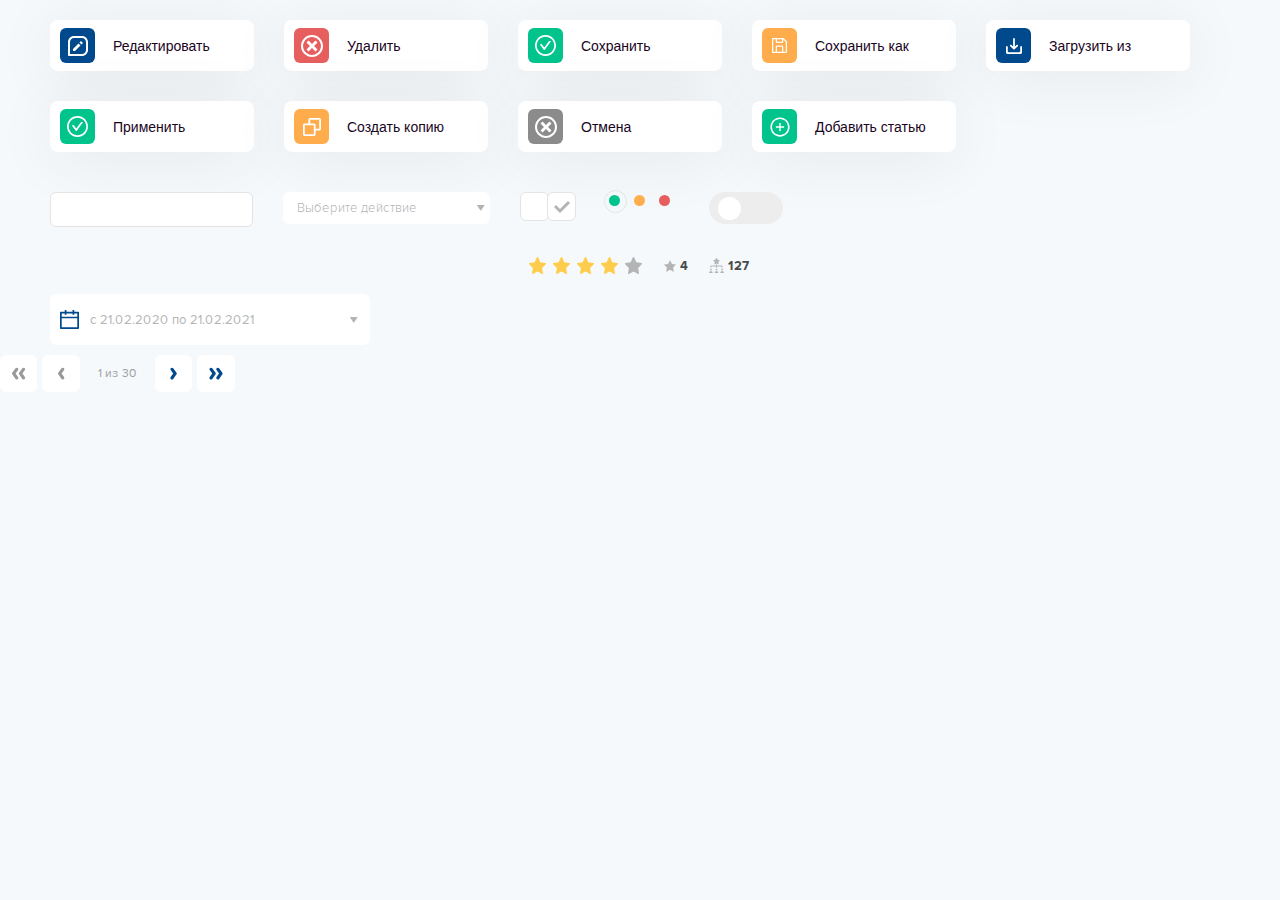
<file: ux.html>
<!DOCTYPE html>
<html lang="en">

<head>
    <meta charset="UTF-8">
    <meta http-equiv="X-UA-Compatible" content="IE=edge">
    <meta name="viewport" content="width=device-width, initial-scale=1.0">
    <title>UX</title>
    <link rel="stylesheet" href="css/nice-select.css">
    <link rel="stylesheet" href="css/datepicker.css">
    <link rel="stylesheet" href="https://cdn.jsdelivr.net/npm/bootstrap@4.6.0/dist/css/bootstrap.min.css" integrity="sha384-B0vP5xmATw1+K9KRQjQERJvTumQW0nPEzvF6L/Z6nronJ3oUOFUFpCjEUQouq2+l" crossorigin="anonymous">
    <link rel="stylesheet" href="css/style.css">
</head>

<body>
    <div class="buttons">
        <button class="edit-btn custom-btn">
            <i>
                <svg width="20" height="20" viewBox="0 0 20 20" fill="none" xmlns="http://www.w3.org/2000/svg">
                    <path d="M14 0H6C2.691 0 0 2.691 0 6V19C0 19.2652 0.105357 19.5196 0.292893 19.7071C0.48043 19.8946 0.734784 20 1 20H14C17.309 20 20 17.309 20 14V6C20 2.691 17.309 0 14 0ZM18 14C18 16.206 16.206 18 14 18H2V6C2 3.794 3.794 2 6 2H14C16.206 2 18 3.794 18 6V14Z" fill="white"/>
                    <path d="M5 12.9868V14.9858H6.999L12.528 9.46382L10.53 7.46582L5 12.9868Z" fill="white"/>
                    <path d="M13.4707 8.522L11.4727 6.522L12.9957 5L14.9957 6.999L13.4707 8.522Z" fill="white"/>
                </svg>
            </i>
            <span>Редактировать</span>
        </button>
        <button class="delete-btn custom-btn">
            <i>
                <svg width="22" height="22" viewBox="0 0 22 22" fill="none" xmlns="http://www.w3.org/2000/svg">
                    <path d="M11 0C8.08262 0 5.28473 1.15893 3.22183 3.22183C1.15893 5.28473 0 8.08262 0 11C0 13.9174 1.15893 16.7153 3.22183 18.7782C5.28473 20.8411 8.08262 22 11 22C13.9174 22 16.7153 20.8411 18.7782 18.7782C20.8411 16.7153 22 13.9174 22 11C22 8.08262 20.8411 5.28473 18.7782 3.22183C16.7153 1.15893 13.9174 0 11 0V0ZM11 19.9375C8.62963 19.9375 6.35634 18.9959 4.68023 17.3198C3.00413 15.6437 2.0625 13.3704 2.0625 11C2.0625 8.62963 3.00413 6.35634 4.68023 4.68023C6.35634 3.00413 8.62963 2.0625 11 2.0625C13.3704 2.0625 15.6437 3.00413 17.3198 4.68023C18.9959 6.35634 19.9375 8.62963 19.9375 11C19.9375 13.3704 18.9959 15.6437 17.3198 17.3198C15.6437 18.9959 13.3704 19.9375 11 19.9375Z" fill="#FFFFFF"/>
                    <path d="M14.4375 5.5L11 8.9375L7.5625 5.5L5.5 7.5625L8.9375 11L5.5 14.4375L7.5625 16.5L11 13.0625L14.4375 16.5L16.5 14.4375L13.0625 11L16.5 7.5625L14.4375 5.5Z" fill="#FFFFFF"/>
                </svg>
            </i>
            <span>Удалить</span>
        </button>
        <button class="save-btn custom-btn">
            <i>
                <svg width="21" height="21" viewBox="0 0 21 21" fill="none" xmlns="http://www.w3.org/2000/svg">
                    <path d="M15.7751 6H14.4522C14.1645 6 13.8909 6.13869 13.7217 6.37644L9.28767 12.5467L7.2794 9.75024C7.11017 9.51532 6.83939 9.37381 6.54887 9.37381H5.22601C5.04267 9.37381 4.93548 9.58325 5.04267 9.73326L8.55714 14.6241C8.64016 14.7404 8.74961 14.8352 8.87641 14.9005C9.00321 14.9659 9.14371 15 9.28626 15C9.42882 15 9.56932 14.9659 9.69612 14.9005C9.82292 14.8352 9.93237 14.7404 10.0154 14.6241L15.9556 6.35946C16.0656 6.20945 15.9584 6 15.7751 6Z" fill="white"/>
                    <path d="M10.5 0C4.70156 0 0 4.70156 0 10.5C0 16.2984 4.70156 21 10.5 21C16.2984 21 21 16.2984 21 10.5C21 4.70156 16.2984 0 10.5 0ZM10.5 19.2188C5.68594 19.2188 1.78125 15.3141 1.78125 10.5C1.78125 5.68594 5.68594 1.78125 10.5 1.78125C15.3141 1.78125 19.2188 5.68594 19.2188 10.5C19.2188 15.3141 15.3141 19.2188 10.5 19.2188Z" fill="white"/>
                </svg>
            </i>
            <span>Сохранить</span>
        </button>
        <button class="save-as-btn custom-btn">
            <i>
                <svg width="15" height="15" viewBox="0 0 15 15" fill="none" xmlns="http://www.w3.org/2000/svg">
                    <path d="M14.8187 3.30626L11.6937 0.18126C11.6353 0.123334 11.5661 0.0775062 11.4899 0.0464034C11.4138 0.0153005 11.3322 -0.000465111 11.25 1.04464e-05H1.25C0.918479 1.04464e-05 0.600537 0.131706 0.366116 0.366127C0.131696 0.600547 0 0.918489 0 1.25001V13.75C0 14.0815 0.131696 14.3995 0.366116 14.6339C0.600537 14.8683 0.918479 15 1.25 15H13.75C14.0815 15 14.3995 14.8683 14.6339 14.6339C14.8683 14.3995 15 14.0815 15 13.75V3.75001C15.0005 3.66775 14.9847 3.58621 14.9536 3.51007C14.9225 3.43392 14.8767 3.36466 14.8187 3.30626ZM5 1.25001H9.99999V3.75001H5V1.25001ZM9.99999 13.75H5V8.75H9.99999V13.75ZM11.25 13.75V8.75C11.25 8.41848 11.1183 8.10054 10.8839 7.86612C10.6495 7.6317 10.3315 7.50001 9.99999 7.50001H5C4.66848 7.50001 4.35053 7.6317 4.11611 7.86612C3.88169 8.10054 3.75 8.41848 3.75 8.75V13.75H1.25V1.25001H3.75V3.75001C3.75 4.08153 3.88169 4.39947 4.11611 4.63389C4.35053 4.86831 4.66848 5.00001 5 5.00001H9.99999C10.3315 5.00001 10.6495 4.86831 10.8839 4.63389C11.1183 4.39947 11.25 4.08153 11.25 3.75001V1.50626L13.75 4.00626V13.75H11.25Z" fill="#FFFFFF"/>
                </svg>
            </i>
            <span>Сохранить как</span>
        </button>
        <button class="download-btn custom-btn">
            <i>
                <svg width="16" height="16" viewBox="0 0 16 16" fill="none" xmlns="http://www.w3.org/2000/svg">
                    <path d="M14.2222 8.88889V13.3333C14.2222 13.8222 13.8222 14.2222 13.3333 14.2222H2.66667C2.17778 14.2222 1.77778 13.8222 1.77778 13.3333V8.88889C1.77778 8.4 1.37778 8 0.888889 8C0.4 8 0 8.4 0 8.88889V14.2222C0 15.2 0.8 16 1.77778 16H14.2222C15.2 16 16 15.2 16 14.2222V8.88889C16 8.4 15.6 8 15.1111 8C14.6222 8 14.2222 8.4 14.2222 8.88889ZM8.88889 8.59556L10.56 6.92444C10.6423 6.84215 10.74 6.77687 10.8475 6.73233C10.955 6.68779 11.0703 6.66487 11.1867 6.66487C11.303 6.66487 11.4183 6.68779 11.5258 6.73233C11.6333 6.77687 11.731 6.84215 11.8133 6.92444C11.8956 7.00674 11.9609 7.10444 12.0054 7.21196C12.05 7.31949 12.0729 7.43473 12.0729 7.55111C12.0729 7.66749 12.05 7.78274 12.0054 7.89026C11.9609 7.99778 11.8956 8.09548 11.8133 8.17778L8.62222 11.3689C8.53999 11.4513 8.44231 11.5167 8.33478 11.5613C8.22725 11.6059 8.11197 11.6288 7.99556 11.6288C7.87914 11.6288 7.76387 11.6059 7.65633 11.5613C7.5488 11.5167 7.45112 11.4513 7.36889 11.3689L4.17778 8.17778C4.01158 8.01158 3.9182 7.78616 3.9182 7.55111C3.9182 7.31607 4.01158 7.09065 4.17778 6.92444C4.34398 6.75824 4.5694 6.66487 4.80444 6.66487C5.03949 6.66487 5.26491 6.75824 5.43111 6.92444L7.11111 8.59556V0.888889C7.11111 0.4 7.51111 0 8 0C8.48889 0 8.88889 0.4 8.88889 0.888889V8.59556Z" fill="white"/>
                </svg>
            </i>
            <span>Загрузить из</span>
        </button>
        <button class="apply-btn custom-btn">
            <i>
                <svg width="21" height="21" viewBox="0 0 21 21" fill="none" xmlns="http://www.w3.org/2000/svg">
                    <path d="M15.7751 6H14.4522C14.1645 6 13.8909 6.13869 13.7217 6.37644L9.28767 12.5467L7.2794 9.75024C7.11017 9.51532 6.83939 9.37381 6.54887 9.37381H5.22601C5.04267 9.37381 4.93548 9.58325 5.04267 9.73326L8.55714 14.6241C8.64016 14.7404 8.74961 14.8352 8.87641 14.9005C9.00321 14.9659 9.14371 15 9.28626 15C9.42882 15 9.56932 14.9659 9.69612 14.9005C9.82292 14.8352 9.93237 14.7404 10.0154 14.6241L15.9556 6.35946C16.0656 6.20945 15.9584 6 15.7751 6Z" fill="white"/>
                    <path d="M10.5 0C4.70156 0 0 4.70156 0 10.5C0 16.2984 4.70156 21 10.5 21C16.2984 21 21 16.2984 21 10.5C21 4.70156 16.2984 0 10.5 0ZM10.5 19.2188C5.68594 19.2188 1.78125 15.3141 1.78125 10.5C1.78125 5.68594 5.68594 1.78125 10.5 1.78125C15.3141 1.78125 19.2188 5.68594 19.2188 10.5C19.2188 15.3141 15.3141 19.2188 10.5 19.2188Z" fill="white"/>
                </svg>
            </i>
            <span>Применить</span>
        </button>
        <button class="copy-btn custom-btn">
            <i>
                <svg width="18" height="18" viewBox="0 0 18 18" fill="none" xmlns="http://www.w3.org/2000/svg">
                    <path d="M16.2 0H7.2C6.2073 0 5.4 0.8073 5.4 1.8V5.4H1.8C0.8073 5.4 0 6.2073 0 7.2V16.2C0 17.1927 0.8073 18 1.8 18H10.8C11.7927 18 12.6 17.1927 12.6 16.2V12.6H16.2C17.1927 12.6 18 11.7927 18 10.8V1.8C18 0.8073 17.1927 0 16.2 0ZM1.8 16.2V7.2H10.8L10.8018 16.2H1.8ZM16.2 10.8H12.6V7.2C12.6 6.2073 11.7927 5.4 10.8 5.4H7.2V1.8H16.2V10.8Z" fill="white"/>
                </svg>
            </i>
            <span>Создать копию</span>
        </button>
        <button class="cancel-btn custom-btn">
            <i>
                <svg width="22" height="22" viewBox="0 0 22 22" fill="none" xmlns="http://www.w3.org/2000/svg">
                    <path d="M11 0C8.08262 0 5.28473 1.15893 3.22183 3.22183C1.15893 5.28473 0 8.08262 0 11C0 13.9174 1.15893 16.7153 3.22183 18.7782C5.28473 20.8411 8.08262 22 11 22C13.9174 22 16.7153 20.8411 18.7782 18.7782C20.8411 16.7153 22 13.9174 22 11C22 8.08262 20.8411 5.28473 18.7782 3.22183C16.7153 1.15893 13.9174 0 11 0V0ZM11 19.9375C8.62963 19.9375 6.35634 18.9959 4.68023 17.3198C3.00413 15.6437 2.0625 13.3704 2.0625 11C2.0625 8.62963 3.00413 6.35634 4.68023 4.68023C6.35634 3.00413 8.62963 2.0625 11 2.0625C13.3704 2.0625 15.6437 3.00413 17.3198 4.68023C18.9959 6.35634 19.9375 8.62963 19.9375 11C19.9375 13.3704 18.9959 15.6437 17.3198 17.3198C15.6437 18.9959 13.3704 19.9375 11 19.9375Z" fill="#FFFFFF"/>
                    <path d="M14.4375 5.5L11 8.9375L7.5625 5.5L5.5 7.5625L8.9375 11L5.5 14.4375L7.5625 16.5L11 13.0625L14.4375 16.5L16.5 14.4375L13.0625 11L16.5 7.5625L14.4375 5.5Z" fill="#FFFFFF"/>
                </svg>
            </i>
            <span>Отмена</span>
        </button>
        <button class="add-btn custom-btn">
            <i>
                <svg width="22" height="22" viewBox="0 0 12 12" fill="none" xmlns="http://www.w3.org/2000/svg">
                    <path d="M8.15625 5.625H6.375V3.84375C6.375 3.79219 6.33281 3.75 6.28125 3.75H5.71875C5.66719 3.75 5.625 3.79219 5.625 3.84375V5.625H3.84375C3.79219 5.625 3.75 5.66719 3.75 5.71875V6.28125C3.75 6.33281 3.79219 6.375 3.84375 6.375H5.625V8.15625C5.625 8.20781 5.66719 8.25 5.71875 8.25H6.28125C6.33281 8.25 6.375 8.20781 6.375 8.15625V6.375H8.15625C8.20781 6.375 8.25 6.33281 8.25 6.28125V5.71875C8.25 5.66719 8.20781 5.625 8.15625 5.625Z" fill="white"/>
                    <path d="M6 0.75C3.10078 0.75 0.75 3.10078 0.75 6C0.75 8.89922 3.10078 11.25 6 11.25C8.89922 11.25 11.25 8.89922 11.25 6C11.25 3.10078 8.89922 0.75 6 0.75ZM6 10.3594C3.59297 10.3594 1.64062 8.40703 1.64062 6C1.64062 3.59297 3.59297 1.64062 6 1.64062C8.40703 1.64062 10.3594 3.59297 10.3594 6C10.3594 8.40703 8.40703 10.3594 6 10.3594Z" fill="white"/>
                </svg>
            </i>
            <span>Добавить статью</span>
        </button>
    </div>

    <div class="inputs">
        <input type="text">
        <div class="select-block">
            <select class="select">
                <option disabled selected value="">Выберите действие</option>
                <option value="действие 1">действие 1</option>
                <option value="действие 2">действие 2</option>
                <option value="действие 3">действие 3</option>
            </select>
        </div>
        <!-- <input type='text' class="datepicker-here" /> -->
        <div class="check">
            <input type='checkbox' class="checkbox" id='c' />
            <label for='c'>
            </label>
            <input type='checkbox' class="checkbox" checked id='c2' />
            <label for='c2'>
            </label>
        </div>
        <div class="radio">
            <input type='radio' checked class='orange-radio' id='r' name='r' />
            <label for='r'>
            </label>
            <input type='radio' class='orange-radio' id='r2' name='r' />
            <label for='r2'>
            </label>
            <input type='radio' class='red-radio' id='r3' name='r' />
            <label for='r3'>
            </label>
        </div>
        <div class="switch-block">
            <input type="checkbox" id="toggle" class="toggle" />
            <label for="toggle" class="switch"></label>
        </div>
    </div>

    <div class="block">
        <div class="rating-block">
            <div class="rating">
                <svg class="rating__item" width="17" height="17" viewBox="0 0 17 17" fill="none" xmlns="http://www.w3.org/2000/svg">
                    <path d="M16.4505 5.98618L11.3543 5.21059L9.07611 0.374144C9.01388 0.241725 8.91152 0.134529 8.78506 0.0693701C8.46793 -0.0945772 8.08254 0.0420455 7.92397 0.374144L5.64581 5.21059L0.549539 5.98618C0.409035 6.0072 0.280575 6.07656 0.182222 6.18166C0.0633192 6.30964 -0.00220171 6.48181 5.64944e-05 6.66035C0.0023147 6.83888 0.0721672 7.00918 0.194265 7.13381L3.88148 10.8983L3.01036 16.214C2.98993 16.3376 3.003 16.4648 3.04808 16.5811C3.09316 16.6973 3.16845 16.7981 3.26541 16.8718C3.36237 16.9456 3.47713 16.9894 3.59666 16.9983C3.7162 17.0072 3.83573 16.9809 3.9417 16.9223L8.50004 14.4127L13.0584 16.9223C13.1828 16.9917 13.3273 17.0148 13.4658 16.9896C13.8151 16.9265 14.0499 16.5797 13.9897 16.214L13.1186 10.8983L16.8058 7.13381C16.9062 7.03082 16.9724 6.8963 16.9925 6.74917C17.0467 6.38134 16.8018 6.04083 16.4505 5.98618Z" fill="#FFCD4D"/>
                </svg>
                <svg class="rating__item" width="17" height="17" viewBox="0 0 17 17" fill="none" xmlns="http://www.w3.org/2000/svg">
                    <path d="M16.4505 5.98618L11.3543 5.21059L9.07611 0.374144C9.01388 0.241725 8.91152 0.134529 8.78506 0.0693701C8.46793 -0.0945772 8.08254 0.0420455 7.92397 0.374144L5.64581 5.21059L0.549539 5.98618C0.409035 6.0072 0.280575 6.07656 0.182222 6.18166C0.0633192 6.30964 -0.00220171 6.48181 5.64944e-05 6.66035C0.0023147 6.83888 0.0721672 7.00918 0.194265 7.13381L3.88148 10.8983L3.01036 16.214C2.98993 16.3376 3.003 16.4648 3.04808 16.5811C3.09316 16.6973 3.16845 16.7981 3.26541 16.8718C3.36237 16.9456 3.47713 16.9894 3.59666 16.9983C3.7162 17.0072 3.83573 16.9809 3.9417 16.9223L8.50004 14.4127L13.0584 16.9223C13.1828 16.9917 13.3273 17.0148 13.4658 16.9896C13.8151 16.9265 14.0499 16.5797 13.9897 16.214L13.1186 10.8983L16.8058 7.13381C16.9062 7.03082 16.9724 6.8963 16.9925 6.74917C17.0467 6.38134 16.8018 6.04083 16.4505 5.98618Z" fill="#FFCD4D"/>
                </svg>
                <svg class="rating__item" width="17" height="17" viewBox="0 0 17 17" fill="none" xmlns="http://www.w3.org/2000/svg">
                    <path d="M16.4505 5.98618L11.3543 5.21059L9.07611 0.374144C9.01388 0.241725 8.91152 0.134529 8.78506 0.0693701C8.46793 -0.0945772 8.08254 0.0420455 7.92397 0.374144L5.64581 5.21059L0.549539 5.98618C0.409035 6.0072 0.280575 6.07656 0.182222 6.18166C0.0633192 6.30964 -0.00220171 6.48181 5.64944e-05 6.66035C0.0023147 6.83888 0.0721672 7.00918 0.194265 7.13381L3.88148 10.8983L3.01036 16.214C2.98993 16.3376 3.003 16.4648 3.04808 16.5811C3.09316 16.6973 3.16845 16.7981 3.26541 16.8718C3.36237 16.9456 3.47713 16.9894 3.59666 16.9983C3.7162 17.0072 3.83573 16.9809 3.9417 16.9223L8.50004 14.4127L13.0584 16.9223C13.1828 16.9917 13.3273 17.0148 13.4658 16.9896C13.8151 16.9265 14.0499 16.5797 13.9897 16.214L13.1186 10.8983L16.8058 7.13381C16.9062 7.03082 16.9724 6.8963 16.9925 6.74917C17.0467 6.38134 16.8018 6.04083 16.4505 5.98618Z" fill="#FFCD4D"/>
                </svg>
                <svg class="rating__item" width="17" height="17" viewBox="0 0 17 17" fill="none" xmlns="http://www.w3.org/2000/svg">
                    <path d="M16.4505 5.98618L11.3543 5.21059L9.07611 0.374144C9.01388 0.241725 8.91152 0.134529 8.78506 0.0693701C8.46793 -0.0945772 8.08254 0.0420455 7.92397 0.374144L5.64581 5.21059L0.549539 5.98618C0.409035 6.0072 0.280575 6.07656 0.182222 6.18166C0.0633192 6.30964 -0.00220171 6.48181 5.64944e-05 6.66035C0.0023147 6.83888 0.0721672 7.00918 0.194265 7.13381L3.88148 10.8983L3.01036 16.214C2.98993 16.3376 3.003 16.4648 3.04808 16.5811C3.09316 16.6973 3.16845 16.7981 3.26541 16.8718C3.36237 16.9456 3.47713 16.9894 3.59666 16.9983C3.7162 17.0072 3.83573 16.9809 3.9417 16.9223L8.50004 14.4127L13.0584 16.9223C13.1828 16.9917 13.3273 17.0148 13.4658 16.9896C13.8151 16.9265 14.0499 16.5797 13.9897 16.214L13.1186 10.8983L16.8058 7.13381C16.9062 7.03082 16.9724 6.8963 16.9925 6.74917C17.0467 6.38134 16.8018 6.04083 16.4505 5.98618Z" fill="#FFCD4D"/>
                </svg>
                <svg width="17" height="17" viewBox="0 0 17 17" fill="none" xmlns="http://www.w3.org/2000/svg">
                    <path d="M16.4505 5.98618L11.3543 5.21059L9.07611 0.374144C9.01388 0.241725 8.91152 0.134529 8.78506 0.0693701C8.46793 -0.0945772 8.08254 0.0420455 7.92397 0.374144L5.64581 5.21059L0.549539 5.98618C0.409035 6.0072 0.280575 6.07656 0.182222 6.18166C0.0633192 6.30964 -0.00220171 6.48181 5.64944e-05 6.66035C0.0023147 6.83888 0.0721672 7.00918 0.194265 7.13381L3.88148 10.8983L3.01036 16.214C2.98993 16.3376 3.003 16.4648 3.04808 16.5811C3.09316 16.6973 3.16845 16.7981 3.26541 16.8718C3.36237 16.9456 3.47713 16.9894 3.59666 16.9983C3.7162 17.0072 3.83573 16.9809 3.9417 16.9223L8.50004 14.4127L13.0584 16.9223C13.1828 16.9917 13.3273 17.0148 13.4658 16.9896C13.8151 16.9265 14.0499 16.5797 13.9897 16.214L13.1186 10.8983L16.8058 7.13381C16.9062 7.03082 16.9724 6.8963 16.9925 6.74917C17.0467 6.38134 16.8018 6.04083 16.4505 5.98618Z" fill="#B4B4B4"/>
                </svg>
            </div>
            <div class="rating-num">
                <svg width="12" height="12" viewBox="0 0 12 12" fill="none" xmlns="http://www.w3.org/2000/svg">
                    <path d="M11.9894 4.63497C11.9641 4.55721 11.8969 4.5005 11.8159 4.48869L7.93022 3.92399L6.19252 0.403059C6.15643 0.329599 6.08168 0.283203 6.00006 0.283203C5.91844 0.283203 5.84348 0.329599 5.8076 0.403059L4.06969 3.92421L0.184033 4.48891C0.103055 4.50072 0.0360388 4.55721 0.0104781 4.63518C-0.0146531 4.71272 0.00618214 4.79821 0.0648214 4.85513L2.87671 7.59593L2.21278 11.4661C2.19903 11.5467 2.23211 11.6281 2.29805 11.6762C2.36443 11.7247 2.45228 11.731 2.52423 11.6925L6.00006 9.86546L9.47546 11.6925C9.50682 11.7091 9.5414 11.7172 9.57556 11.7172C9.62002 11.7172 9.66427 11.7035 9.70185 11.6762C9.76801 11.6281 9.80109 11.5467 9.78713 11.4661L9.12341 7.59614L11.9353 4.85513C11.9937 4.79778 12.0148 4.71251 11.9894 4.63497Z" fill="#B4B4B4"/>
                </svg>
                <span>4</span>
            </div>
            <div class="rating-group">
                <img src="img/group-star.svg" alt="">
                <span>127</span>
            </div>
        </div>

    </div>
    <div class="block">
        <div class="datapicker">
            <div class="datapicker__show">
                <img src="img/calendar.svg" alt="">
                <span>с 21.02.2020 </span>&#160;по&#160;
                <span> 21.02.2021</span>
            </div>
            <div class="datapicker__hidden">
                <div class="datapicker__hidden-nav">
                    <select class="select select-month">
                        <option value="Январь">Январь</option>
                        <option selected value="Февраль">Февраль</option>
                        <option value="Март">Март</option>
                        <option value="Апрель">Апрель</option>
                        <option value="Май">Май</option>
                        <option value="Июнь">Июнь</option>
                        <option value="Июль">Июль</option>
                        <option value="Август">Август</option>
                        <option value="Сентябрь">Сентябрь</option>
                        <option value="Октябрь">Октябрь</option>
                        <option value="Ноябрь">Ноябрь</option>
                        <option value="Декабрь">Декабрь</option>
                    </select>
                    <select class="select select-year">
                        <option selected value="2020">2020</option>
                        <option value="2021">2021</option>
                        <option value="2022">2022</option>
                        <option value="2023">2023</option>
                        <option value="2024">2024</option>
                        <option value="2025">2025</option>
                        <option value="2026">2026</option>
                        <option value="2027">2027</option>
                        <option value="2028">2028</option>
                        <option value="2029">2029</option>
                        <option value="2030">2030</option>
                        <option value="2031">2031</option>
                        <option value="2032">2032</option>
                    </select>
                </div>
                <div class="datapicker__days-top">
                    <div>Пн</div>
                    <div>Вт</div>
                    <div>Ср</div>
                    <div>Чт</div>
                    <div>Пт</div>
                    <div>Сб</div>
                    <div>Вс</div>
                </div>
                <div class="datapicker__days">
                    <div class="datapicker__day datapicker__day--disabled">28</div>
                    <div class="datapicker__day datapicker__day--disabled">29</div>
                    <div class="datapicker__day datapicker__day--disabled">30</div>
                    <div class="datapicker__day datapicker__day--disabled">31</div>
                    <div class="datapicker__day">1</div>
                    <div class="datapicker__day">2</div>
                    <div class="datapicker__day datapicker__day--weekend">3</div>
                    <div class="datapicker__day">4</div>
                    <div class="datapicker__day">5</div>
                    <div class="datapicker__day">6</div>
                    <div class="datapicker__day">7</div>
                    <div class="datapicker__day">8</div>
                    <div class="datapicker__day">9</div>
                    <div class="datapicker__day datapicker__day--weekend">10</div>
                    <div class="datapicker__day">11</div>
                    <div class="datapicker__day">12</div>
                    <div class="datapicker__day">13</div>
                    <div class="datapicker__day">14</div>
                    <div class="datapicker__day">15</div>
                    <div class="datapicker__day">16</div>
                    <div class="datapicker__day datapicker__day--weekend">17</div>
                    <div class="datapicker__day">18</div>
                    <div class="datapicker__day">19</div>
                    <div class="datapicker__day">20</div>
                    <div class="datapicker__day datapicker__day--from">21</div>
                    <div class="datapicker__day">22</div>
                    <div class="datapicker__day datapicker__day--to">23</div>
                    <div class="datapicker__day datapicker__day--weekend">24</div>
                    <div class="datapicker__day">25</div>
                    <div class="datapicker__day">26</div>
                    <div class="datapicker__day">27</div>
                    <div class="datapicker__day">28</div>
                    <div class="datapicker__day">29</div>
                    <div class="datapicker__day">30</div>
                    <div class="datapicker__day datapicker__day--disabled datapicker__day--weekend">1</div>
                </div>
            </div>
        </div>
    </div>

    <div class="pagination">
        <button class="pagination__btn pagination__btn--disabled">
            <svg width="15" height="13" viewBox="0 0 15 13" fill="none" xmlns="http://www.w3.org/2000/svg">
                <path d="M1.089 7.08982L4.53102 11.9035C4.82069 12.3125 5.28929 12.5596 5.79196 12.5596C7.06142 12.5596 7.79413 11.1282 7.06142 10.0973L4.5651 6.59567L7.06142 3.09401C7.80264 2.06311 7.06142 0.631772 5.79196 0.631772C5.28929 0.631772 4.81218 0.878848 4.5225 1.2878L1.08048 6.10152C0.876002 6.39971 0.876002 6.79163 1.089 7.08982Z" fill="#00498D"/>
                <path d="M7.90443 7.08982L11.3379 11.9035C11.6361 12.3125 12.1047 12.5596 12.6074 12.5596C13.8768 12.5596 14.6181 11.1282 13.8768 10.0973L11.3805 6.59567L13.8768 3.09401C14.6181 2.06311 13.8768 0.631772 12.6074 0.631772C12.1047 0.631772 11.6276 0.878848 11.3379 1.2878L7.89591 6.10152C7.69143 6.39971 7.69143 6.79163 7.90443 7.08982Z" fill="#00498D"/>
            </svg>
        </button>
        <button class="pagination__btn pagination__btn--disabled">
            <svg width="8" height="13" viewBox="0 0 8 13" fill="none" xmlns="http://www.w3.org/2000/svg">
                <path d="M1.09583 7.08982L4.53786 11.9035C4.82753 12.3125 5.29612 12.5596 5.79879 12.5596C7.06825 12.5596 7.80096 11.1282 7.06825 10.0973L4.57194 6.59567L7.06825 3.09401C7.80948 2.06311 7.06825 0.631772 5.79879 0.631772C5.29612 0.631772 4.81901 0.878848 4.52934 1.2878L1.08731 6.10152C0.882838 6.39971 0.882838 6.79163 1.09583 7.08982Z" fill="#00498D"/>
            </svg>
        </button>
        <span>1 из 30</span>
        <button class="pagination__btn">
            <svg width="7" height="13" viewBox="0 0 7 13" fill="none" xmlns="http://www.w3.org/2000/svg">
                <path d="M6.66393 6.10146L3.22191 1.28774C2.93224 0.87879 2.46364 0.631714 1.96097 0.631714C0.691513 0.631714 -0.0411954 2.06305 0.691512 3.09395L3.18783 6.59561L0.691512 10.0973C-0.0497153 11.1282 0.691513 12.5595 1.96097 12.5595C2.46364 12.5595 2.94075 12.3124 3.23043 11.9035L6.67245 7.08976C6.87693 6.79157 6.87693 6.39966 6.66393 6.10146Z" fill="#00498D"/>
            </svg>
        </button>
        <button class="pagination__btn">
            <svg width="14" height="13" viewBox="0 0 14 13" fill="none" xmlns="http://www.w3.org/2000/svg">
                <path d="M13.5223 6.10146L10.0803 1.28774C9.79063 0.87879 9.32204 0.631714 8.81937 0.631714C7.54991 0.631714 6.8172 2.06305 7.54991 3.09395L10.0462 6.59561L7.54991 10.0973C6.80868 11.1282 7.54991 12.5595 8.81937 12.5595C9.32204 12.5595 9.79915 12.3124 10.0888 11.9035L13.5308 7.08976C13.7353 6.79157 13.7353 6.39966 13.5223 6.10146Z" fill="#00498D"/>
                <path d="M6.7069 6.10146L3.2734 1.28774C2.9752 0.87879 2.50661 0.631714 2.00394 0.631714C0.734481 0.631714 -0.00674638 2.06305 0.734481 3.09395L3.2308 6.59561L0.734481 10.0973C-0.00674638 11.1282 0.734481 12.5595 2.00394 12.5595C2.50661 12.5595 2.98372 12.3124 3.2734 11.9035L6.71542 7.08976C6.9199 6.79157 6.9199 6.39966 6.7069 6.10146Z" fill="#00498D"/>
            </svg>
        </button>
    </div>




    <script src="js/jquery-1.11.3.min.js"></script>
    <script src="js/bootstrap.min.js"></script>
    <script src="js/jquery.mCustomScrollbar.concat.min.js"></script>
    <script src="js/jquery.nice-select.min.js"></script>
    <script src="js/datapicker.js"></script>
    <script src="js/index.js"></script>
</body>


</html>
</file>
<file: css/nice-select.css>
.nice-select {
  -webkit-tap-highlight-color: transparent;
  background-color: #fff;
  border-radius: 5px;
  border: solid 1px #e8e8e8;
  -webkit-box-sizing: border-box;
  box-sizing: border-box;
  cursor: pointer;
  display: block;
  float: left;
  font-family: inherit;
  font-size: 14px;
  font-weight: normal;
  height: 42px;
  line-height: 40px;
  outline: none;
  padding-left: 18px;
  padding-right: 30px;
  position: relative;
  text-align: left !important;
  -webkit-transition: all 0.2s ease-in-out;
  transition: all 0.2s ease-in-out;
  -webkit-user-select: none;
     -moz-user-select: none;
      -ms-user-select: none;
          user-select: none;
  white-space: nowrap;
  width: auto;
  background: #ffffff !important;
  padding: 0 10px;
  font-size: 13px;
  color: #212121;
  height: 22px;
  line-height: 22px;
  background: #ffffff !important;
  border: 1px solid #e0e0e0;
  width: 142px;
  font-weight: 300;
}
.ncatlist .ncatfilterselect .nice-select, .cartselect.nice-select{
  width: 100%;
}
.shoplist .shoplist-menu .nice-select{
  width: 380px;
    height: 52px;
    border: 1px solid #e0e0e0;
    border-radius: 3px;
    line-height: 52px;
    padding: 0 15px;
    color: #cccccc;
}
.shoplist .shoplist-menu .nice-select:after{
    background: url(../images/seldropblack.png) no-repeat;
    content: "";
    position: absolute;
    z-index: 1;
    right: 15px;
    top: 50%;
    width: 13px;
    height: 13px;
    display: block;
    margin-top: -7px;
    -webkit-transform: rotate(0deg);
    transform: rotate(0deg);
}
.shoplist .shoplist-menu .nice-select.open:after {
    -webkit-transform: rotate(-180deg);
    transform: rotate(-180deg); }
  .nice-select:hover {
    border-color: #dbdbdb; }
  .nice-select:active, .nice-select.open, .nice-select:focus {
    border-color: #999; }
  .nice-select:after {
        content: "";
    position: absolute;
    z-index: 7;
    top: 2px;
    right: 10px;
    width: 8px;
    height: 16px;
    cursor: pointer;
    -webkit-transform: rotate(-90deg);
    transform: rotate(-90deg);
    -webkit-transition: all 0.3s;
    transition: all 0.3s;
    background-size: 4px auto; }
  .nice-select.open:after {
    -webkit-transform: rotate(-270deg);
            transform: rotate(-270deg); }
  .nice-select.open .list {
    opacity: 1;
    pointer-events: auto;
    -webkit-transform: scale(1) translateY(0);
            transform: scale(1) translateY(0); }
  .nice-select.disabled {
    border-color: #ededed;
    color: #999;
    pointer-events: none; }
    .nice-select.disabled:after {
      border-color: #cccccc; }
  .nice-select.wide {
    width: 100%; }
    .nice-select.wide .list {
      left: 0 !important;
      right: 0 !important; }
  .nice-select.right {
    float: right; }
    .nice-select.right .list {
      left: auto;
      right: 0; }
  .nice-select.small {
    font-size: 12px;
    height: 36px;
    line-height: 34px; }
    .nice-select.small:after {
      height: 4px;
      width: 4px; }
    .nice-select.small .option {
      line-height: 34px;
      min-height: 34px; }
  .nice-select .list {
    background-color: #fff;
    border-radius: 5px;
    -webkit-box-shadow: 0 0 0 1px rgba(68, 68, 68, 0.11);
    box-shadow: 0 0 0 1px rgba(68, 68, 68, 0.11);
    -webkit-box-sizing: border-box;
    box-sizing: border-box;
    margin-top: 4px;
    opacity: 0;
    overflow: hidden;
    padding: 0;
    pointer-events: none;
    position: absolute;
    top: 100%;
    left: 0;
    width: 100%;
    -webkit-transition: all 0.2s cubic-bezier(0.5, 0, 0, 1.25), opacity 0.15s ease-out;
    transition: all 0.2s cubic-bezier(0.5, 0, 0, 1.25), opacity 0.15s ease-out;
    z-index: 9; }
    .nice-select .list:hover .option:not(:hover) {
      background-color: transparent !important; }
  .nice-select .option {
    cursor: pointer;
    font-weight: 400;
    list-style: none;
    outline: none;
    padding-left: 18px;
    padding-right: 29px;
    padding: 6px 10px;
    font-size: 12px;
    line-height: 1;
    border-top: 1px dotted #e0e0e0;
    text-align: left;
    -webkit-transition: all 0.2s;
    transition: all 0.2s; }
    .nice-select .option:hover, .nice-select .option.focus, .nice-select .option.selected.focus {
      background-color: #f6f6f6; }
    .nice-select .option.selected {
      font-weight: bold; width: 100%;}
    .nice-select .option.disabled {
      background-color: transparent;
      cursor: default; }

.no-csspointerevents .nice-select .list {
  display: none; }

.no-csspointerevents .nice-select.open .list {
  display: block; }

.cartFormBuy .nice-select,.cartFormBuy .cartselect{
  height: 40px;
  line-height: 40px;
  margin-bottom: 30px;
}
.cartFormBuy .nice-select:after{
  top: 12px;
}
.cartwrap .cartFormWrap .cartFormBuy .tabcart .cartselect.mt20 .nice-select{
  height: 40px;
  line-height: 40px;
  margin-bottom: 30px;
}
.cartwrap .cartFormWrap .cartFormBuy .tabcart .cartselect.mt20 .nice-select:after{
  top: 12px;
}
</file>
<file: css/datepicker.css>
.datepicker--cell-day.-other-month-,
.datepicker--cell-year.-other-decade- {
    color: #dedede;
}

.datepicker--cell-day.-other-month-:hover,
.datepicker--cell-year.-other-decade-:hover {
    color: #c5c5c5;
}

.-disabled-.-focus-.datepicker--cell-day.-other-month-,
.-disabled-.-focus-.datepicker--cell-year.-other-decade- {
    color: #dedede;
}

.-selected-.datepicker--cell-day.-other-month-,
.-selected-.datepicker--cell-year.-other-decade- {
    color: #fff;
    background: #a2ddf6;
}

.-selected-.-focus-.datepicker--cell-day.-other-month-,
.-selected-.-focus-.datepicker--cell-year.-other-decade- {
    background: #8ad5f4;
}

.-in-range-.datepicker--cell-day.-other-month-,
.-in-range-.datepicker--cell-year.-other-decade- {
    background-color: rgba(92, 196, 239, 0.1);
    color: #cccccc;
}

.-in-range-.-focus-.datepicker--cell-day.-other-month-,
.-in-range-.-focus-.datepicker--cell-year.-other-decade- {
    background-color: rgba(92, 196, 239, 0.2);
}

.datepicker--cell-day.-other-month-:empty,
.datepicker--cell-year.-other-decade-:empty {
    background: none;
    border: none;
}


/* -------------------------------------------------
      Datepicker cells
     ------------------------------------------------- */

.datepicker--cells {
    display: -webkit-flex;
    display: -ms-flexbox;
    display: flex;
    -webkit-flex-wrap: wrap;
    -ms-flex-wrap: wrap;
    flex-wrap: wrap;
}

.datepicker--cell {
    border-radius: 4px;
    box-sizing: border-box;
    cursor: pointer;
    display: -webkit-flex;
    display: -ms-flexbox;
    display: flex;
    position: relative;
    -webkit-align-items: center;
    -ms-flex-align: center;
    align-items: center;
    -webkit-justify-content: center;
    -ms-flex-pack: center;
    justify-content: center;
    height: 32px;
    z-index: 1;
}

.datepicker--cell.-focus- {
    background: #f0f0f0;
}

.datepicker--cell.-current- {
    color: #4EB5E6;
}

.datepicker--cell.-current-.-focus- {
    color: #4a4a4a;
}

.datepicker--cell.-current-.-in-range- {
    color: #4EB5E6;
}

.datepicker--cell.-in-range- {
    background: rgba(92, 196, 239, 0.1);
    color: #4a4a4a;
    border-radius: 0;
}

.datepicker--cell.-in-range-.-focus- {
    background-color: rgba(92, 196, 239, 0.2);
}

.datepicker--cell.-disabled- {
    cursor: default;
    color: #aeaeae;
}

.datepicker--cell.-disabled-.-focus- {
    color: #aeaeae;
}

.datepicker--cell.-disabled-.-in-range- {
    color: #a1a1a1;
}

.datepicker--cell.-disabled-.-current-.-focus- {
    color: #aeaeae;
}

.datepicker--cell.-range-from- {
    border: 1px solid rgba(92, 196, 239, 0.5);
    background-color: rgba(92, 196, 239, 0.1);
    border-radius: 4px 0 0 4px;
}

.datepicker--cell.-range-to- {
    border: 1px solid rgba(92, 196, 239, 0.5);
    background-color: rgba(92, 196, 239, 0.1);
    border-radius: 0 4px 4px 0;
}

.datepicker--cell.-range-from-.-range-to- {
    border-radius: 4px;
}

.datepicker--cell.-selected- {
    color: #fff;
    border: none;
    background: #5cc4ef;
}

.datepicker--cell.-selected-.-current- {
    color: #fff;
    background: #5cc4ef;
}

.datepicker--cell.-selected-.-focus- {
    background: #45bced;
}

.datepicker--cell:empty {
    cursor: default;
}

.datepicker--days-names {
    display: -webkit-flex;
    display: -ms-flexbox;
    display: flex;
    -webkit-flex-wrap: wrap;
    -ms-flex-wrap: wrap;
    flex-wrap: wrap;
    margin: 8px 0 3px;
}

.datepicker--day-name {
    color: #FF9A19;
    display: -webkit-flex;
    display: -ms-flexbox;
    display: flex;
    -webkit-align-items: center;
    -ms-flex-align: center;
    align-items: center;
    -webkit-justify-content: center;
    -ms-flex-pack: center;
    justify-content: center;
    -webkit-flex: 1;
    -ms-flex: 1;
    flex: 1;
    text-align: center;
    text-transform: uppercase;
    font-size: .8em;
}

.datepicker--cell-day {
    width: 14.28571%;
}

.datepicker--cells-months {
    height: 170px;
}

.datepicker--cell-month {
    width: 33.33%;
    height: 25%;
}

.datepicker--years {
    height: 170px;
}

.datepicker--cells-years {
    height: 170px;
}

.datepicker--cell-year {
    width: 25%;
    height: 33.33%;
}

.datepicker--cell-day.-other-month-,
.datepicker--cell-year.-other-decade- {
    color: #dedede;
}

.datepicker--cell-day.-other-month-:hover,
.datepicker--cell-year.-other-decade-:hover {
    color: #c5c5c5;
}

.-disabled-.-focus-.datepicker--cell-day.-other-month-,
.-disabled-.-focus-.datepicker--cell-year.-other-decade- {
    color: #dedede;
}

.-selected-.datepicker--cell-day.-other-month-,
.-selected-.datepicker--cell-year.-other-decade- {
    color: #fff;
    background: #a2ddf6;
}

.-selected-.-focus-.datepicker--cell-day.-other-month-,
.-selected-.-focus-.datepicker--cell-year.-other-decade- {
    background: #8ad5f4;
}

.-in-range-.datepicker--cell-day.-other-month-,
.-in-range-.datepicker--cell-year.-other-decade- {
    background-color: rgba(92, 196, 239, 0.1);
    color: #cccccc;
}

.-in-range-.-focus-.datepicker--cell-day.-other-month-,
.-in-range-.-focus-.datepicker--cell-year.-other-decade- {
    background-color: rgba(92, 196, 239, 0.2);
}

.datepicker--cell-day.-other-month-:empty,
.datepicker--cell-year.-other-decade-:empty {
    background: none;
    border: none;
}


/* -------------------------------------------------
      Datepicker
     ------------------------------------------------- */

.datepickers-container {
    position: absolute;
    left: 0;
    top: 0;
}

@media print {
    .datepickers-container {
        display: none;
    }
}

.datepicker {
    background: #fff;
    border: 1px solid #dbdbdb;
    box-shadow: 0 4px 12px rgba(0, 0, 0, 0.15);
    border-radius: 4px;
    box-sizing: content-box;
    font-family: Tahoma, sans-serif;
    font-size: 14px;
    color: #4a4a4a;
    width: 250px;
    position: absolute;
    left: -100000px;
    opacity: 0;
    transition: opacity 0.3s ease, left 0s 0.3s, -webkit-transform 0.3s ease;
    transition: opacity 0.3s ease, transform 0.3s ease, left 0s 0.3s;
    transition: opacity 0.3s ease, transform 0.3s ease, left 0s 0.3s, -webkit-transform 0.3s ease;
    z-index: 100;
}

.datepicker.-from-top- {
    -webkit-transform: translateY(-8px);
    transform: translateY(-8px);
}

.datepicker.-from-right- {
    -webkit-transform: translateX(8px);
    transform: translateX(8px);
}

.datepicker.-from-bottom- {
    -webkit-transform: translateY(8px);
    transform: translateY(8px);
}

.datepicker.-from-left- {
    -webkit-transform: translateX(-8px);
    transform: translateX(-8px);
}

.datepicker.active {
    opacity: 1;
    -webkit-transform: translate(0);
    transform: translate(0);
    transition: opacity 0.3s ease, left 0s 0s, -webkit-transform 0.3s ease;
    transition: opacity 0.3s ease, transform 0.3s ease, left 0s 0s;
    transition: opacity 0.3s ease, transform 0.3s ease, left 0s 0s, -webkit-transform 0.3s ease;
}

.datepicker-inline .datepicker {
    border-color: #d7d7d7;
    box-shadow: none;
    position: static;
    left: auto;
    right: auto;
    opacity: 1;
    -webkit-transform: none;
    transform: none;
}

.datepicker-inline .datepicker--pointer {
    display: none;
}

.datepicker--content {
    box-sizing: content-box;
    padding: 4px;
}

.-only-timepicker- .datepicker--content {
    display: none;
}

.datepicker--pointer {
    position: absolute;
    background: #fff;
    border-top: 1px solid #dbdbdb;
    border-right: 1px solid #dbdbdb;
    width: 10px;
    height: 10px;
    z-index: -1;
}

.-top-left- .datepicker--pointer,
.-top-center- .datepicker--pointer,
.-top-right- .datepicker--pointer {
    top: calc(100% - 4px);
    -webkit-transform: rotate(135deg);
    transform: rotate(135deg);
}

.-right-top- .datepicker--pointer,
.-right-center- .datepicker--pointer,
.-right-bottom- .datepicker--pointer {
    right: calc(100% - 4px);
    -webkit-transform: rotate(225deg);
    transform: rotate(225deg);
}

.-bottom-left- .datepicker--pointer,
.-bottom-center- .datepicker--pointer,
.-bottom-right- .datepicker--pointer {
    bottom: calc(100% - 4px);
    -webkit-transform: rotate(315deg);
    transform: rotate(315deg);
}

.-left-top- .datepicker--pointer,
.-left-center- .datepicker--pointer,
.-left-bottom- .datepicker--pointer {
    left: calc(100% - 4px);
    -webkit-transform: rotate(45deg);
    transform: rotate(45deg);
}

.-top-left- .datepicker--pointer,
.-bottom-left- .datepicker--pointer {
    left: 10px;
}

.-top-right- .datepicker--pointer,
.-bottom-right- .datepicker--pointer {
    right: 10px;
}

.-top-center- .datepicker--pointer,
.-bottom-center- .datepicker--pointer {
    left: calc(50% - 10px / 2);
}

.-left-top- .datepicker--pointer,
.-right-top- .datepicker--pointer {
    top: 10px;
}

.-left-bottom- .datepicker--pointer,
.-right-bottom- .datepicker--pointer {
    bottom: 10px;
}

.-left-center- .datepicker--pointer,
.-right-center- .datepicker--pointer {
    top: calc(50% - 10px / 2);
}

.datepicker--body {
    display: none;
}

.datepicker--body.active {
    display: block;
}

.datepicker--cell-day.-other-month-,
.datepicker--cell-year.-other-decade- {
    color: #dedede;
}

.datepicker--cell-day.-other-month-:hover,
.datepicker--cell-year.-other-decade-:hover {
    color: #c5c5c5;
}

.-disabled-.-focus-.datepicker--cell-day.-other-month-,
.-disabled-.-focus-.datepicker--cell-year.-other-decade- {
    color: #dedede;
}

.-selected-.datepicker--cell-day.-other-month-,
.-selected-.datepicker--cell-year.-other-decade- {
    color: #fff;
    background: #a2ddf6;
}

.-selected-.-focus-.datepicker--cell-day.-other-month-,
.-selected-.-focus-.datepicker--cell-year.-other-decade- {
    background: #8ad5f4;
}

.-in-range-.datepicker--cell-day.-other-month-,
.-in-range-.datepicker--cell-year.-other-decade- {
    background-color: rgba(92, 196, 239, 0.1);
    color: #cccccc;
}

.-in-range-.-focus-.datepicker--cell-day.-other-month-,
.-in-range-.-focus-.datepicker--cell-year.-other-decade- {
    background-color: rgba(92, 196, 239, 0.2);
}

.datepicker--cell-day.-other-month-:empty,
.datepicker--cell-year.-other-decade-:empty {
    background: none;
    border: none;
}


/* -------------------------------------------------
      Navigation
     ------------------------------------------------- */

.datepicker--nav {
    display: -webkit-flex;
    display: -ms-flexbox;
    display: flex;
    -webkit-justify-content: space-between;
    -ms-flex-pack: justify;
    justify-content: space-between;
    border-bottom: 1px solid #efefef;
    min-height: 32px;
    padding: 4px;
}

.-only-timepicker- .datepicker--nav {
    display: none;
}

.datepicker--nav-title,
.datepicker--nav-action {
    display: -webkit-flex;
    display: -ms-flexbox;
    display: flex;
    cursor: pointer;
    -webkit-align-items: center;
    -ms-flex-align: center;
    align-items: center;
    -webkit-justify-content: center;
    -ms-flex-pack: center;
    justify-content: center;
}

.datepicker--nav-action {
    width: 32px;
    border-radius: 4px;
    -webkit-user-select: none;
    -moz-user-select: none;
    -ms-user-select: none;
    user-select: none;
}

.datepicker--nav-action:hover {
    background: #f0f0f0;
}

.datepicker--nav-action.-disabled- {
    visibility: hidden;
}

.datepicker--nav-action svg {
    width: 32px;
    height: 32px;
}

.datepicker--nav-action path {
    fill: none;
    stroke: #9c9c9c;
    stroke-width: 2px;
}

.datepicker--nav-title {
    border-radius: 4px;
    padding: 0 8px;
}

.datepicker--nav-title i {
    font-style: normal;
    color: #9c9c9c;
    margin-left: 5px;
}

.datepicker--nav-title:hover {
    background: #f0f0f0;
}

.datepicker--nav-title.-disabled- {
    cursor: default;
    background: none;
}

.datepicker--buttons {
    display: -webkit-flex;
    display: -ms-flexbox;
    display: flex;
    padding: 4px;
    border-top: 1px solid #efefef;
}

.datepicker--button {
    color: #4EB5E6;
    cursor: pointer;
    border-radius: 4px;
    -webkit-flex: 1;
    -ms-flex: 1;
    flex: 1;
    display: -webkit-inline-flex;
    display: -ms-inline-flexbox;
    display: inline-flex;
    -webkit-justify-content: center;
    -ms-flex-pack: center;
    justify-content: center;
    -webkit-align-items: center;
    -ms-flex-align: center;
    align-items: center;
    height: 32px;
}

.datepicker--button:hover {
    color: #4a4a4a;
    background: #f0f0f0;
}

.datepicker--cell-day.-other-month-,
.datepicker--cell-year.-other-decade- {
    color: #dedede;
}

.datepicker--cell-day.-other-month-:hover,
.datepicker--cell-year.-other-decade-:hover {
    color: #c5c5c5;
}

.-disabled-.-focus-.datepicker--cell-day.-other-month-,
.-disabled-.-focus-.datepicker--cell-year.-other-decade- {
    color: #dedede;
}

.-selected-.datepicker--cell-day.-other-month-,
.-selected-.datepicker--cell-year.-other-decade- {
    color: #fff;
    background: #a2ddf6;
}

.-selected-.-focus-.datepicker--cell-day.-other-month-,
.-selected-.-focus-.datepicker--cell-year.-other-decade- {
    background: #8ad5f4;
}

.-in-range-.datepicker--cell-day.-other-month-,
.-in-range-.datepicker--cell-year.-other-decade- {
    background-color: rgba(92, 196, 239, 0.1);
    color: #cccccc;
}

.-in-range-.-focus-.datepicker--cell-day.-other-month-,
.-in-range-.-focus-.datepicker--cell-year.-other-decade- {
    background-color: rgba(92, 196, 239, 0.2);
}

.datepicker--cell-day.-other-month-:empty,
.datepicker--cell-year.-other-decade-:empty {
    background: none;
    border: none;
}


/* -------------------------------------------------
      Timepicker
     ------------------------------------------------- */

.datepicker--time {
    border-top: 1px solid #efefef;
    display: -webkit-flex;
    display: -ms-flexbox;
    display: flex;
    -webkit-align-items: center;
    -ms-flex-align: center;
    align-items: center;
    padding: 4px;
    position: relative;
}

.datepicker--time.-am-pm- .datepicker--time-sliders {
    -webkit-flex: 0 1 138px;
    -ms-flex: 0 1 138px;
    flex: 0 1 138px;
    max-width: 138px;
}

.-only-timepicker- .datepicker--time {
    border-top: none;
}

.datepicker--time-sliders {
    -webkit-flex: 0 1 153px;
    -ms-flex: 0 1 153px;
    flex: 0 1 153px;
    margin-right: 10px;
    max-width: 153px;
}

.datepicker--time-label {
    display: none;
    font-size: 12px;
}

.datepicker--time-current {
    display: -webkit-flex;
    display: -ms-flexbox;
    display: flex;
    -webkit-align-items: center;
    -ms-flex-align: center;
    align-items: center;
    -webkit-flex: 1;
    -ms-flex: 1;
    flex: 1;
    font-size: 14px;
    text-align: center;
    margin: 0 0 0 10px;
}

.datepicker--time-current-colon {
    margin: 0 2px 3px;
    line-height: 1;
}

.datepicker--time-current-hours,
.datepicker--time-current-minutes {
    line-height: 1;
    font-size: 19px;
    font-family: "Century Gothic", CenturyGothic, AppleGothic, sans-serif;
    position: relative;
    z-index: 1;
}

.datepicker--time-current-hours:after,
.datepicker--time-current-minutes:after {
    content: '';
    background: #f0f0f0;
    border-radius: 4px;
    position: absolute;
    left: -2px;
    top: -3px;
    right: -2px;
    bottom: -2px;
    z-index: -1;
    opacity: 0;
}

.datepicker--time-current-hours.-focus-:after,
.datepicker--time-current-minutes.-focus-:after {
    opacity: 1;
}

.datepicker--time-current-ampm {
    text-transform: uppercase;
    -webkit-align-self: flex-end;
    -ms-flex-item-align: end;
    align-self: flex-end;
    color: #9c9c9c;
    margin-left: 6px;
    font-size: 11px;
    margin-bottom: 1px;
}

.datepicker--time-row {
    display: -webkit-flex;
    display: -ms-flexbox;
    display: flex;
    -webkit-align-items: center;
    -ms-flex-align: center;
    align-items: center;
    font-size: 11px;
    height: 17px;
    background: linear-gradient(to right, #dedede, #dedede) left 50%/100% 1px no-repeat;
}

.datepicker--time-row:first-child {
    margin-bottom: 4px;
}

.datepicker--time-row input[type='range'] {
    background: none;
    cursor: pointer;
    -webkit-flex: 1;
    -ms-flex: 1;
    flex: 1;
    height: 100%;
    padding: 0;
    margin: 0;
    -webkit-appearance: none;
}

.datepicker--time-row input[type='range']::-webkit-slider-thumb {
    -webkit-appearance: none;
}

.datepicker--time-row input[type='range']::-ms-tooltip {
    display: none;
}

.datepicker--time-row input[type='range']:hover::-webkit-slider-thumb {
    border-color: #b8b8b8;
}

.datepicker--time-row input[type='range']:hover::-moz-range-thumb {
    border-color: #b8b8b8;
}

.datepicker--time-row input[type='range']:hover::-ms-thumb {
    border-color: #b8b8b8;
}

.datepicker--time-row input[type='range']:focus {
    outline: none;
}

.datepicker--time-row input[type='range']:focus::-webkit-slider-thumb {
    background: #5cc4ef;
    border-color: #5cc4ef;
}

.datepicker--time-row input[type='range']:focus::-moz-range-thumb {
    background: #5cc4ef;
    border-color: #5cc4ef;
}

.datepicker--time-row input[type='range']:focus::-ms-thumb {
    background: #5cc4ef;
    border-color: #5cc4ef;
}

.datepicker--time-row input[type='range']::-webkit-slider-thumb {
    box-sizing: border-box;
    height: 12px;
    width: 12px;
    border-radius: 3px;
    border: 1px solid #dedede;
    background: #fff;
    cursor: pointer;
    transition: background .2s;
}

.datepicker--time-row input[type='range']::-moz-range-thumb {
    box-sizing: border-box;
    height: 12px;
    width: 12px;
    border-radius: 3px;
    border: 1px solid #dedede;
    background: #fff;
    cursor: pointer;
    transition: background .2s;
}

.datepicker--time-row input[type='range']::-ms-thumb {
    box-sizing: border-box;
    height: 12px;
    width: 12px;
    border-radius: 3px;
    border: 1px solid #dedede;
    background: #fff;
    cursor: pointer;
    transition: background .2s;
}

.datepicker--time-row input[type='range']::-webkit-slider-thumb {
    margin-top: -6px;
}

.datepicker--time-row input[type='range']::-webkit-slider-runnable-track {
    border: none;
    height: 1px;
    cursor: pointer;
    color: transparent;
    background: transparent;
}

.datepicker--time-row input[type='range']::-moz-range-track {
    border: none;
    height: 1px;
    cursor: pointer;
    color: transparent;
    background: transparent;
}

.datepicker--time-row input[type='range']::-ms-track {
    border: none;
    height: 1px;
    cursor: pointer;
    color: transparent;
    background: transparent;
}

.datepicker--time-row input[type='range']::-ms-fill-lower {
    background: transparent;
}

.datepicker--time-row input[type='range']::-ms-fill-upper {
    background: transparent;
}

.datepicker--time-row span {
    padding: 0 12px;
}

.datepicker--time-icon {
    color: #9c9c9c;
    border: 1px solid;
    border-radius: 50%;
    font-size: 16px;
    position: relative;
    margin: 0 5px -1px 0;
    width: 1em;
    height: 1em;
}

.datepicker--time-icon:after,
.datepicker--time-icon:before {
    content: '';
    background: currentColor;
    position: absolute;
}

.datepicker--time-icon:after {
    height: .4em;
    width: 1px;
    left: calc(50% - 1px);
    top: calc(50% + 1px);
    -webkit-transform: translateY(-100%);
    transform: translateY(-100%);
}

.datepicker--time-icon:before {
    width: .4em;
    height: 1px;
    top: calc(50% + 1px);
    left: calc(50% - 1px);
}

.datepicker--cell-day.-other-month-,
.datepicker--cell-year.-other-decade- {
    color: #dedede;
}

.datepicker--cell-day.-other-month-:hover,
.datepicker--cell-year.-other-decade-:hover {
    color: #c5c5c5;
}

.-disabled-.-focus-.datepicker--cell-day.-other-month-,
.-disabled-.-focus-.datepicker--cell-year.-other-decade- {
    color: #dedede;
}

.-selected-.datepicker--cell-day.-other-month-,
.-selected-.datepicker--cell-year.-other-decade- {
    color: #fff;
    background: #a2ddf6;
}

.-selected-.-focus-.datepicker--cell-day.-other-month-,
.-selected-.-focus-.datepicker--cell-year.-other-decade- {
    background: #8ad5f4;
}

.-in-range-.datepicker--cell-day.-other-month-,
.-in-range-.datepicker--cell-year.-other-decade- {
    background-color: rgba(92, 196, 239, 0.1);
    color: #cccccc;
}

.-in-range-.-focus-.datepicker--cell-day.-other-month-,
.-in-range-.-focus-.datepicker--cell-year.-other-decade- {
    background-color: rgba(92, 196, 239, 0.2);
}

.datepicker--cell-day.-other-month-:empty,
.datepicker--cell-year.-other-decade-:empty {
    background: none;
    border: none;
}
</file>
<file: css/style.css>
@charset "UTF-8";
.buttons {
  display: flex;
  gap: 30px;
  padding: 20px 50px;
  flex-wrap: wrap;
}

.custom-btn {
  background: #FFFFFF;
  box-shadow: 0px 7px 64px rgba(0, 0, 0, 0.07);
  border-radius: 8px;
  width: 204px;
  height: 51px;
  display: flex;
  padding: 0 10px;
}
.custom-btn i {
  border-radius: 6px;
  width: 35px;
  height: 35px;
  display: flex;
  justify-content: center;
  align-items: center;
  margin-right: 18px;
}
.custom-btn span {
  font-size: 14px;
  line-height: 20px;
  color: #1A051D;
}
.custom-btn:hover i {
  background-color: #fff;
}
.custom-btn:hover span {
  color: #fff;
}

.download-btn {
  position: relative;
}
.download-btn input {
  position: absolute;
  width: 100%;
  height: 100%;
  opacity: 0;
  left: 0;
  top: 0;
  z-index: 2;
  cursor: pointer;
}

.edit-btn i,
.download-btn i {
  background: #00498D;
}
.edit-btn:hover,
.download-btn:hover {
  background: #00498D;
}
.edit-btn:hover path,
.download-btn:hover path {
  fill: #00498D;
}

.delete-btn i {
  background: #E75E5E;
}
.delete-btn:hover {
  background: #E75E5E;
}
.delete-btn:hover path {
  fill: #E75E5E;
}

.save-btn i,
.apply-btn i,
.add-btn i {
  background: #00C48C;
}
.save-btn:hover,
.apply-btn:hover,
.add-btn:hover {
  background: #00C48C;
}
.save-btn:hover path,
.apply-btn:hover path,
.add-btn:hover path {
  fill: #00C48C;
}

.save-as-btn i,
.copy-btn i {
  background: #FFAD4C;
}
.save-as-btn:hover,
.copy-btn:hover {
  background: #FFAD4C;
}
.save-as-btn:hover path,
.copy-btn:hover path {
  fill: #FFAD4C;
}

.cancel-btn i {
  background: #8B8B8B;
}
.cancel-btn:hover {
  background: #8B8B8B;
}
.cancel-btn:hover path {
  fill: #8B8B8B;
}

.blue-btn {
  background-color: #00498D;
  color: #fff;
}
.blue-btn:hover {
  background-color: #003c74 !important;
  color: #fff;
}
.blue-btn:active {
  background-color: #002f5a !important;
  color: #fff;
}
.blue-btn:focus {
  box-shadow: 0px 0px 0px 4px #9BCFFD;
  background-color: #00498D;
}

.green-btn {
  background-color: #00C48C;
  color: #fff;
}
.green-btn:hover {
  background-color: #00ab7a !important;
  color: #fff;
}
.green-btn:active {
  background-color: #009168 !important;
  color: #fff;
}
.green-btn:focus {
  box-shadow: 0px 0px 0px 4px #9BCFFD;
  background-color: #00C48C;
}

.inputs {
  padding: 20px 50px;
  display: flex;
  gap: 30px;
}

input {
  background: #FFFFFF;
  border: 1px solid #E4E4E4;
  border-radius: 6px;
  font-size: 14px;
  line-height: 17px;
  padding: 6px 10px;
  color: #494A4A;
}
input::placeholder {
  color: #E4E4E4;
}

.nice-select {
  background: #FFFFFF;
  border-radius: 6px;
  height: 32px;
  border: none;
  width: 207px;
  font-size: 13px;
  line-height: 16px;
  color: #B4B4B4;
  padding: 0;
}
.nice-select > span {
  display: flex;
  align-items: center;
  width: 100%;
  height: 100%;
  padding: 0 14px;
  background-image: url(../img/select-arrow.svg);
  background-repeat: no-repeat;
  background-position: right 5px center;
}
.nice-select .list {
  background: #FFFFFF;
  border-radius: 6px;
  border: none;
  box-shadow: none;
  margin-top: 7px;
  padding: 17px 0;
}
.nice-select .option {
  border: none;
  font-size: 13px;
  line-height: 16px;
  color: #B4B4B4;
  height: 24px;
  padding: 0 14px;
  background-color: #fff !important;
  display: flex;
  align-items: center;
}
.nice-select .option.disabled {
  display: none;
}
.nice-select .option.selected {
  color: #494A4A;
}
.nice-select .option:hover {
  color: #494A4A;
}

.checkbox + label {
  position: relative;
  padding: 0 0 0 27px;
  cursor: pointer;
  font-size: 14px;
  font-weight: 400;
  color: #242424;
}

.checkbox + label:after {
  content: '';
  position: absolute;
  top: 0px;
  left: 0px;
  width: 27px;
  height: 27px;
  background: #FFFFFF;
  border: 1px solid #E4E4E4;
  border-radius: 6px;
  transition: all .3s;
}

.checkbox:checked + label:after {
  background-image: url(../img/select.svg);
  background-size: 16px auto;
  background-repeat: no-repeat;
  background-position: center;
}

input[type='radio'] {
  position: absolute;
  z-index: -1;
  opacity: 0;
  margin: 10px 0 0 20px;
}

input[type='radio'] + label {
  position: relative;
  padding: 0 0 0 25px;
  cursor: pointer;
}

input[type='radio'] + label:after {
  content: '';
  position: absolute;
  top: 0px;
  left: 0px;
  width: 21px;
  height: 21px;
  transition: .3s;
}

input[type='radio'] + label:before {
  content: '';
  position: absolute;
  top: 5px;
  left: 5px;
  width: 11px;
  height: 11px;
  transition: .3s;
  border-radius: 50%;
}

input[type='radio'].orange-radio + label:before {
  background: #FFAD4D;
}

input[type='radio'].red-radio + label:before {
  background: #E75E5E;
}

input[type='radio']:checked + label:before {
  background: #00C48C !important;
}

input[type='radio']:checked + label:after {
  border: 1px solid #E4E4E4;
  border-radius: 50%;
}

.switch {
  position: relative;
  display: inline-block;
  width: 74px;
  height: 32px;
  margin-bottom: 0;
  background: #EDEDED;
  border-radius: 20px;
  transition: all 0.3s;
  cursor: pointer;
}

.switch::after {
  content: '';
  position: absolute;
  width: 23px;
  height: 23px;
  border-radius: 50%;
  background-color: white;
  top: 4.5px;
  left: 9px;
  transition: all 0.3s;
}

.toggle:checked + .switch::after {
  left: 42px;
}

.toggle:checked + .switch {
  background: #00C48C;
}

.toggle {
  display: none;
}

.rating {
  display: flex;
  gap: 7px;
}
.rating-block {
  display: flex;
  align-items: center;
  justify-content: center;
}
.rating-num {
  margin-left: 22px;
  display: flex;
  align-items: center;
}
.rating-num span {
  margin-left: 4px;
  font-weight: bold;
  font-size: 13px;
  line-height: 16px;
  color: #494A4A;
}
.rating-group {
  display: flex;
  align-items: center;
  margin-left: 20px;
}
.rating-group span {
  margin-left: 4px;
  font-weight: bold;
  font-size: 13px;
  line-height: 16px;
  color: #494A4A;
}
.rating-group img {
  width: 15px;
}

.block {
  padding: 10px 50px;
}

.datapicker {
  position: relative;
  width: 320px;
  z-index: 10;
}
.datapicker__show {
  background-color: #FFFFFF;
  border-radius: 6px;
  height: 51px;
  display: flex;
  align-items: center;
  padding: 0 10px;
  font-size: 13px;
  line-height: 16px;
  color: #B4B4B4;
  background-image: url(../img/select-arrow.svg);
  background-repeat: no-repeat;
  background-position: right 12.5px center;
  cursor: pointer;
}
.datapicker__show img {
  margin-right: 11px;
}
.datapicker__show--active {
  background-image: none;
  pointer-events: none;
}
.datapicker__show--active ~ .datapicker__hidden {
  display: block;
}
.datapicker__hidden {
  position: absolute;
  margin-top: 6px;
  width: 100%;
  padding: 10px 16px;
  background: #FFFFFF;
  box-shadow: 0px 7px 64px rgba(0, 0, 0, 0.07);
  border-radius: 6px;
  display: none;
}
.datapicker__hidden-nav {
  display: flex;
  justify-content: center;
  align-items: center;
}
.datapicker__days {
  display: grid;
  grid-template-columns: 1fr 1fr 1fr 1fr 1fr 1fr 1fr;
  gap: 10.7px;
}
.datapicker__days-top {
  margin-bottom: 16px;
  display: grid;
  grid-template-columns: 1fr 1fr 1fr 1fr 1fr 1fr 1fr;
  margin-top: 11px;
  padding-bottom: 8px;
  border-bottom: 1px dashed #ECEBED;
}
.datapicker__days-top div {
  color: #D0C9D6;
  font-size: 12px;
  line-height: 16px;
  text-align: center;
}
.datapicker__day {
  height: 32px;
  display: flex;
  align-items: center;
  justify-content: center;
  border-radius: 50%;
  font-size: 12px;
  line-height: 16px;
  color: #3F3356;
  cursor: pointer;
}
.datapicker__day--from {
  background: #00498D;
  color: #fff;
  pointer-events: none;
}
.datapicker__day--to {
  background: #9CB9D5;
  color: #fff;
  pointer-events: none;
}
.datapicker__day--weekend {
  color: #FFA26B;
}
.datapicker__day--weekend.datapicker__day--disabled {
  color: #FFE8DA;
}
.datapicker__day--disabled {
  color: #ECEBED;
  pointer-events: none;
}

.select-month,
.select-year {
  width: 90px;
  background-color: transparent !important;
  font-size: 15px;
  line-height: 20px;
  color: #1A051D;
  margin: 0 12px;
  height: 24px;
}
.select-month span,
.select-year span {
  background-color: transparent;
  padding: 0;
  background-image: unset;
  position: relative;
  color: #1A051D;
}
.select-month span:after,
.select-year span:after {
  content: '';
  position: absolute;
  z-index: 1;
  background-color: #FFFFFF;
  width: 24px;
  height: 24px;
  box-shadow: 0px 7px 20px rgba(0, 0, 0, 0.07);
  border-radius: 6px;
  right: 0;
  top: 50%;
  transform: translateY(-50%);
  background-image: url(../img/arrow-bottom.svg);
  background-repeat: no-repeat;
  background-position: center;
}

.select-year {
  width: 75px;
  background-color: transparent;
}

.pagination {
  display: flex;
  gap: 5px;
}
.pagination__btn {
  background: #FFFFFF;
  border-radius: 6px;
  width: 37.49px;
  height: 37.49px;
  display: flex;
  align-items: center;
  justify-content: center;
}
.pagination__btn:hover {
  background: #00498D;
}
.pagination__btn:hover path {
  fill: #FFFFFF;
}
.pagination__btn--disabled {
  pointer-events: none;
}
.pagination__btn--disabled path {
  fill: #999999;
}
.pagination span {
  width: 65px;
  font-size: 12px;
  line-height: 15px;
  color: #9F9F9F;
  display: flex;
  justify-content: center;
  align-items: center;
}

@font-face {
  font-family: "Proxima Nova";
  src: url(../fonts/ProximaNova-Bold.ttf);
  font-weight: 700;
  font-style: normal;
}
@font-face {
  font-family: "Proxima Nova";
  src: url(../fonts/ProximaNova-BoldIt.ttf);
  font-weight: 700;
  font-style: italic;
}
@font-face {
  font-family: "Proxima Nova";
  src: url(../fonts/ProximaNova-Semibold.ttf);
  font-weight: 600;
  font-style: normal;
}
@font-face {
  font-family: "Proxima Nova";
  src: url(../fonts/ProximaNova-SemiboldIt.ttf);
  font-weight: 600;
  font-style: italic;
}
@font-face {
  font-family: "Proxima Nova";
  src: url(../fonts/ProximaNova-Regular.ttf);
  font-weight: 400;
  font-style: normal;
}
@font-face {
  font-family: "Proxima Nova";
  src: url(../fonts/ProximaNova-RegularIt.ttf);
  font-weight: 400;
  font-style: italic;
}
@font-face {
  font-family: "Proxima Nova";
  src: url(../fonts/ProximaNova-Light.ttf);
  font-weight: 300;
  font-style: normal;
}
@font-face {
  font-family: "Proxima Nova";
  src: url(../fonts/ProximaNova-LightIt.ttf);
  font-weight: 300;
  font-style: italic;
}
* {
  margin: 0;
  padding: 0;
  box-sizing: border-box;
}

body,
div,
p,
h1,
h2,
h3,
h4,
h5,
ul,
li,
a,
form,
label {
  margin: 0;
  padding: 0;
  border: 0;
  text-decoration: none;
  line-height: 1;
}

button,
input,
textarea {
  outline: none !important;
  font-family: 'IBM Plex Sans', sans-serif !important;
}

input[type=text]:focus,
input[type=file]:focus,
input[type=checkbox]:focus,
input[type=radio]:focus,
input:active {
  outline: none !important;
}

/*css оформление скроллбара*/
div.catalog-table-content::-webkit-scrollbar {
  -webkit-appearance: none;
  height: 7px;
}

div.catalog-table-content::-webkit-scrollbar-thumb {
  border-radius: 8px;
  background-color: rgba(0, 0, 0, 0.5);
  -webkit-box-shadow: 0 0 1px rgba(255, 255, 255, 0.5);
}

::-webkit-input-placeholder {
  color: #222;
}

::-moz-placeholder {
  color: #222;
}

/* Firefox 19+ */
:-moz-placeholder {
  color: #222;
}

/* Firefox 18- */
:-ms-input-placeholder {
  color: #222;
}

.transit {
  /* Safari */
  transition: all 0.4s;
}

input::-webkit-outer-spin-button,
input::-webkit-inner-spin-button {
  -webkit-appearance: none;
  margin: 0;
}

input[type=number] {
  -moz-appearance: textfield;
}

input {
  font-family: "Proxima Nova";
}

body {
  font-family: "Proxima Nova";
  font-weight: 400;
  background-color: #F5F9FB;
}

h1,
h2,
h3,
h4,
h5,
h6,
p,
img {
  margin: 0;
  padding: 0;
}

a {
  color: inherit;
  text-decoration: none;
  transition: 0.4s;
}
a:hover {
  text-decoration: none !important;
}
a:focus {
  text-decoration: none !important;
}

button {
  cursor: pointer;
  border: none;
  outline: none;
  box-sizing: border-box;
  transition: 0.3s;
  display: flex;
  align-items: center;
  background-color: transparent;
}

ul,
li {
  margin: 0;
  padding: 0;
  list-style: none;
}

i {
  line-height: 100%;
}

input[type='checkbox'] {
  position: absolute;
  z-index: -1;
  opacity: 0;
  margin: 10px 0 0 20px;
}

.wrapper {
  display: flex;
  height: 100vh;
  overflow-y: scroll;
}

.removed-header {
  height: 67px;
  background: #00498D;
  display: flex;
  justify-content: center;
  align-items: center;
  font-size: 30px;
  color: #fff;
  font-weight: bold;
}

.removed-sidebar {
  background: #00C48C;
  width: 121px;
  display: flex;
  justify-content: center;
  align-items: center;
  font-size: 30px;
  color: #fff;
  font-weight: bold;
  height: 100%;
}
.removed-sidebar span {
  transform: rotate(-90deg);
  white-space: nowrap;
}

main {
  padding-bottom: 37px;
  width: calc(100% - 121px);
}

.content {
  margin-top: 20px;
  padding-left: 25px;
  padding-right: 45px;
  display: flex;
  max-height: calc(100vh - 87px);
}
.content__right {
  width: 400px;
  margin-left: 30px;
  height: 100%;
}
.content__right-inner {
  background: #FFFFFF;
  border-radius: 6px;
  padding: 14px 0px;
}
.content__right .datapicker {
  width: calc(100% - 40px);
  margin: 0 auto;
}
.content__right .datapicker__day {
  height: 39px;
}
.content__right .datapicker__show, .content__right .datapicker__hidden {
  background-color: #F5F9FB;
}
.content__right-title {
  margin-bottom: 12px;
  font-weight: 600;
  font-size: 16px;
  line-height: 19px;
  color: #494A4A;
  padding: 0 20px;
}
.content__left {
  flex-grow: 1;
}

.content-top {
  display: flex;
  justify-content: space-between;
  align-items: center;
}
.content-top__left, .content-top__right {
  display: flex;
  align-items: center;
}

.search {
  display: flex;
  align-items: center;
}
.search input {
  width: 164px;
  height: 32px;
  margin-right: 7px;
  border: none;
}
.search button {
  border-radius: 6px;
  background-color: #00498D;
  width: 108px;
  height: 32px;
  padding: 0 20px;
}
.search button span {
  font-weight: 600;
  font-size: 13px;
  line-height: 16px;
  color: #FFFFFF;
  margin-left: 7px;
}

.action {
  margin-left: 42px;
  display: flex;
  align-items: center;
}
.action button {
  border-radius: 6px;
  width: 108px;
  height: 32px;
  margin-left: 6px;
  justify-content: center;
  font-weight: 600;
  font-size: 13px;
  line-height: 16px;
}

.import-excel,
.add-article {
  width: 193px;
  height: 32px;
  margin-left: 14px;
}
.import-excel i,
.add-article i {
  width: 22px;
  height: 22px;
  margin-right: 13px;
}

.add-article--absolute {
  position: absolute;
  top: 0;
  right: 0;
  width: 220px;
}

.table {
  padding-top: 60px;
  height: 100%;
  padding-bottom: 23px;
}
.table__head {
  margin-right: 18px;
  display: flex;
  gap: 8px;
  font-weight: 600;
  font-size: 14px;
  line-height: 14px;
  color: #494A4A;
  margin-bottom: 17px;
}
.table__head-title.table__head-title--active svg {
  transform: rotate(180deg);
}
.table__head-title.table__head-title--active svg path {
  fill: #00498D;
}
.table__head div {
  display: flex;
  justify-content: center;
  align-items: center;
  text-align: center;
  flex-grow: 1;
}
.table__head div svg {
  margin-left: 3px;
}
.table__head div svg:hover {
  cursor: pointer;
}
.table__head div svg:hover path {
  fill: #00498D;
}
.table__head div:nth-child(1) {
  width: 40px;
  flex-shrink: 0;
}
.table__head div:nth-child(2) {
  width: 23%;
}
.table__head div:nth-child(3) {
  width: 54px;
  flex-shrink: 0;
}
.table__head div:nth-child(4) {
  width: 19%;
}
.table__head div:nth-child(5) {
  width: 41.1%;
}
.table__head div:nth-child(6) {
  width: 55px;
  flex-shrink: 0;
}
.table__rows {
  height: calc(100% - 45px);
  overflow-y: auto;
}
.table__rows .mCSB_draggerRail {
  width: 5px !important;
  background: #E4E4E4 !important;
  border-radius: 6px !important;
}
.table__rows .mCSB_dragger_bar {
  background: #00498D !important;
  border-radius: 6px !important;
  width: 5px !important;
}
.table__rows .mCSB_dragger {
  height: 211px !important;
}
.table__rows .mCSB_scrollTools {
  width: 5px !important;
}
.table__rows .mCSB_inside > .mCSB_container {
  margin-right: 18px;
}
.table__rows .mCSB_container {
  padding: 5px;
}
.table__row {
  display: flex;
  gap: 8px;
  margin-top: 8px;
  position: relative;
  font-size: 13px;
  line-height: 16px;
  color: #494A4A;
}
.table__row:after {
  content: '';
  position: absolute;
  z-index: 1;
  width: calc(100% + 10px);
  height: calc(100% + 10px);
  background: #F5F9FB;
  border-radius: 6px;
  top: -4px;
  left: -5px;
  transition: all .3s;
}
.table__row > div {
  border-radius: 6px;
  height: 50px;
  position: relative;
  z-index: 2;
  display: flex;
  align-items: center;
  justify-content: center;
  background: #FFFFFF;
  border-radius: 6px;
  flex-grow: 1;
}
.table__row > div:nth-child(1) {
  width: 40px;
  flex-shrink: 0;
}
.table__row > div:nth-child(2) {
  width: 23%;
}
.table__row > div:nth-child(3) {
  width: 54px;
  flex-shrink: 0;
  background-color: transparent;
}
.table__row > div:nth-child(4) {
  width: 19%;
}
.table__row > div:nth-child(5) {
  width: 41.1%;
}
.table__row > div:nth-child(6) {
  width: 55px;
  flex-shrink: 0;
  background-color: transparent;
}
.table__row--active {
  position: relative;
}
.table__row--active:after {
  background: #E4E4E4;
}
.table__row--active .table__date {
  color: #FFAD4D;
}
.table__row--active .table__period button {
  background-image: url(../img/play.svg);
}
.table__title {
  margin-left: 6px;
  background: #FFFFFF;
  border-radius: 6px;
  padding: 0 14px;
  display: flex;
  align-items: center;
  justify-content: flex-start !important;
  height: 100%;
  font-weight: 600;
  font-size: 12px;
  line-height: 12px;
  color: #00498D;
}
.table__check {
  height: 100%;
}
.table__check label {
  height: 100%;
}
.table__check label:after {
  top: 50%;
  transform: translateY(-50%);
}
.table__active {
  color: #00C48C;
}

.table--advantage .table__head > div:nth-child(1) {
  width: 65px;
  flex-shrink: 0;
  flex-grow: 0;
  display: flex;
  justify-content: center;
}
.table--advantage .table__head > div:nth-child(2) {
  width: 36%;
}
.table--advantage .table__head > div:nth-child(3) {
  width: 45px;
  flex-shrink: 0;
  flex-grow: 0;
}
.table--advantage .table__head > div:nth-child(4) {
  width: 48%;
}
.table--advantage .table__head > div:nth-child(5) {
  width: 55px;
  flex-shrink: 0;
}
.table--advantage .table__row > div:nth-child(1) {
  width: 65px;
  flex-shrink: 0;
  flex-grow: 0;
}
.table--advantage .table__row > div:nth-child(2) {
  width: 36%;
}
.table--advantage .table__row > div:nth-child(3) {
  width: 45px;
  flex-shrink: 0;
  flex-grow: 0;
  padding: 4px;
  background-color: #fff;
}
.table--advantage .table__row > div:nth-child(3) img {
  width: 100%;
}
.table--advantage .table__row > div:nth-child(4) {
  width: 48%;
  padding: 4px 10px;
}
.table--advantage .table__row > div:nth-child(5) {
  width: 55px;
  flex-shrink: 0;
  background-color: transparent;
}

.table--service .table__head > div:nth-child(1) {
  width: 40px;
  flex-shrink: 0;
  flex-grow: 0;
  display: flex;
  justify-content: center;
}
.table--service .table__head > div:nth-child(2) {
  width: 20%;
}
.table--service .table__head > div:nth-child(3) {
  width: 14.4%;
}
.table--service .table__head > div:nth-child(4) {
  width: 8.4%;
}
.table--service .table__head > div:nth-child(5) {
  width: 54px;
  flex-shrink: 0;
  flex-grow: 0;
}
.table--service .table__head > div:nth-child(6) {
  width: 39%;
}
.table--service .table__head > div:nth-child(7) {
  width: 55 px;
  flex-shrink: 0;
  flex-grow: 0;
}
.table--service .table__row > div:nth-child(1) {
  width: 40px;
  flex-shrink: 0;
  flex-grow: 0;
  display: flex;
  justify-content: center;
}
.table--service .table__row > div:nth-child(2) {
  width: 20%;
}
.table--service .table__row > div:nth-child(3) {
  width: 14.4%;
  background-color: #fff;
}
.table--service .table__row > div:nth-child(4) {
  width: 8.4%;
}
.table--service .table__row > div:nth-child(5) {
  width: 54px;
  flex-shrink: 0;
  flex-grow: 0;
  padding: 4px 6px;
}
.table--service .table__row > div:nth-child(5) img {
  width: 100%;
}
.table--service .table__row > div:nth-child(6) {
  width: 39%;
  background-color: #fff;
  padding: 5px;
}
.table--service .table__row > div:nth-child(7) {
  width: 55 px;
  flex-shrink: 0;
  flex-grow: 0;
  background-color: transparent;
}

.content__right-nav {
  display: flex;
  gap: 13px;
  margin-top: 10px;
}

.content-bottom {
  display: flex;
  justify-content: space-between;
  align-items: center;
}
.content-bottom__left {
  display: flex;
  align-items: center;
}
.content-bottom__right {
  font-size: 12px;
  line-height: 15px;
  text-align: right;
  color: #9F9F9F;
}

.company-add {
  padding-left: 25px;
  padding-right: 45px;
  max-height: calc(100vh - 67px);
  padding-top: 40px;
}
.company-add__top {
  display: flex;
  gap: 70px;
}
.company-add__top-left {
  flex-grow: 1;
}
.company-add__top-right {
  width: 258px;
  padding-top: 30px;
}
.company-add__top-right p {
  font-size: 13px;
  line-height: 16px;
  text-align: center;
  color: #9F9F9F;
}
.company-add__tabs {
  display: flex;
  align-items: center;
  gap: 25px;
}
.company-add__tab {
  width: calc(100% / 6);
  background: #FFFFFF;
  border-radius: 10px;
  font-weight: 600;
  font-size: 14px;
  line-height: 17px;
  display: flex;
  justify-content: center;
  align-items: center;
  color: #494A4A;
  height: 68px;
  cursor: pointer;
}
.company-add__steps {
  display: flex;
  align-items: center;
  margin-top: 15px;
}
.company-add__step {
  width: calc(100% / 6);
  flex-grow: 1;
  display: flex;
  align-items: center;
  justify-content: center;
  position: relative;
}
.company-add__step > span {
  background: #EBEAEC;
  border: 4px solid #F5F9FB;
  width: 35px;
  height: 35px;
  border-radius: 50%;
  font-weight: 600;
  font-size: 12px;
  line-height: 15px;
  color: #FFFFFF;
  display: flex;
  align-items: center;
  justify-content: center;
}
.company-add__step:after, .company-add__step:before {
  width: calc(50% - 17.5px);
  content: "";
  position: absolute;
  top: 50%;
  transform: translateY(-50%);
  background: #EBEAEC;
  border-radius: 4px;
  height: 4px;
}
.company-add__step:after {
  right: 0;
}
.company-add__step::before {
  left: 0;
}
.company-add__step--active span {
  background: #00498D;
}
.company-add__step--active::before {
  background: #00498D;
}
.company-add__step--filled span {
  font-size: 0;
  background-image: url(../img/check.svg);
  background-repeat: no-repeat;
  background-position: center;
}
.company-add__step--filled::after {
  background: #00498D;
}
.company-add__progress-bar {
  width: 100%;
  background: #FFFFFF;
  border-radius: 10px;
  height: 38px;
  margin-top: 16px;
  position: relative;
  display: flex;
  align-items: center;
  justify-content: center;
}
.company-add__progress-bar strong {
  font-weight: 600;
  font-size: 14px;
  line-height: 17px;
  align-items: center;
  text-align: center;
  color: #494A4A;
  z-index: 2;
  position: relative;
}
.company-add__progress-bar span {
  height: 100%;
  border-radius: 10px;
  left: 0;
  top: 0;
  position: absolute;
}
.company-add__title {
  font-weight: 600;
  font-size: 18px;
  line-height: 22px;
  color: #494A4A;
  margin-left: 27px;
}
.company-add__content {
  padding-top: 20px;
  height: calc(100vh - 224px);
  gap: 18px;
}
.company-add__content-right {
  width: 400px;
  flex-shrink: 0;
  height: 100%;
}
.company-add__content-right-inner {
  background: #FFFFFF;
  border-radius: 6px;
}
.company-add__content-left {
  flex-grow: 1;
  background: #FFFFFF;
  border-radius: 6px;
  padding: 40px 55px;
  display: flex;
  flex-direction: column;
  justify-content: space-between;
  height: 100%;
}
.company-add__content-left-inner {
  flex-grow: 1;
  height: calc(100% - 51px);
  position: relative;
}
.company-add__item {
  display: flex;
  align-items: center;
  gap: 30px;
  margin-bottom: 23px;
}
.company-add__item .mt-10 {
  margin-top: 10px;
}
.company-add__item > span {
  font-size: 12px;
  line-height: 13px;
  text-align: right;
  width: 90px;
  color: #8B8B8B;
}
.company-add__item > div {
  flex-grow: 1;
  display: flex;
  align-items: center;
  gap: 7px;
}
.company-add__item input {
  width: 100%;
  height: 34px;
}
.company-add__item input ~ button {
  width: 34px;
  height: 34px;
  border-radius: 4px;
  justify-content: center;
}
.company-add__item-input {
  position: relative;
}
.company-add__item-input > div {
  font-size: 10px;
  line-height: 12px;
  position: absolute;
  right: 0;
  bottom: -16px;
}
.company-add__item-input > div span {
  color: #00C48C;
}
.company-add__item-add > div {
  width: 66px !important;
  height: 66px;
  background: #FFFFFF;
  border: 1px solid #E4E4E4;
  border-radius: 6px;
  display: flex;
  align-items: center;
  justify-content: center;
  position: relative;
}
.company-add__item input[type='file'] {
  position: absolute;
  height: 100%;
  width: 100%;
  opacity: 0;
  top: 0;
  left: 0;
  cursor: pointer;
}
.company-add__item-location {
  display: block !important;
}
.company-add__item-location input {
  background-image: url(../img/location.svg);
  background-position: 6px center;
  background-repeat: no-repeat;
  padding-left: 27px;
}
.company-add__item-location-input {
  display: flex;
  align-items: center;
  gap: 7px;
}
.company-add__item-location-selected {
  margin-top: 20px;
}
.company-add__item-location-selected > p {
  display: flex;
  align-items: center;
  gap: 14px;
  margin-bottom: 11px;
}
.company-add__item-location-selected span {
  font-size: 14px;
  line-height: 17px;
  color: #494A4A;
}
.company-add__item-location-selected button {
  font-size: 12px;
  line-height: 15px;
  text-decoration-line: underline;
  color: #E75E5E;
}
.company-add__item textarea {
  width: 100%;
  background: #FFFFFF;
  border: 1px solid #E4E4E4;
  border-radius: 6px;
  height: 79px;
  padding: 10px;
  resize: none;
}
.company-add__item-textarea316 {
  height: 316px !important;
}
.company-add__buttons {
  display: flex;
  justify-content: flex-end;
  margin-top: -35px;
  gap: 12px;
}
.company-add__doc-items, .company-add__photo-items {
  display: flex;
  gap: 14px;
  flex-wrap: wrap;
  margin-top: 40px;
  margin-bottom: 100px;
}
.company-add__doc-item, .company-add__photo-item {
  width: 187px;
  height: 180px;
  position: relative;
  cursor: pointer;
}
.company-add__doc-item img, .company-add__photo-item img {
  width: 100%;
  height: 100%;
  border-radius: 6px;
  display: block;
}
.company-add__doc-item:hover:after, .company-add__photo-item:hover:after {
  content: "";
  position: absolute;
  top: 0;
  left: 0;
  width: 100%;
  height: 100%;
  border: 2px solid #00498D;
  border-radius: 6px;
  z-index: 2;
}
.company-add__doc-item--active:after, .company-add__photo-item--active:after {
  content: "";
  position: absolute;
  top: 0;
  left: 0;
  width: 100%;
  height: 100%;
  border: 2px solid #00498D;
  border-radius: 6px;
  z-index: 2;
}
.company-add__doc-item--file, .company-add__photo-item--file {
  display: flex;
  flex-direction: column;
  justify-content: center;
  align-items: center;
  position: relative;
  border: 1px solid #E4E4E4;
  border-radius: 6px;
}
.company-add__doc-item--file:hover, .company-add__photo-item--file:hover {
  border: 1px solid #E4E4E4;
}
.company-add__doc-item--file span, .company-add__photo-item--file span {
  margin-top: 14px;
  font-size: 14px;
  line-height: 17px;
  color: #B4B4B4 !important;
}
.company-add__doc-item--file input[type='file'], .company-add__photo-item--file input[type='file'] {
  position: absolute;
  height: 100%;
  width: 100%;
  opacity: 0;
  top: 0;
  left: 0;
  cursor: pointer;
}
.company-add__doc-item {
  text-align: center;
  width: 210px;
  height: 282px;
  padding: 14px 20px;
}
.company-add__doc-item img {
  height: 210px;
  position: relative;
  z-index: 2;
  width: calc(100% - 10px);
  margin-left: auto;
  margin-right: auto;
}
.company-add__doc-item span {
  font-size: 14px;
  line-height: 17px;
  text-align: center;
  display: block;
  color: #494A4A;
  margin-top: 15px;
  position: relative;
  z-index: 2;
}
.company-add__doc-item:hover:after {
  background: #00498D;
  z-index: 1;
}
.company-add__doc-item:hover span {
  color: #fff;
}
.company-add__doc-item--active:after {
  background: #00498D;
  z-index: 1;
}
.company-add__doc-item--active span {
  color: #fff;
}
.company-add__doc-item--file:hover span {
  color: #B4B4B4;
}
.company-add__doc-item--file:hover::after {
  display: none;
}

.save-btn--disabled {
  pointer-events: none;
}
.save-btn--disabled i {
  background: #C5C5C5;
}

.company-add__about {
  background: #FFFFFF;
  border-radius: 6px;
  padding: 28px;
}
.company-add__about-content {
  display: flex;
  gap: 40px;
  margin-top: 40px;
}
.company-add__about-left {
  width: 40%;
}
.company-add__about-right {
  width: 60%;
}

.company-add__edit {
  padding: 20px;
}
.company-add__edit .company-add__title {
  margin-bottom: 16px;
}
.company-add__edit-item {
  display: flex;
  margin-bottom: 5px;
}
.company-add__edit-item > div {
  flex-grow: 1;
  gap: 6px;
}
.company-add__edit-item > span {
  width: 100px;
  flex-shrink: 0;
  font-size: 12px;
  line-height: 15px;
  text-align: right;
  color: #8B8B8B;
  margin-right: 13px;
}
.company-add__edit-item img {
  height: 170px;
  width: 100%;
  display: block;
}
.company-add__edit-item strong {
  display: block;
  font-weight: 600;
  font-size: 16px;
  line-height: 19px;
  margin-top: 14px;
  color: #494A4A;
}
.company-add__edit-item small {
  font-size: 12px;
  line-height: 15px;
  margin-top: 7px;
  color: #8B8B8B;
  display: block;
  margin-bottom: 9px;
}
.company-add__edit-item input {
  width: 100%;
  height: 27px;
}
.company-add__edit-item textarea {
  height: 37px;
  border: 1px solid #E4E4E4;
  border-radius: 6px;
  resize: none;
  width: 100%;
  padding: 4px 10px;
}
.company-add__edit-item-textarea143 {
  height: 143px !important;
}
.company-add__edit-item-textarea103 {
  height: 103px !important;
}
.company-add__edit-item-check {
  height: 27px;
}
.company-add__edit-item-check label {
  height: 27px;
}
.company-add__edit-item-link {
  background-image: url(../img/link.svg);
  background-position: 8px center;
  background-repeat: no-repeat;
  padding-left: 31px;
}
.company-add__edit-category {
  margin-top: 40px;
  padding-top: 18px;
  position: relative;
}
.company-add__edit-category:after {
  content: '';
  position: absolute;
  z-index: 1;
  width: calc(100% + 40px);
  height: 1px;
  background: #BEBEBE;
  left: -20px;
  top: 0;
}
.company-add__edit .select, .company-add__edit .list, .company-add__edit .current, .company-add__edit .option {
  background-color: #F5F9FB !important;
}
.company-add__edit .green-btn {
  width: 32px;
  height: 32px;
  justify-content: center;
  border-radius: 4px;
}

.bg-none {
  background: unset;
}

.company-add__edit--doc img {
  width: 148px;
  height: 210px;
}

.company-add__edit--worker img {
  width: 167px;
  height: 153px;
}

.company-add__edit--advantage img {
  width: 214px;
  height: 214px;
}

.company-add__edit--phone img {
  width: 116px;
  height: 116px;
}
</file>
